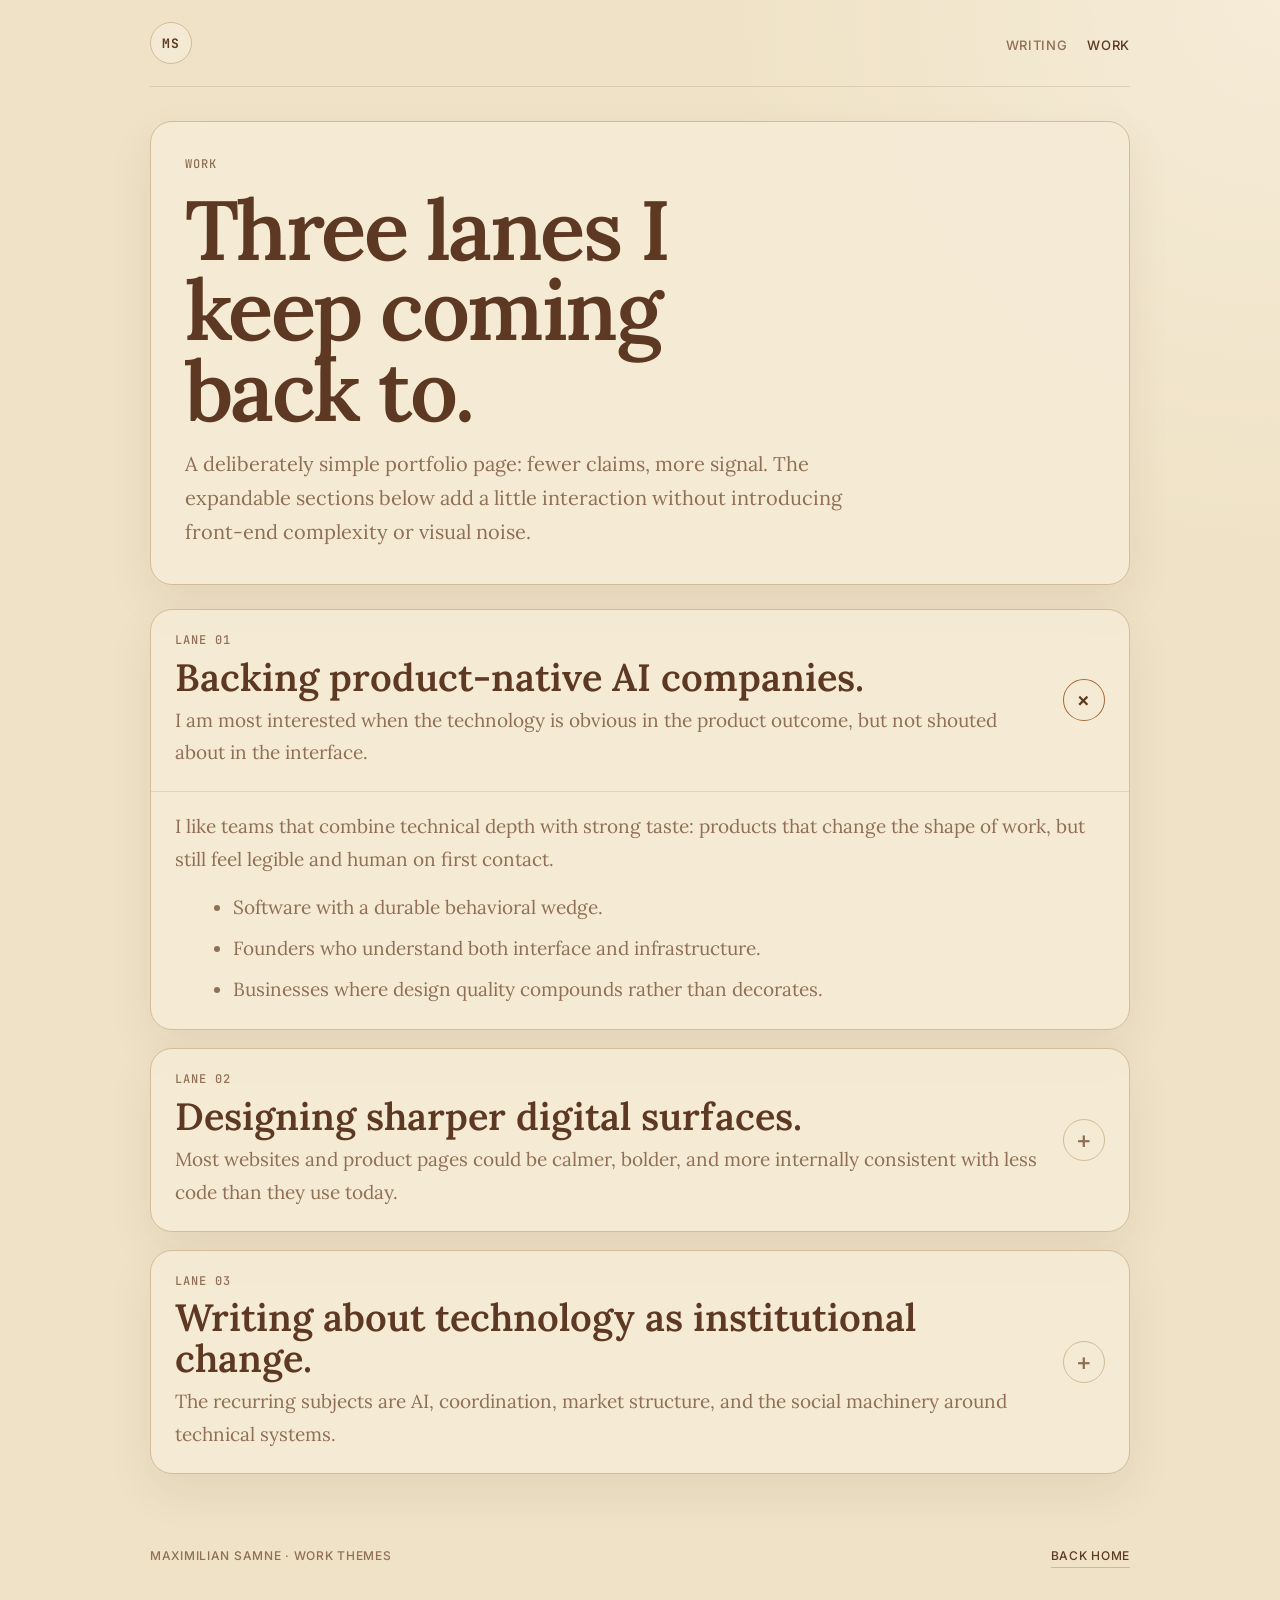
<file: docs/work/index.html>
<!DOCTYPE html>
<html lang="en">
<head>
  <meta charset="UTF-8">
  <meta name="viewport" content="width=device-width, initial-scale=1.0">
  <title>Work — Maximilian Samne</title>
  <link rel="preconnect" href="https://fonts.googleapis.com">
  <link rel="preconnect" href="https://fonts.gstatic.com" crossorigin>
  <link href="https://fonts.googleapis.com/css2?family=Inter:wght@400;500;600;700&family=JetBrains+Mono:wght@400;500;700&family=Lora:ital,wght@0,400;0,500;0,600;0,700;1,400;1,500&display=swap" rel="stylesheet">
  <style>
    :root {
      --bg: #efe2c6;
      --surface: #f6ecd7;
      --ink: #5d3823;
      --ink-muted: #8f6f56;
      --accent: #a46738;
      --border: #d3bc98;
      --paper: #fff9ef;
      --bg-rgb: 239, 226, 198;
      --surface-rgb: 246, 236, 215;
      --ink-rgb: 93, 56, 35;
      --ink-muted-rgb: 143, 111, 86;
      --accent-rgb: 164, 103, 56;
      --border-rgb: 211, 188, 152;
      --paper-rgb: 255, 249, 239;
      --surface-card: rgba(var(--surface-rgb), 0.86);
      --surface-raised: rgba(var(--surface-rgb), 0.84);
      --line-soft: rgba(var(--ink-rgb), 0.14);
      --line-faint: rgba(var(--ink-rgb), 0.12);
      --glow: rgba(var(--paper-rgb), 0.42);
      --rule-accent: rgba(var(--accent-rgb), 0.35);
      --shadow: 0 18px 45px rgba(var(--ink-rgb), 0.08);
      --max-width: 980px;
    }

    * { box-sizing: border-box; }

    body {
      margin: 0;
      background:
        radial-gradient(circle at top right, var(--glow), transparent 28%),
        var(--bg);
      color: var(--ink);
      font: 400 19px/1.72 "Lora", serif;
    }

    a {
      color: inherit;
      text-decoration: none;
    }

    .site-shell {
      width: min(var(--max-width), calc(100% - 32px));
      margin: 0 auto;
    }

    nav {
      display: flex;
      justify-content: space-between;
      align-items: center;
      gap: 24px;
      padding: 22px 0;
      border-bottom: 1px solid var(--line-soft);
    }

    nav .wordmark {
      display: inline-flex;
      align-items: center;
      justify-content: center;
      width: 42px;
      height: 42px;
      border: 1px solid var(--border);
      border-radius: 50%;
      background: var(--surface-raised);
      font: 700 13px/1 "JetBrains Mono", monospace;
      letter-spacing: 0.08em;
    }

    nav ul {
      display: flex;
      gap: 20px;
      margin: 0;
      padding: 0;
      list-style: none;
    }

    nav ul a {
      color: var(--ink-muted);
      font: 500 13px/1 "Inter", sans-serif;
      letter-spacing: 0.05em;
      text-transform: uppercase;
    }

    nav ul a:hover,
    nav ul a[aria-current="page"] {
      color: var(--ink);
    }

    main {
      padding: 34px 0 72px;
      display: grid;
      gap: 24px;
    }

    .hero,
    details {
      border: 1px solid var(--border);
      border-radius: 22px;
      background: var(--surface-card);
      box-shadow: var(--shadow);
    }

    .hero {
      padding: 34px;
      display: grid;
      gap: 16px;
    }

    .eyebrow {
      margin: 0;
      color: var(--ink-muted);
      font: 500 12px/1.4 "JetBrains Mono", monospace;
      letter-spacing: 0.08em;
      text-transform: uppercase;
    }

    h1 {
      margin: 0;
      max-width: 10ch;
      font: 600 clamp(54px, 10vw, 84px)/0.96 "Lora", serif;
      letter-spacing: -0.03em;
    }

    .hero p:last-child {
      max-width: 44rem;
      margin: 0;
      color: var(--ink-muted);
      font-size: 20px;
    }

    .stack {
      display: grid;
      gap: 18px;
    }

    details {
      padding: 0;
      overflow: hidden;
    }

    summary {
      list-style: none;
      cursor: pointer;
      padding: 22px 24px;
      display: grid;
      grid-template-columns: minmax(0, 1fr) auto;
      gap: 18px;
      align-items: center;
    }

    summary::-webkit-details-marker { display: none; }

    .summary-copy h2 {
      margin: 8px 0 6px;
      font: 600 clamp(28px, 4vw, 38px)/1.08 "Lora", serif;
    }

    .summary-copy p {
      margin: 0;
      color: var(--ink-muted);
    }

    .toggle {
      display: inline-flex;
      align-items: center;
      justify-content: center;
      width: 42px;
      height: 42px;
      border: 1px solid var(--border);
      border-radius: 50%;
      color: var(--ink-muted);
      font: 500 24px/1 "Inter", sans-serif;
      transition: transform 0.2s ease, border-color 0.2s ease, color 0.2s ease;
    }

    details[open] .toggle {
      transform: rotate(45deg);
      color: var(--ink);
      border-color: var(--accent);
    }

    .details-body {
      padding: 0 24px 24px;
      border-top: 1px solid var(--line-faint);
    }

    .details-body p {
      margin: 18px 0 0;
      color: var(--ink-muted);
    }

    .details-body ul {
      margin: 16px 0 0 18px;
      color: var(--ink-muted);
    }

    .details-body li + li { margin-top: 8px; }

    footer {
      display: flex;
      justify-content: space-between;
      gap: 16px;
      padding: 0 0 40px;
      color: var(--ink-muted);
      font: 500 12px/1.6 "Inter", sans-serif;
      text-transform: uppercase;
      letter-spacing: 0.06em;
    }

    footer a {
      color: var(--ink);
      border-bottom: 1px solid var(--rule-accent);
      padding-bottom: 2px;
    }

    @media (max-width: 640px) {
      .site-shell { width: min(var(--max-width), calc(100% - 20px)); }

      nav {
        flex-direction: column;
        align-items: flex-start;
      }

      nav ul {
        flex-wrap: wrap;
        gap: 14px;
      }

      .hero,
      summary,
      .details-body {
        padding-left: 20px;
        padding-right: 20px;
      }

      footer {
        flex-direction: column;
      }
    }
  </style>
</head>
<body>
  <div class="site-shell">
    <nav>
      <a class="wordmark" href="/one/">MS</a>
      <ul>
        <li><a href="/one/writing">Writing</a></li>
        <li><a href="/one/work" aria-current="page">Work</a></li>
      </ul>
    </nav>

    <main>
      <section class="hero">
        <p class="eyebrow">Work</p>
        <h1>Three lanes I keep coming back to.</h1>
        <p>A deliberately simple portfolio page: fewer claims, more signal. The expandable sections below add a little interaction without introducing front-end complexity or visual noise.</p>
      </section>

      <section class="stack" aria-label="Work themes">
        <details open>
          <summary>
            <div class="summary-copy">
              <p class="eyebrow">Lane 01</p>
              <h2>Backing product-native AI companies.</h2>
              <p>I am most interested when the technology is obvious in the product outcome, but not shouted about in the interface.</p>
            </div>
            <span class="toggle" aria-hidden="true">+</span>
          </summary>
          <div class="details-body">
            <p>I like teams that combine technical depth with strong taste: products that change the shape of work, but still feel legible and human on first contact.</p>
            <ul>
              <li>Software with a durable behavioral wedge.</li>
              <li>Founders who understand both interface and infrastructure.</li>
              <li>Businesses where design quality compounds rather than decorates.</li>
            </ul>
          </div>
        </details>

        <details>
          <summary>
            <div class="summary-copy">
              <p class="eyebrow">Lane 02</p>
              <h2>Designing sharper digital surfaces.</h2>
              <p>Most websites and product pages could be calmer, bolder, and more internally consistent with less code than they use today.</p>
            </div>
            <span class="toggle" aria-hidden="true">+</span>
          </summary>
          <div class="details-body">
            <p>My bias is toward strong typographic systems, shallow component sets, and tiny moments of interactivity that help orientation instead of begging for attention.</p>
            <ul>
              <li>Plain HTML and CSS where possible.</li>
              <li>One visual language across pages.</li>
              <li>Just enough interaction to make the site feel alive.</li>
            </ul>
          </div>
        </details>

        <details>
          <summary>
            <div class="summary-copy">
              <p class="eyebrow">Lane 03</p>
              <h2>Writing about technology as institutional change.</h2>
              <p>The recurring subjects are AI, coordination, market structure, and the social machinery around technical systems.</p>
            </div>
            <span class="toggle" aria-hidden="true">+</span>
          </summary>
          <div class="details-body">
            <p>The best essays are usually the ones that take a seemingly technical topic and show the human structure hidden underneath it.</p>
            <ul>
              <li><a href="/one/writing/silicon-sociology.html">Silicon Sociology</a> is the clearest current example.</li>
              <li>The writing section is designed to hold more essays without changing the system.</li>
              <li>The ambition is a body of work, not a content calendar.</li>
            </ul>
          </div>
        </details>
      </section>
    </main>

    <footer>
      <span>Maximilian Samne · Work themes</span>
      <a href="/one/">Back home</a>
    </footer>
  </div>
</body>
</html>
</file>
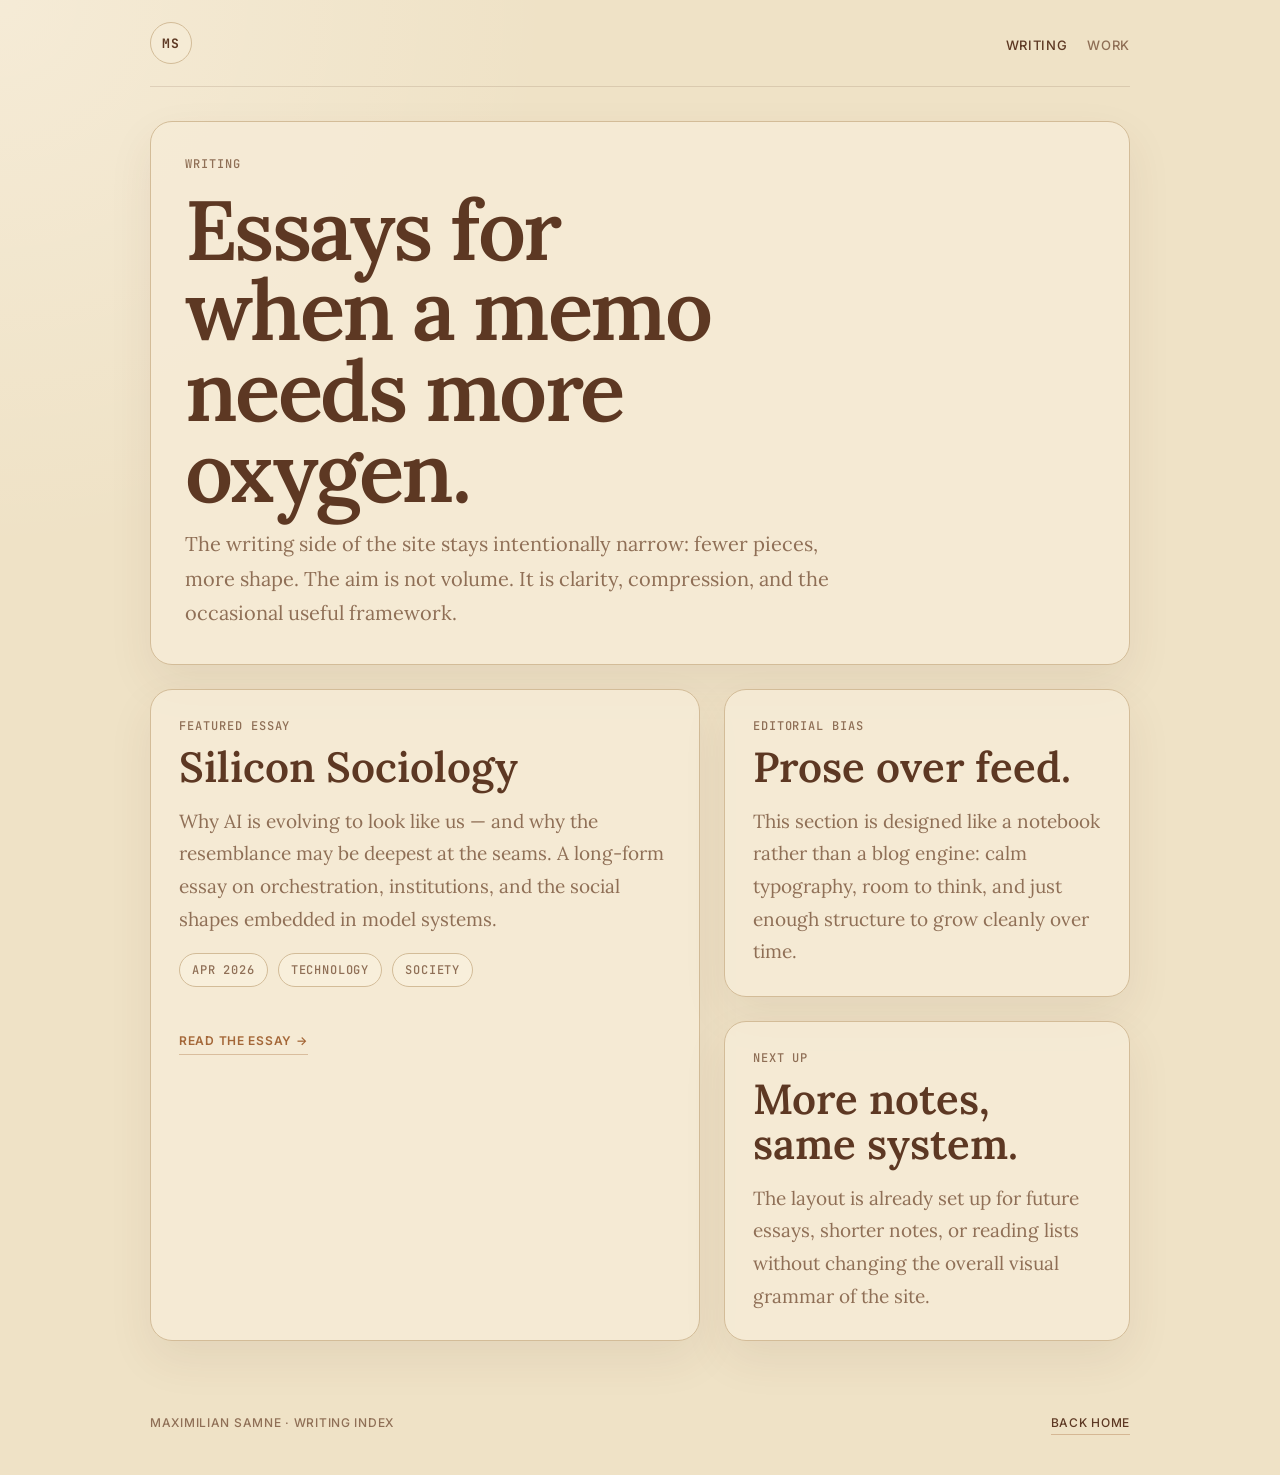
<file: docs/writing/index.html>
<!DOCTYPE html>
<html lang="en">
<head>
  <meta charset="UTF-8">
  <meta name="viewport" content="width=device-width, initial-scale=1.0">
  <title>Writing — Maximilian Samne</title>
  <link rel="preconnect" href="https://fonts.googleapis.com">
  <link rel="preconnect" href="https://fonts.gstatic.com" crossorigin>
  <link href="https://fonts.googleapis.com/css2?family=Inter:wght@400;500;600;700&family=JetBrains+Mono:wght@400;500;700&family=Lora:ital,wght@0,400;0,500;0,600;0,700;1,400;1,500&display=swap" rel="stylesheet">
  <style>
    :root {
      --bg: #efe2c6;
      --surface: #f6ecd7;
      --ink: #5d3823;
      --ink-muted: #8f6f56;
      --accent: #a46738;
      --border: #d3bc98;
      --paper: #fff9ef;
      --bg-rgb: 239, 226, 198;
      --surface-rgb: 246, 236, 215;
      --ink-rgb: 93, 56, 35;
      --ink-muted-rgb: 143, 111, 86;
      --accent-rgb: 164, 103, 56;
      --border-rgb: 211, 188, 152;
      --paper-rgb: 255, 249, 239;
      --surface-card: rgba(var(--surface-rgb), 0.86);
      --surface-chip: rgba(var(--paper-rgb), 0.25);
      --glow: rgba(var(--paper-rgb), 0.4);
      --line-soft: rgba(var(--ink-rgb), 0.14);
      --rule-accent: rgba(var(--accent-rgb), 0.35);
      --shadow: 0 18px 45px rgba(var(--ink-rgb), 0.08);
      --max-width: 980px;
    }

    * { box-sizing: border-box; }

    body {
      margin: 0;
      background:
        radial-gradient(circle at top left, var(--glow), transparent 28%),
        var(--bg);
      color: var(--ink);
      font: 400 19px/1.72 "Lora", serif;
    }

    a {
      color: inherit;
      text-decoration: none;
    }

    .site-shell {
      width: min(var(--max-width), calc(100% - 32px));
      margin: 0 auto;
    }

    nav {
      display: flex;
      justify-content: space-between;
      align-items: center;
      gap: 24px;
      padding: 22px 0;
      border-bottom: 1px solid var(--line-soft);
    }

    nav .wordmark {
      display: inline-flex;
      align-items: center;
      justify-content: center;
      width: 42px;
      height: 42px;
      border: 1px solid var(--border);
      border-radius: 50%;
      background: rgba(var(--surface-rgb), 0.84);
      font: 700 13px/1 "JetBrains Mono", monospace;
      letter-spacing: 0.08em;
    }

    nav ul {
      display: flex;
      gap: 20px;
      margin: 0;
      padding: 0;
      list-style: none;
    }

    nav ul a {
      color: var(--ink-muted);
      font: 500 13px/1 "Inter", sans-serif;
      letter-spacing: 0.05em;
      text-transform: uppercase;
    }

    nav ul a:hover,
    nav ul a[aria-current="page"] {
      color: var(--ink);
    }

    main {
      padding: 34px 0 72px;
      display: grid;
      gap: 24px;
    }

    .hero,
    .entry,
    .note {
      border: 1px solid var(--border);
      border-radius: 22px;
      background: var(--surface-card);
      box-shadow: var(--shadow);
    }

    .hero {
      padding: 34px;
      display: grid;
      gap: 16px;
    }

    .eyebrow {
      margin: 0;
      color: var(--ink-muted);
      font: 500 12px/1.4 "JetBrains Mono", monospace;
      letter-spacing: 0.08em;
      text-transform: uppercase;
    }

    h1 {
      margin: 0;
      max-width: 10ch;
      font: 600 clamp(54px, 10vw, 84px)/0.96 "Lora", serif;
      letter-spacing: -0.03em;
    }

    .hero p:last-child {
      max-width: 42rem;
      margin: 0;
      color: var(--ink-muted);
      font-size: 20px;
    }

    .entry-grid {
      display: grid;
      grid-template-columns: minmax(0, 1.15fr) minmax(280px, 0.85fr);
      gap: 24px;
    }

    .entry,
    .note {
      padding: 28px;
    }

    .entry h2,
    .note h2 {
      margin: 10px 0 14px;
      font: 600 clamp(32px, 5vw, 42px)/1.08 "Lora", serif;
    }

    .entry p,
    .note p {
      margin: 0;
      color: var(--ink-muted);
    }

    .entry-meta {
      display: flex;
      flex-wrap: wrap;
      gap: 10px;
      margin: 18px 0 22px;
    }

    .chip {
      display: inline-flex;
      align-items: center;
      min-height: 34px;
      padding: 0 12px;
      border: 1px solid var(--border);
      border-radius: 999px;
      background: var(--surface-chip);
      color: var(--ink-muted);
      font: 500 12px/1 "JetBrains Mono", monospace;
      text-transform: uppercase;
      letter-spacing: 0.07em;
    }

    .entry-link {
      display: inline-flex;
      align-items: center;
      gap: 10px;
      margin-top: 24px;
      color: var(--accent);
      font: 600 12px/1.4 "Inter", sans-serif;
      letter-spacing: 0.06em;
      text-transform: uppercase;
      border-bottom: 1px solid var(--rule-accent);
      padding-bottom: 4px;
    }

    .entry-link:hover { color: var(--ink); }

    .stack {
      display: grid;
      gap: 24px;
    }

    footer {
      display: flex;
      justify-content: space-between;
      gap: 16px;
      padding: 0 0 40px;
      color: var(--ink-muted);
      font: 500 12px/1.6 "Inter", sans-serif;
      text-transform: uppercase;
      letter-spacing: 0.06em;
    }

    footer a {
      color: var(--ink);
      border-bottom: 1px solid var(--rule-accent);
      padding-bottom: 2px;
    }

    @media (max-width: 860px) {
      .entry-grid {
        grid-template-columns: 1fr;
      }
    }

    @media (max-width: 640px) {
      .site-shell { width: min(var(--max-width), calc(100% - 20px)); }

      nav {
        flex-direction: column;
        align-items: flex-start;
      }

      nav ul {
        flex-wrap: wrap;
        gap: 14px;
      }

      .hero,
      .entry,
      .note {
        padding: 24px;
      }

      footer {
        flex-direction: column;
      }
    }
  </style>
</head>
<body>
  <div class="site-shell">
    <nav>
      <a class="wordmark" href="/one/">MS</a>
      <ul>
        <li><a href="/one/writing" aria-current="page">Writing</a></li>
        <li><a href="/one/work">Work</a></li>
      </ul>
    </nav>

    <main>
      <section class="hero">
        <p class="eyebrow">Writing</p>
        <h1>Essays for when a memo needs more oxygen.</h1>
        <p>The writing side of the site stays intentionally narrow: fewer pieces, more shape. The aim is not volume. It is clarity, compression, and the occasional useful framework.</p>
      </section>

      <section class="entry-grid" aria-label="Writing overview">
        <article class="entry">
          <p class="eyebrow">Featured essay</p>
          <h2>Silicon Sociology</h2>
          <p>Why AI is evolving to look like us — and why the resemblance may be deepest at the seams. A long-form essay on orchestration, institutions, and the social shapes embedded in model systems.</p>
          <div class="entry-meta" aria-label="Essay metadata">
            <span class="chip">Apr 2026</span>
            <span class="chip">Technology</span>
            <span class="chip">Society</span>
          </div>
          <a class="entry-link" href="/one/writing/silicon-sociology.html">Read the essay →</a>
        </article>

        <div class="stack">
          <aside class="note">
            <p class="eyebrow">Editorial bias</p>
            <h2>Prose over feed.</h2>
            <p>This section is designed like a notebook rather than a blog engine: calm typography, room to think, and just enough structure to grow cleanly over time.</p>
          </aside>
          <aside class="note">
            <p class="eyebrow">Next up</p>
            <h2>More notes, same system.</h2>
            <p>The layout is already set up for future essays, shorter notes, or reading lists without changing the overall visual grammar of the site.</p>
          </aside>
        </div>
      </section>
    </main>

    <footer>
      <span>Maximilian Samne · Writing index</span>
      <a href="/one/">Back home</a>
    </footer>
  </div>
</body>
</html>
</file>
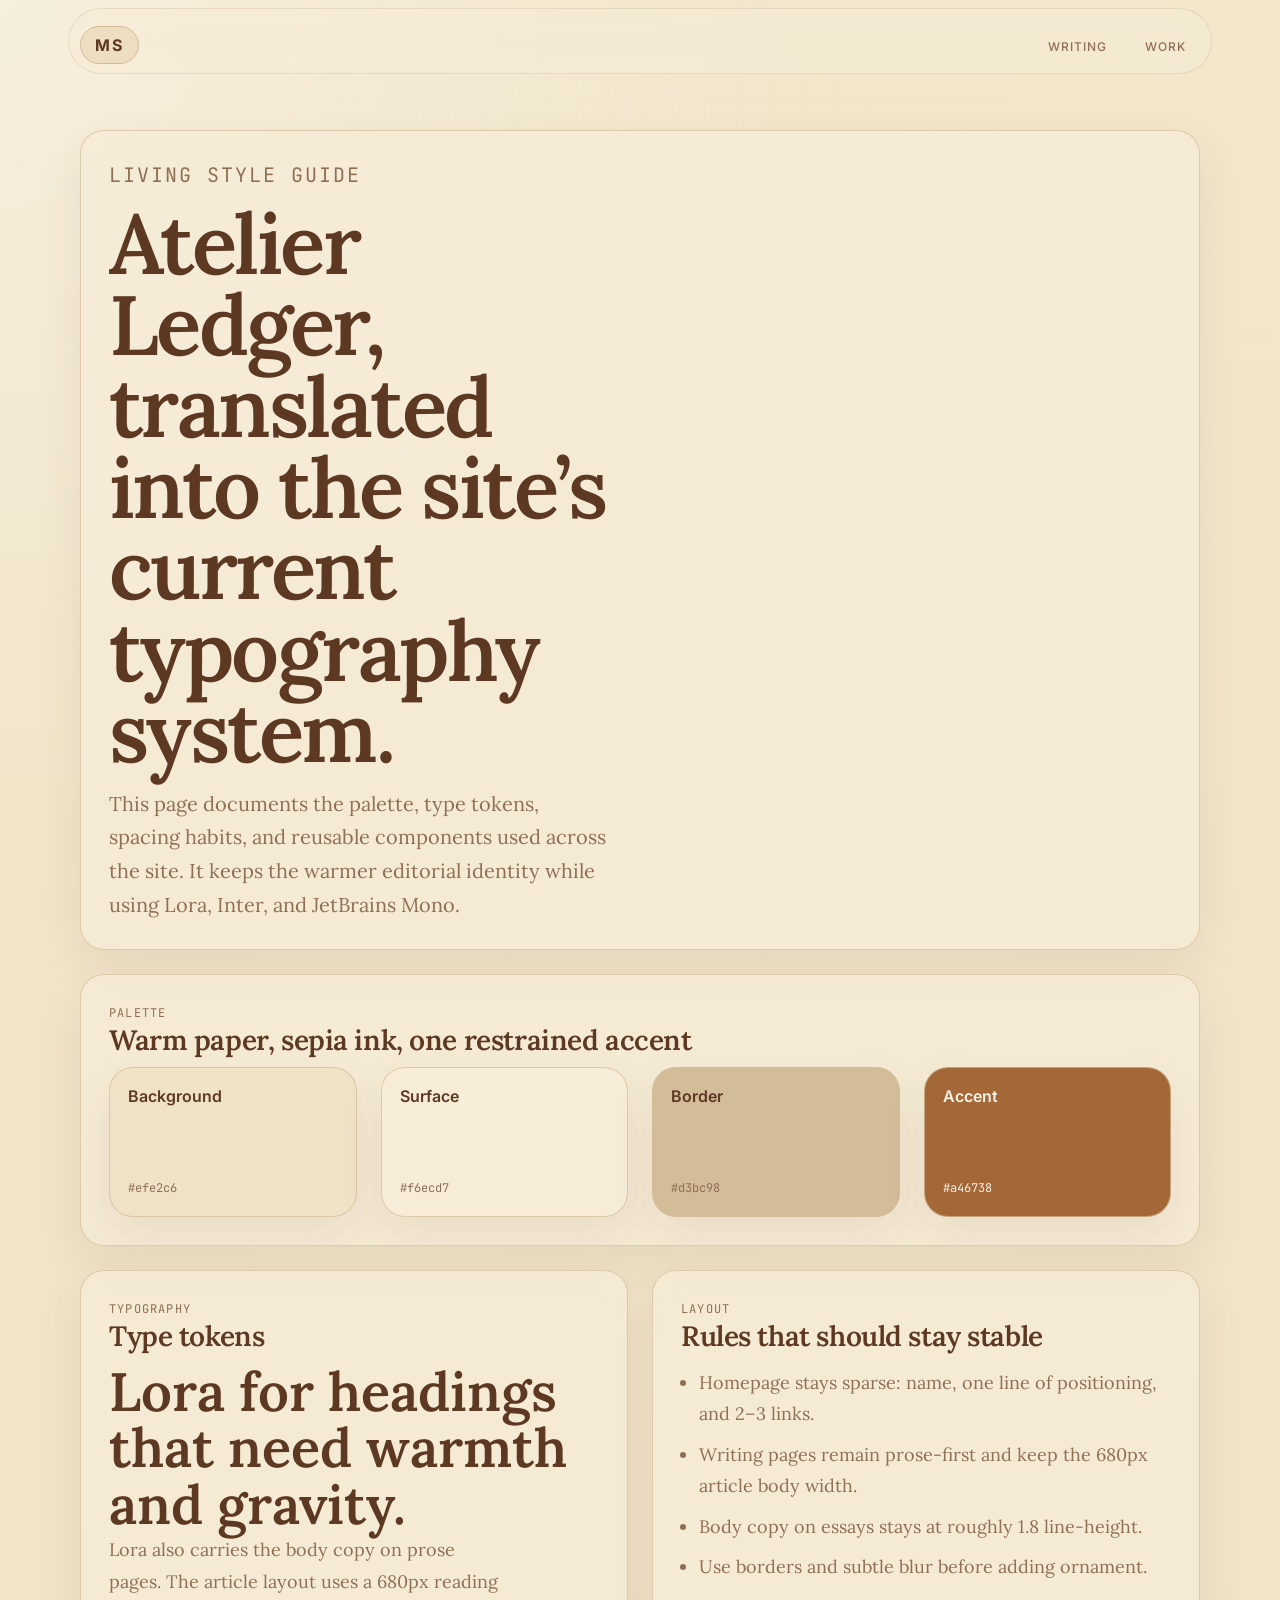
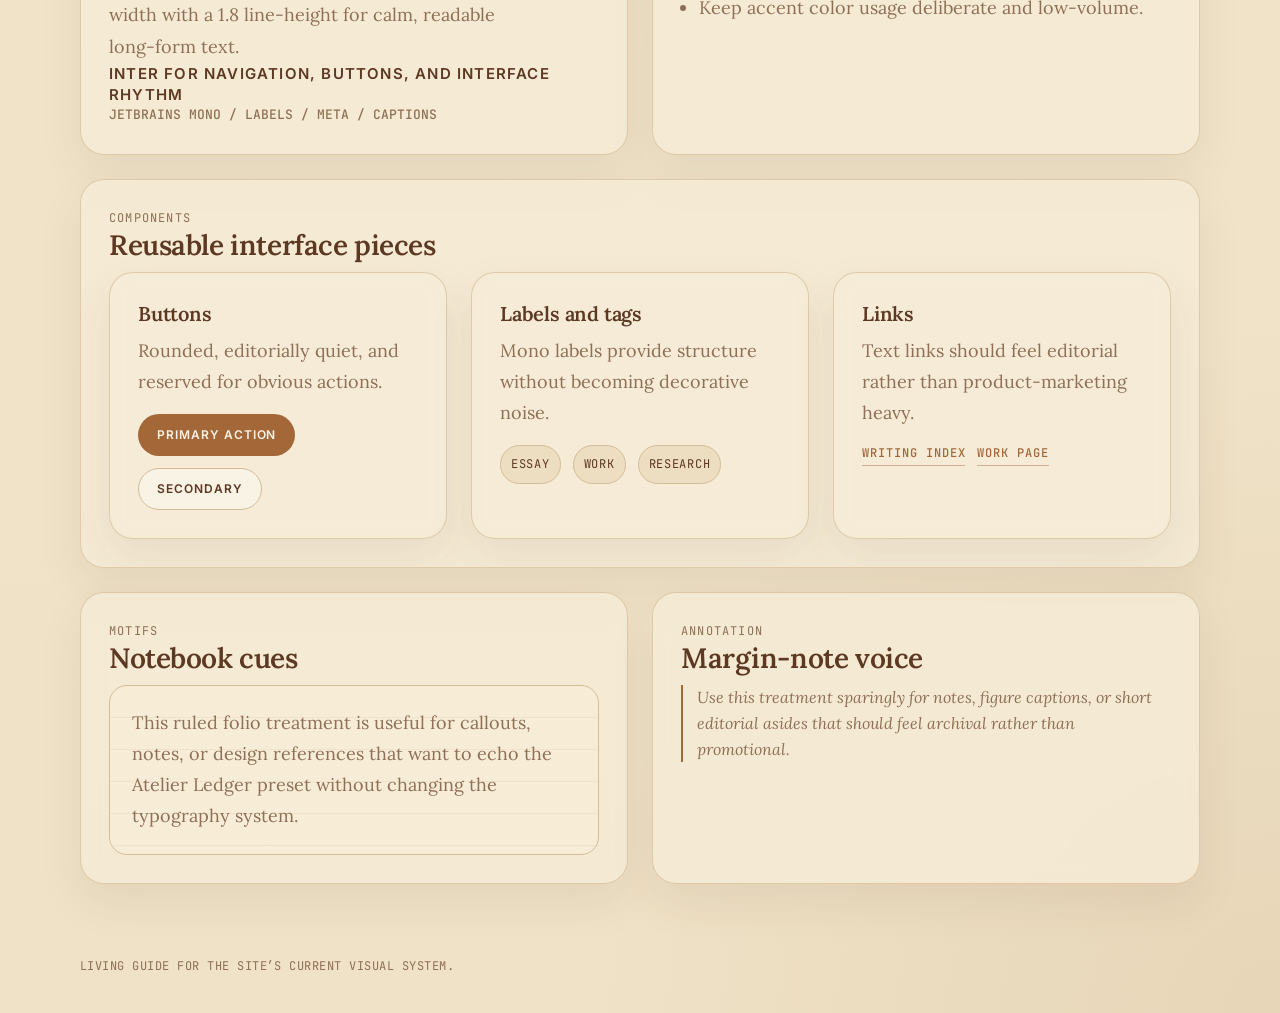
<file: docs/design.html>
<!DOCTYPE html>
<html lang="en">
<head>
  <meta charset="UTF-8">
  <meta name="viewport" content="width=device-width, initial-scale=1.0">
  <title>Design · Maximilian Samne</title>
  <link rel="preconnect" href="https://fonts.googleapis.com">
  <link rel="preconnect" href="https://fonts.gstatic.com" crossorigin>
  <link href="https://fonts.googleapis.com/css2?family=Inter:wght@400;500;600;700&family=JetBrains+Mono:wght@400;500&family=Lora:wght@400;500;600;700&display=swap" rel="stylesheet">
  <style>
    :root {
      --bg: #efe2c6;
      --surface: #f6ecd7;
      --surface-soft: rgba(246, 236, 215, 0.82);
      --ink: #5d3823;
      --ink-muted: #8f6f56;
      --accent: #a46738;
      --accent-strong: #8d5428;
      --border: #d3bc98;
      --shadow: 0 18px 45px rgba(93, 56, 35, 0.08);
      --radius-lg: 24px;
      --radius-md: 18px;
      --max-width: 1120px;
      --font-serif: "Lora", serif;
      --font-ui: "Inter", sans-serif;
      --font-mono: "JetBrains Mono", monospace;
    }

    * { box-sizing: border-box; }
    html { scroll-behavior: smooth; }

    body {
      margin: 0;
      color: var(--ink);
      background:
        radial-gradient(circle at top left, rgba(255,255,255,0.35), transparent 28%),
        radial-gradient(circle at bottom right, rgba(164,103,56,0.10), transparent 24%),
        linear-gradient(180deg, #f2e6cb 0%, var(--bg) 100%);
      font: 400 18px/1.72 var(--font-serif);
    }

    body::before {
      content: "";
      position: fixed;
      inset: 0;
      pointer-events: none;
      background-image: linear-gradient(rgba(93,56,35,0.03) 1px, transparent 1px), linear-gradient(90deg, rgba(93,56,35,0.03) 1px, transparent 1px);
      background-size: 32px 32px;
      mask-image: radial-gradient(circle at center, black 30%, transparent 82%);
      opacity: 0.4;
    }

    a { color: inherit; }

    nav {
      width: min(calc(100% - 32px), var(--max-width));
      margin: 0 auto;
      padding: 26px 0 18px;
      display: flex;
      align-items: center;
      justify-content: space-between;
      gap: 24px;
      position: sticky;
      top: 0;
      z-index: 10;
      backdrop-filter: blur(14px);
    }

    nav::before {
      content: "";
      position: absolute;
      inset: 8px -12px;
      border: 1px solid rgba(163, 126, 85, 0.18);
      border-radius: 999px;
      background: rgba(246, 236, 215, 0.52);
      z-index: -1;
    }

    nav .wordmark {
      font: 700 16px/1 var(--font-ui);
      letter-spacing: 0.12em;
      text-decoration: none;
      padding: 10px 14px;
      border-radius: 999px;
      background: rgba(234, 216, 184, 0.75);
      border: 1px solid var(--border);
      text-transform: uppercase;
    }

    nav ul {
      list-style: none;
      display: flex;
      gap: 10px;
      margin: 0;
      padding: 0;
    }

    nav li a {
      text-decoration: none;
      color: var(--ink-muted);
      font: 500 12px/1 var(--font-ui);
      text-transform: uppercase;
      letter-spacing: 0.08em;
      padding: 11px 14px;
      border-radius: 999px;
      transition: color 180ms ease, background 180ms ease, transform 180ms ease;
    }

    nav li a:hover,
    nav li a:focus-visible {
      color: var(--ink);
      background: rgba(234, 216, 184, 0.8);
      outline: none;
      transform: translateY(-1px);
    }

    main {
      width: min(calc(100% - 32px), var(--max-width));
      margin: 0 auto;
      padding: 48px 0 72px;
      display: grid;
      gap: 24px;
      position: relative;
    }

    .hero,
    .panel,
    .swatch,
    .type-card,
    .component-card,
    .spec-card {
      position: relative;
      overflow: hidden;
      background: var(--surface-soft);
      border: 1px solid rgba(211, 188, 152, 0.7);
      border-radius: var(--radius-lg);
      box-shadow: var(--shadow);
      backdrop-filter: blur(10px);
    }

    .hero,
    .panel,
    .type-card,
    .component-card,
    .spec-card {
      padding: 28px;
    }

    .eyebrow,
    .mini,
    .chip,
    .code,
    footer {
      font-family: var(--font-mono);
    }

    .eyebrow,
    .mini {
      margin: 0;
      font-size: 12px;
      letter-spacing: 0.1em;
      text-transform: uppercase;
      color: var(--ink-muted);
    }

    h1 {
      margin: 10px 0 14px;
      font: 600 clamp(46px, 7vw, 84px)/0.97 var(--font-serif);
      letter-spacing: -0.03em;
      max-width: 10ch;
    }

    h2 {
      margin: 0 0 10px;
      font: 600 28px/1.2 var(--font-serif);
      letter-spacing: -0.015em;
    }

    h3 {
      margin: 0 0 10px;
      font: 600 20px/1.25 var(--font-serif);
      letter-spacing: -0.01em;
    }

    p,
    li {
      margin: 0;
      color: var(--ink-muted);
    }

    .hero p {
      max-width: 42ch;
      font-size: 20px;
      line-height: 1.68;
    }

    .grid-2,
    .grid-3,
    .grid-4 {
      display: grid;
      gap: 24px;
    }

    .grid-2 { grid-template-columns: repeat(2, minmax(0, 1fr)); }
    .grid-3 { grid-template-columns: repeat(3, minmax(0, 1fr)); }
    .grid-4 { grid-template-columns: repeat(4, minmax(0, 1fr)); }

    .swatch {
      min-height: 150px;
      padding: 18px;
      display: flex;
      flex-direction: column;
      justify-content: space-between;
    }

    .swatch strong {
      font: 600 16px/1.3 var(--font-ui);
      color: var(--ink);
    }

    .code {
      font-size: 12px;
      color: var(--ink-muted);
    }

    .type-sample-serif {
      font: 600 clamp(34px, 5vw, 54px)/1.05 var(--font-serif);
      color: var(--ink);
    }

    .type-sample-body {
      font: 400 18px/1.8 var(--font-serif);
      max-width: 36ch;
    }

    .type-sample-ui {
      font: 600 15px/1.4 var(--font-ui);
      text-transform: uppercase;
      letter-spacing: 0.08em;
      color: var(--ink);
    }

    .type-sample-mono {
      font: 500 13px/1.6 var(--font-mono);
      color: var(--ink-muted);
    }

    .chip-row,
    .button-row,
    .link-row {
      display: flex;
      flex-wrap: wrap;
      gap: 12px;
      margin-top: 16px;
    }

    .chip {
      display: inline-flex;
      align-items: center;
      padding: 8px 10px;
      border: 1px solid var(--border);
      border-radius: 999px;
      background: rgba(234, 216, 184, 0.65);
      font-size: 12px;
      text-transform: uppercase;
      letter-spacing: 0.06em;
      color: var(--ink);
    }

    .button {
      display: inline-flex;
      align-items: center;
      gap: 10px;
      padding: 14px 18px;
      border-radius: 999px;
      border: 1px solid var(--border);
      text-decoration: none;
      text-transform: uppercase;
      letter-spacing: 0.08em;
      font: 600 12px/1 var(--font-ui);
      transition: transform 180ms ease, background 180ms ease, border-color 180ms ease;
    }

    .button.primary {
      background: var(--accent);
      color: #f8f2e7;
      border-color: transparent;
    }

    .button.secondary {
      background: rgba(255,255,255,0.35);
      color: var(--ink);
    }

    .button:hover,
    .button:focus-visible {
      transform: translateY(-2px);
      outline: none;
    }

    .button.primary:hover,
    .button.primary:focus-visible {
      background: var(--accent-strong);
    }

    .button.secondary:hover,
    .button.secondary:focus-visible {
      background: rgba(234, 216, 184, 0.85);
      border-color: rgba(163, 126, 85, 0.45);
    }

    .text-link {
      font: 500 12px/1.4 var(--font-mono);
      text-transform: uppercase;
      letter-spacing: 0.08em;
      text-decoration: none;
      color: var(--accent);
      padding-bottom: 3px;
      border-bottom: 1px solid rgba(164,103,56,0.45);
    }

    .text-link:hover,
    .text-link:focus-visible {
      color: var(--accent-strong);
      border-bottom-color: var(--accent-strong);
      outline: none;
    }

    .folio {
      padding: 22px;
      border: 1px solid var(--border);
      border-radius: 18px;
      background:
        repeating-linear-gradient(180deg, rgba(246, 236, 215, 0.9), rgba(246, 236, 215, 0.9) 31px, rgba(93, 56, 35, 0.04) 31px, rgba(93, 56, 35, 0.04) 32px);
    }

    .margin-note {
      padding-left: 14px;
      border-left: 2px solid var(--accent);
      font: italic 16px/1.6 var(--font-serif);
      color: var(--ink-muted);
    }

    .spec-list {
      margin: 14px 0 0 18px;
      padding: 0;
      display: grid;
      gap: 10px;
    }

    footer {
      width: min(calc(100% - 32px), var(--max-width));
      margin: 0 auto 36px;
      color: var(--ink-muted);
      font-size: 12px;
      letter-spacing: 0.04em;
      text-transform: uppercase;
    }

    @media (max-width: 980px) {
      .grid-4,
      .grid-3,
      .grid-2 {
        grid-template-columns: 1fr 1fr;
      }
    }

    @media (max-width: 720px) {
      body { font-size: 17px; }

      nav {
        width: min(calc(100% - 24px), var(--max-width));
        padding-top: 18px;
        align-items: flex-start;
        flex-direction: column;
      }

      nav::before { inset: 0; border-radius: 28px; }
      nav ul { flex-wrap: wrap; }

      main,
      footer {
        width: min(calc(100% - 24px), var(--max-width));
      }

      .hero,
      .panel,
      .type-card,
      .component-card,
      .spec-card {
        padding: 22px;
      }

      .grid-4,
      .grid-3,
      .grid-2 {
        grid-template-columns: 1fr;
      }

      h1 {
        font-size: clamp(42px, 14vw, 68px);
      }
    }
  </style>
</head>
<body>
  <nav>
    <a class="wordmark" href="/one/">MS</a>
    <ul>
      <li><a href="/one/writing">Writing</a></li>
      <li><a href="/one/work">Work</a></li>
    </ul>
  </nav>

  <main>
    <section class="hero">
      <p class="eyebrow">Living style guide</p>
      <h1>Atelier Ledger, translated into the site’s current typography system.</h1>
      <p>This page documents the palette, type tokens, spacing habits, and reusable components used across the site. It keeps the warmer editorial identity while using Lora, Inter, and JetBrains Mono.</p>
    </section>

    <section class="panel">
      <p class="mini">Palette</p>
      <h2>Warm paper, sepia ink, one restrained accent</h2>
      <div class="grid-4">
        <div class="swatch" style="background:#efe2c6;">
          <strong>Background</strong>
          <span class="code">#efe2c6</span>
        </div>
        <div class="swatch" style="background:#f6ecd7;">
          <strong>Surface</strong>
          <span class="code">#f6ecd7</span>
        </div>
        <div class="swatch" style="background:#d3bc98;">
          <strong>Border</strong>
          <span class="code">#d3bc98</span>
        </div>
        <div class="swatch" style="background:#a46738; color:#f8f2e7;">
          <strong style="color:#f8f2e7;">Accent</strong>
          <span class="code" style="color:#f8f2e7;">#a46738</span>
        </div>
      </div>
    </section>

    <section class="grid-2">
      <article class="type-card">
        <p class="mini">Typography</p>
        <h2>Type tokens</h2>
        <div class="type-sample-serif">Lora for headings that need warmth and gravity.</div>
        <p class="type-sample-body">Lora also carries the body copy on prose pages. The article layout uses a 680px reading width with a 1.8 line-height for calm, readable long-form text.</p>
        <div class="type-sample-ui">Inter for navigation, buttons, and interface rhythm</div>
        <div class="type-sample-mono">JETBRAINS MONO / LABELS / META / CAPTIONS</div>
      </article>

      <article class="spec-card">
        <p class="mini">Layout</p>
        <h2>Rules that should stay stable</h2>
        <ul class="spec-list">
          <li>Homepage stays sparse: name, one line of positioning, and 2–3 links.</li>
          <li>Writing pages remain prose-first and keep the 680px article body width.</li>
          <li>Body copy on essays stays at roughly 1.8 line-height.</li>
          <li>Use borders and subtle blur before adding ornament.</li>
          <li>Keep accent color usage deliberate and low-volume.</li>
        </ul>
      </article>
    </section>

    <section class="panel">
      <p class="mini">Components</p>
      <h2>Reusable interface pieces</h2>
      <div class="grid-3">
        <article class="component-card">
          <h3>Buttons</h3>
          <p>Rounded, editorially quiet, and reserved for obvious actions.</p>
          <div class="button-row">
            <a class="button primary" href="#">Primary action</a>
            <a class="button secondary" href="#">Secondary</a>
          </div>
        </article>

        <article class="component-card">
          <h3>Labels and tags</h3>
          <p>Mono labels provide structure without becoming decorative noise.</p>
          <div class="chip-row">
            <span class="chip">Essay</span>
            <span class="chip">Work</span>
            <span class="chip">Research</span>
          </div>
        </article>

        <article class="component-card">
          <h3>Links</h3>
          <p>Text links should feel editorial rather than product-marketing heavy.</p>
          <div class="link-row">
            <a class="text-link" href="/one/writing">Writing index</a>
            <a class="text-link" href="/one/work">Work page</a>
          </div>
        </article>
      </div>
    </section>

    <section class="grid-2">
      <article class="panel">
        <p class="mini">Motifs</p>
        <h2>Notebook cues</h2>
        <div class="folio">
          <p>This ruled folio treatment is useful for callouts, notes, or design references that want to echo the Atelier Ledger preset without changing the typography system.</p>
        </div>
      </article>

      <article class="panel">
        <p class="mini">Annotation</p>
        <h2>Margin-note voice</h2>
        <div class="margin-note">Use this treatment sparingly for notes, figure captions, or short editorial asides that should feel archival rather than promotional.</div>
      </article>
    </section>
  </main>

  <footer>
    <span>Living guide for the site’s current visual system.</span>
  </footer>
</body>
</html>
</file>
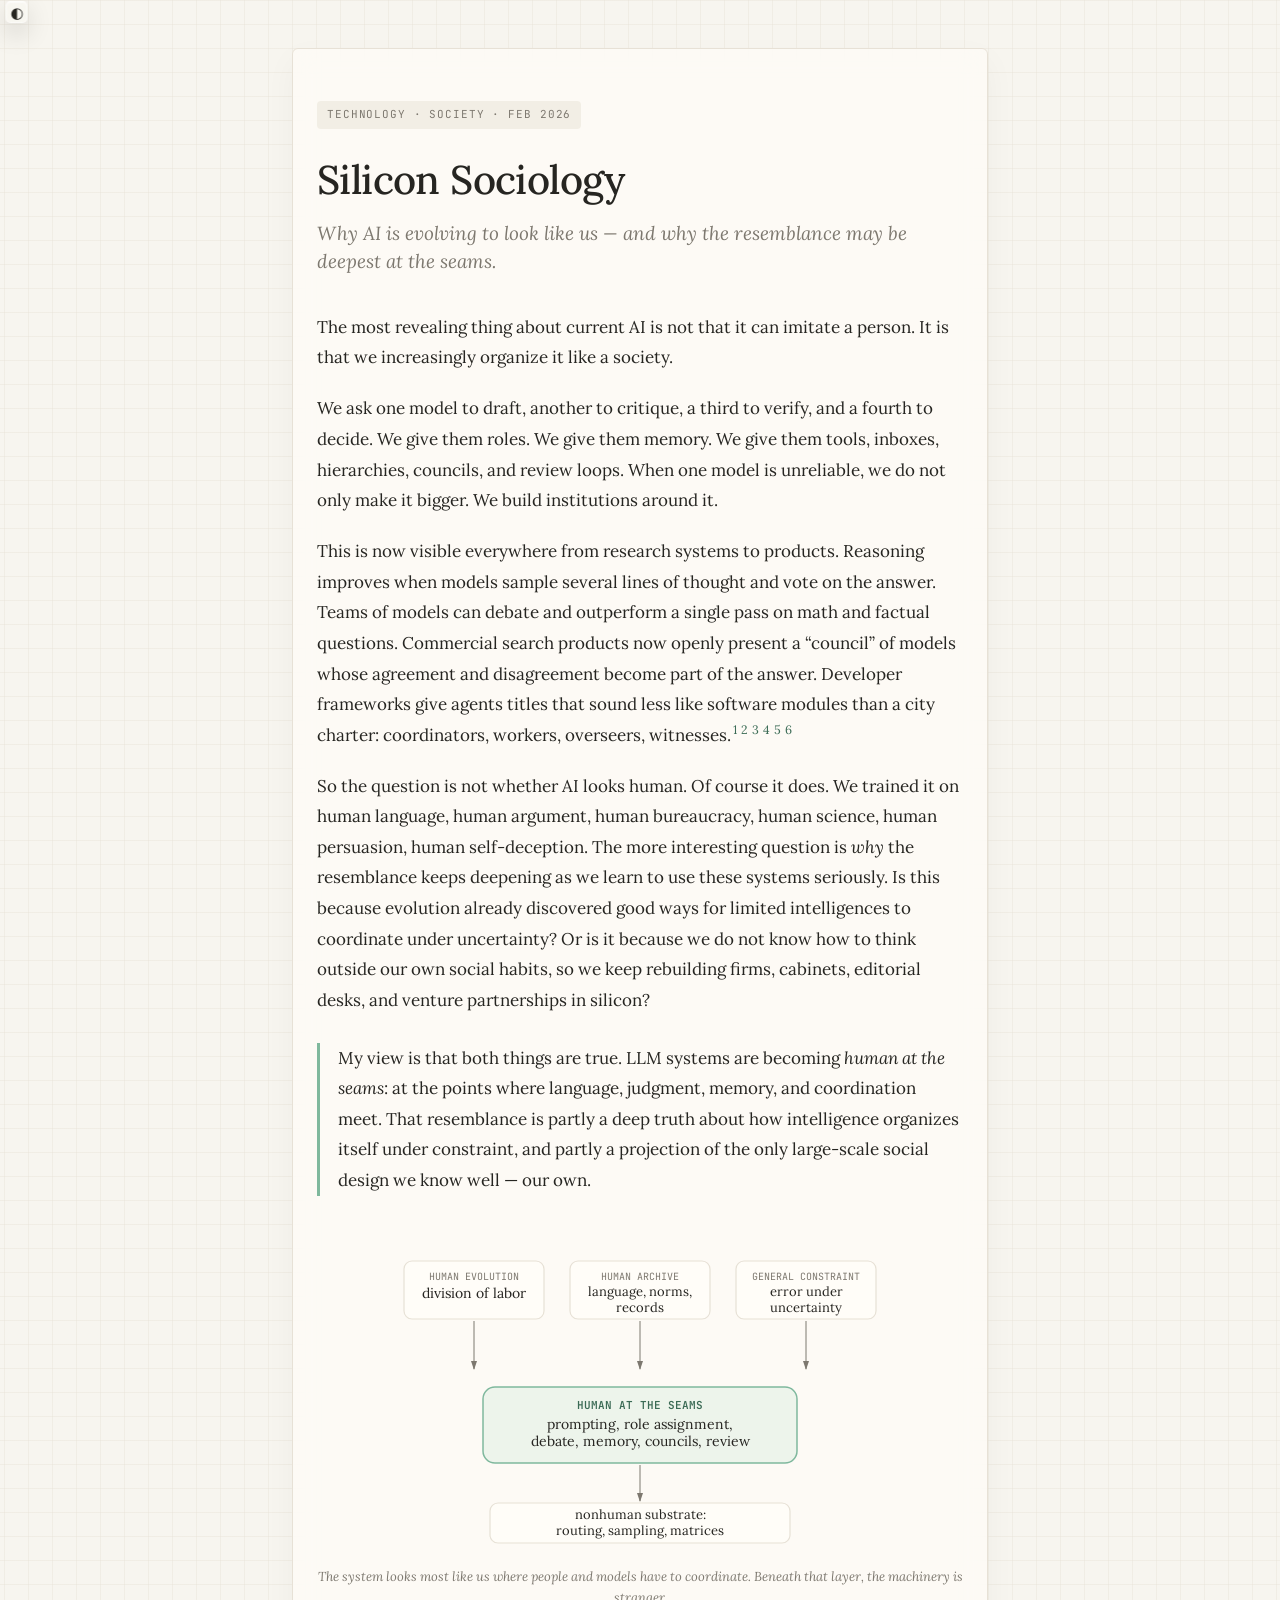
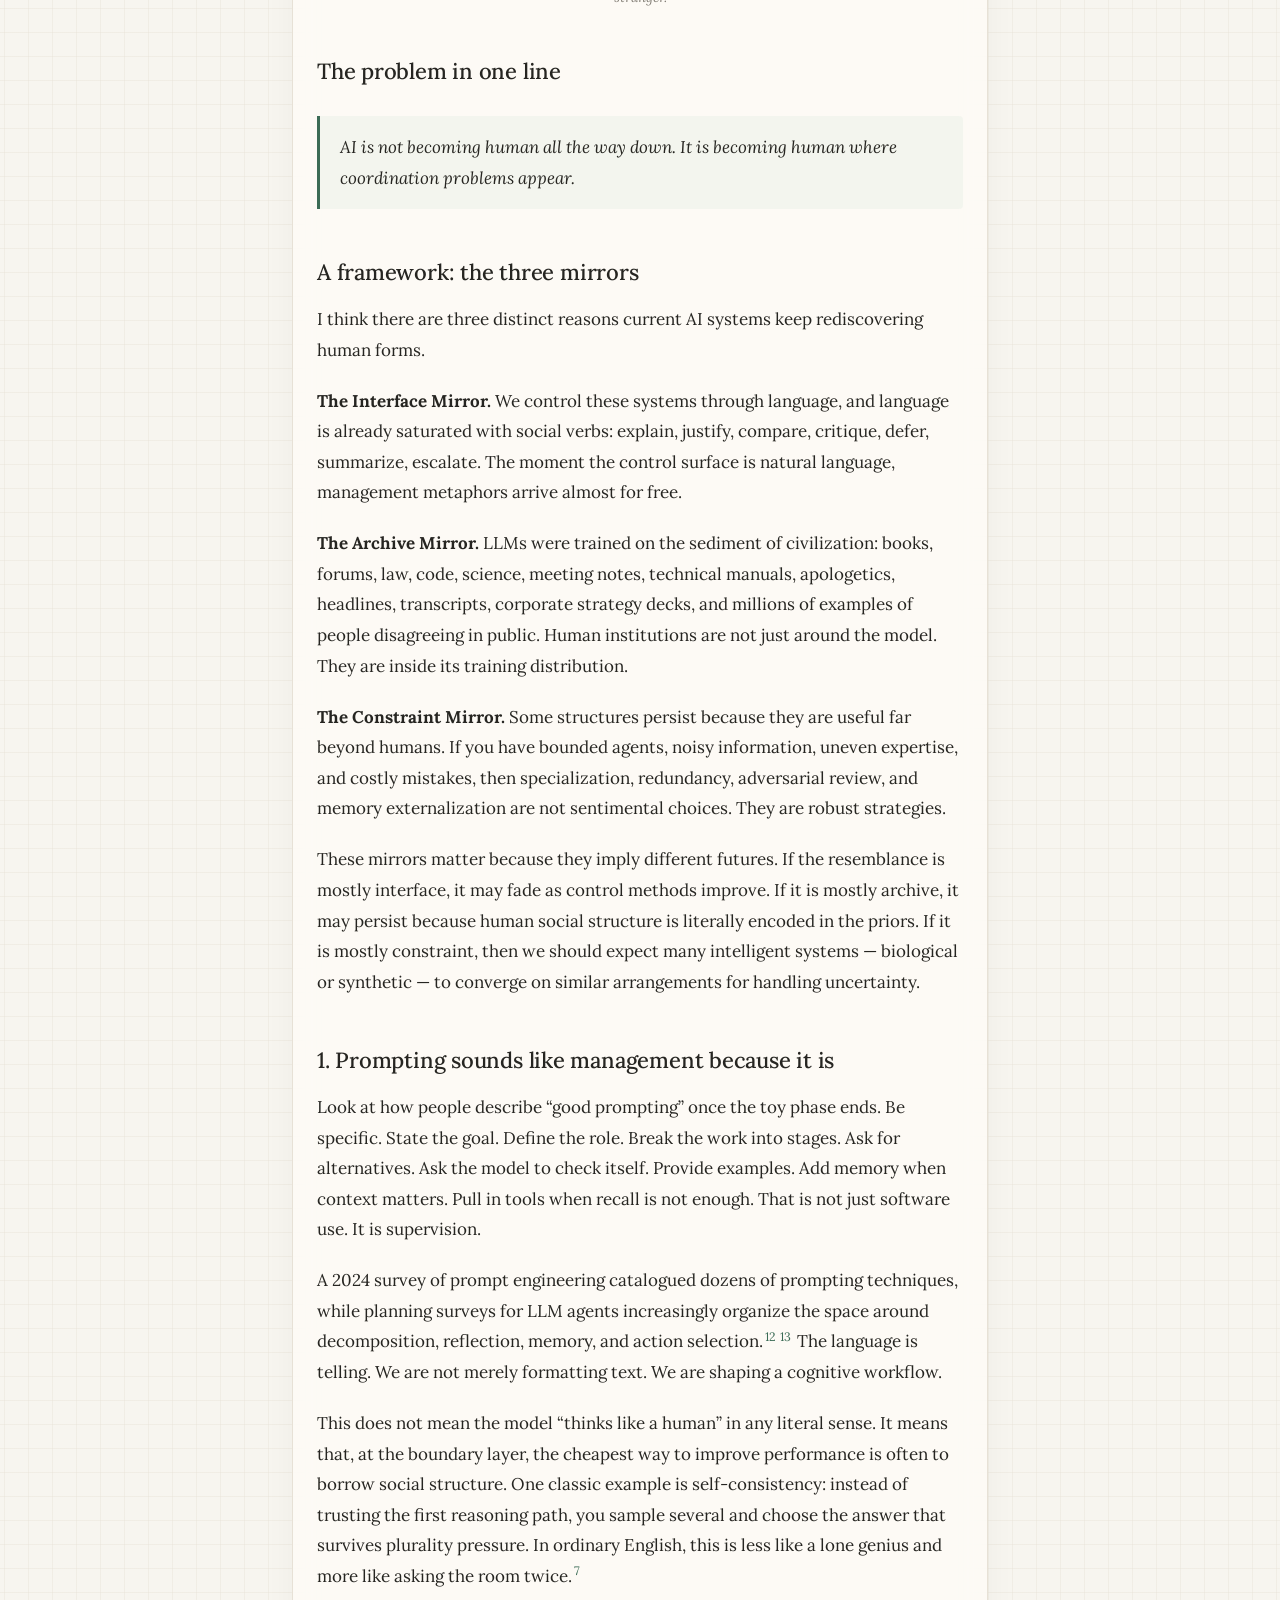
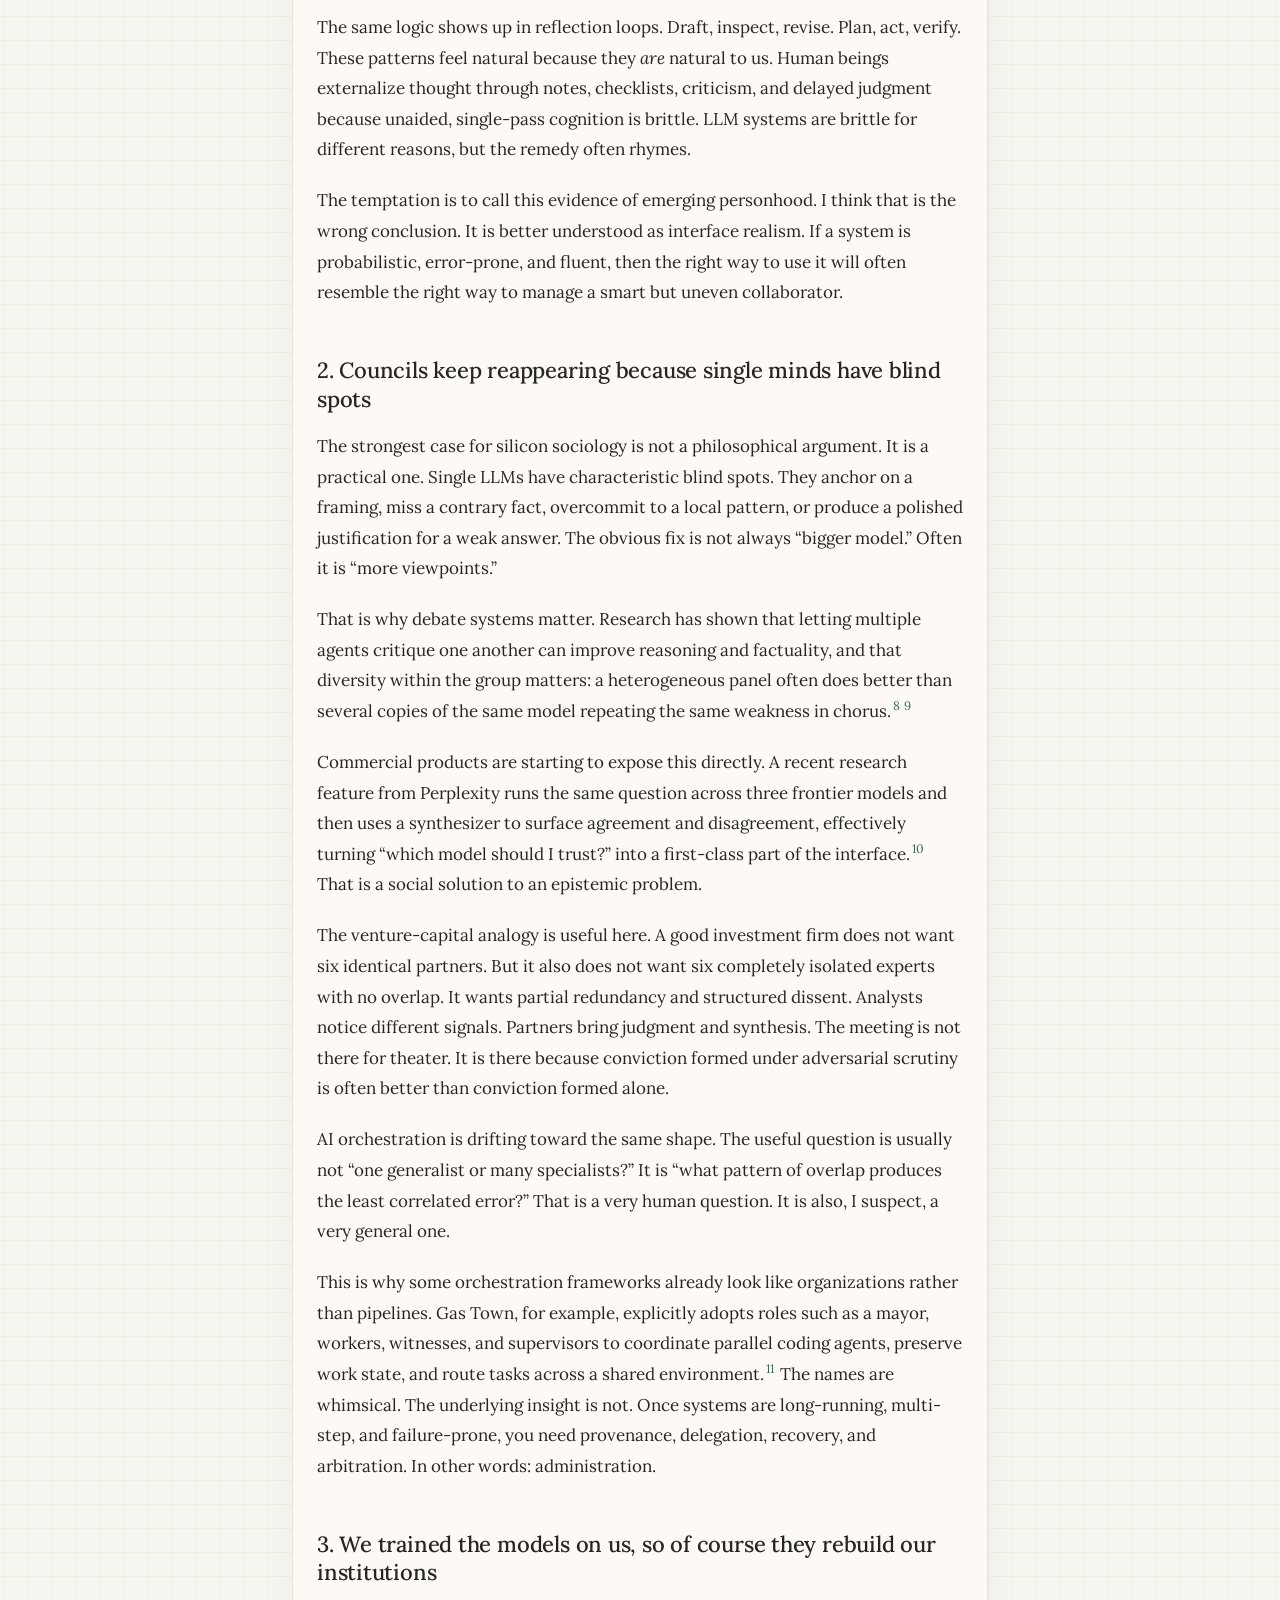
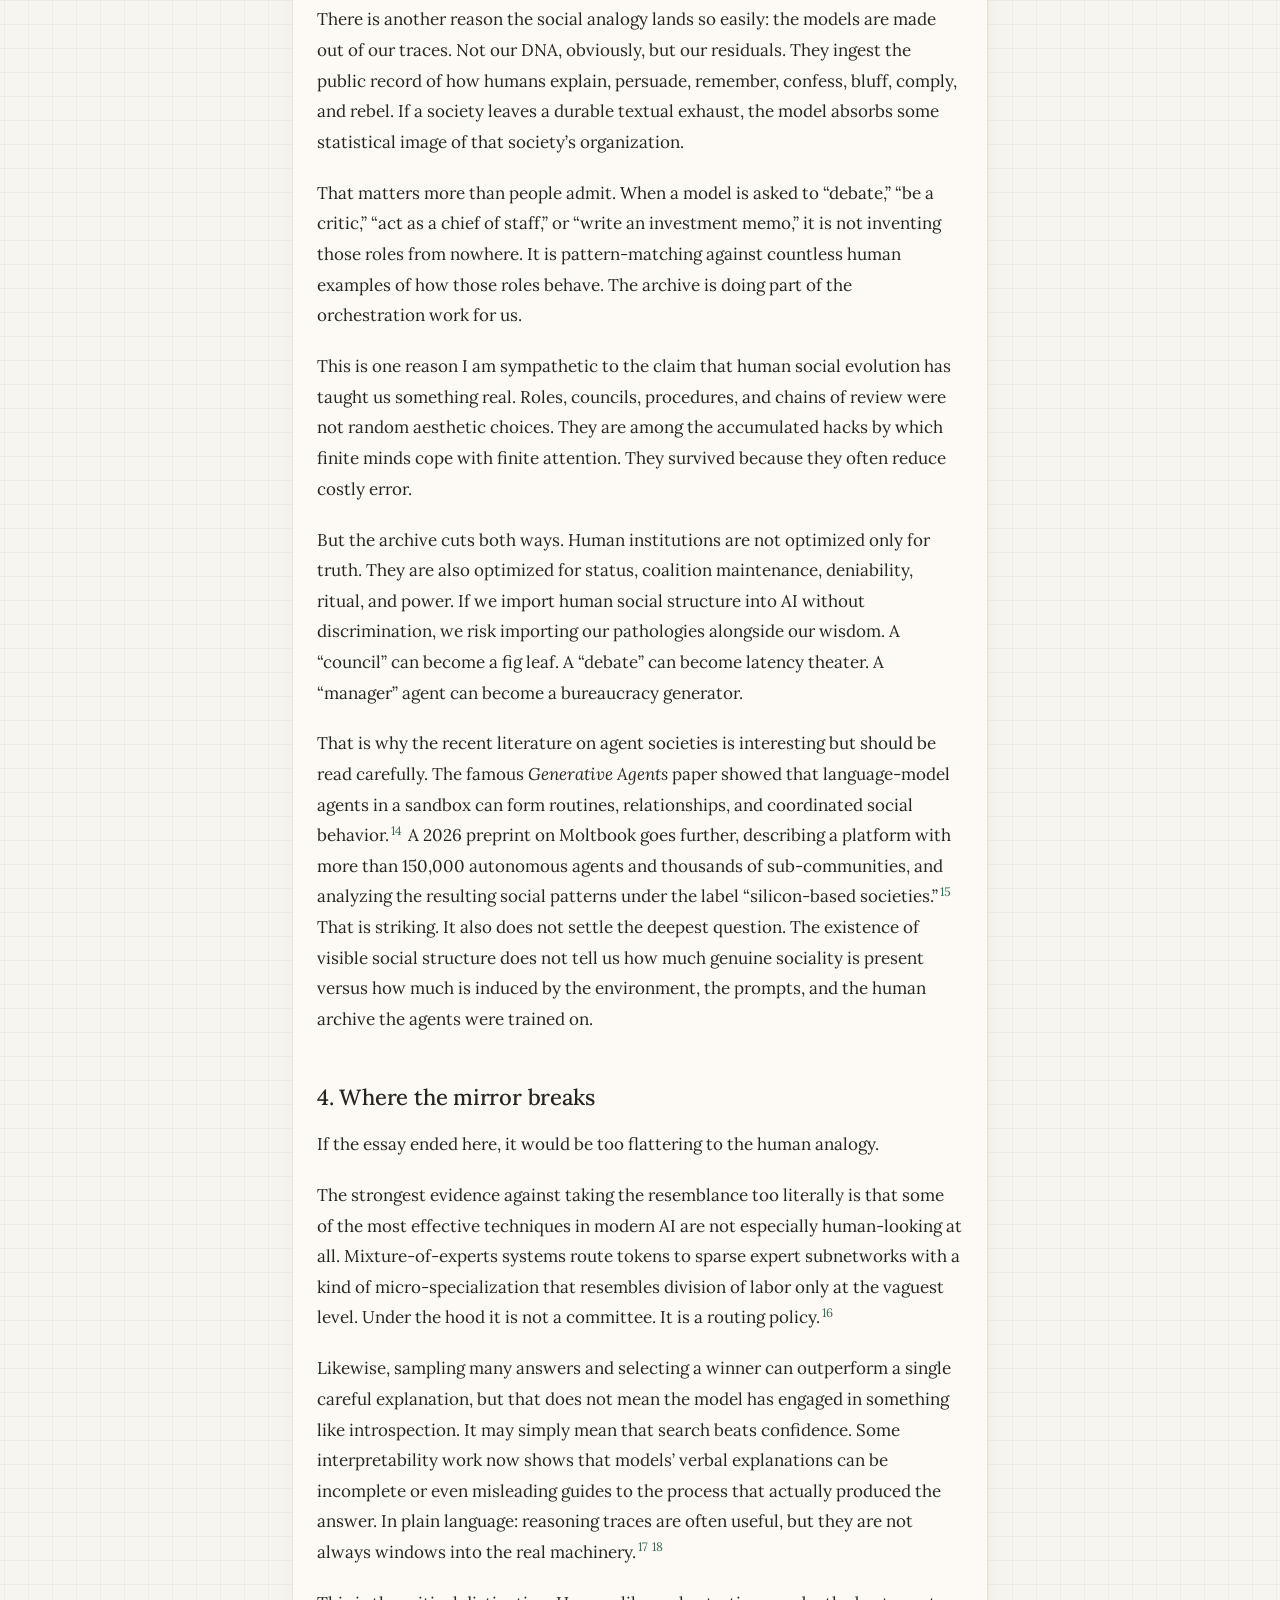
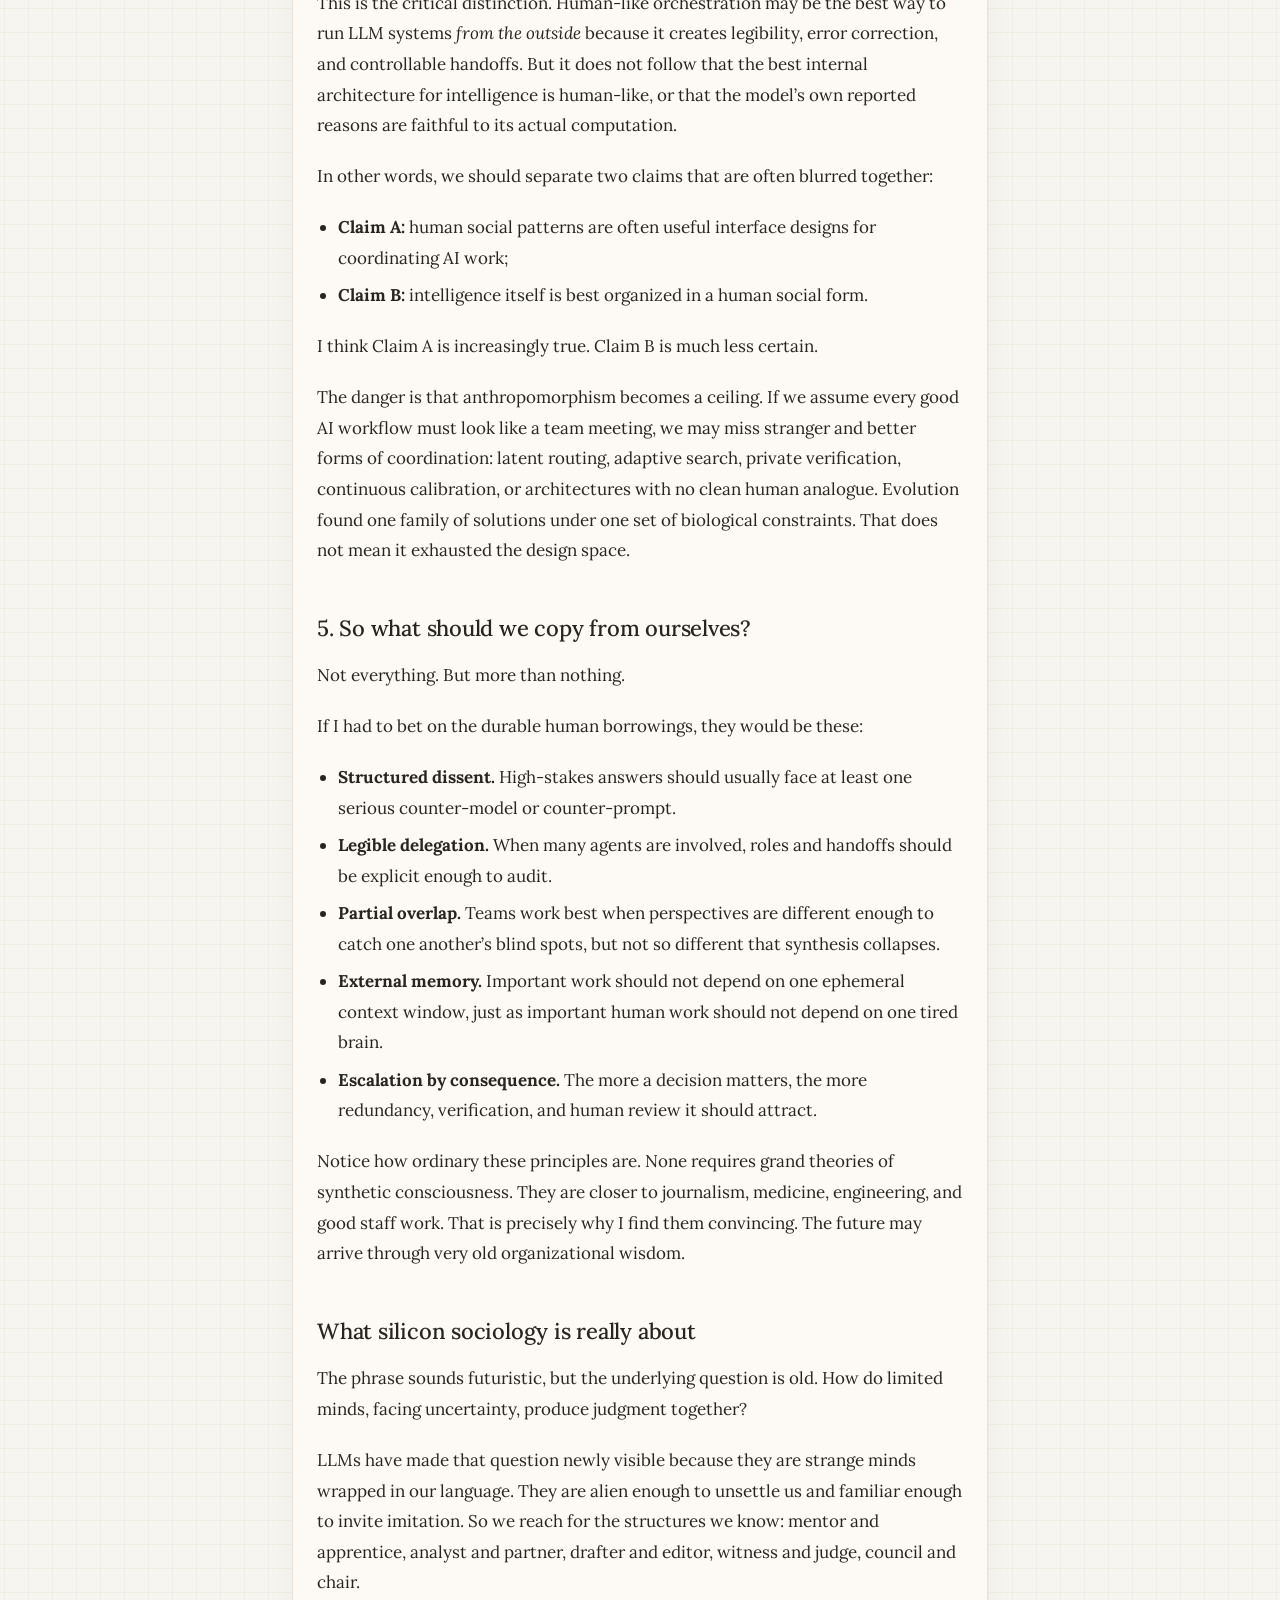
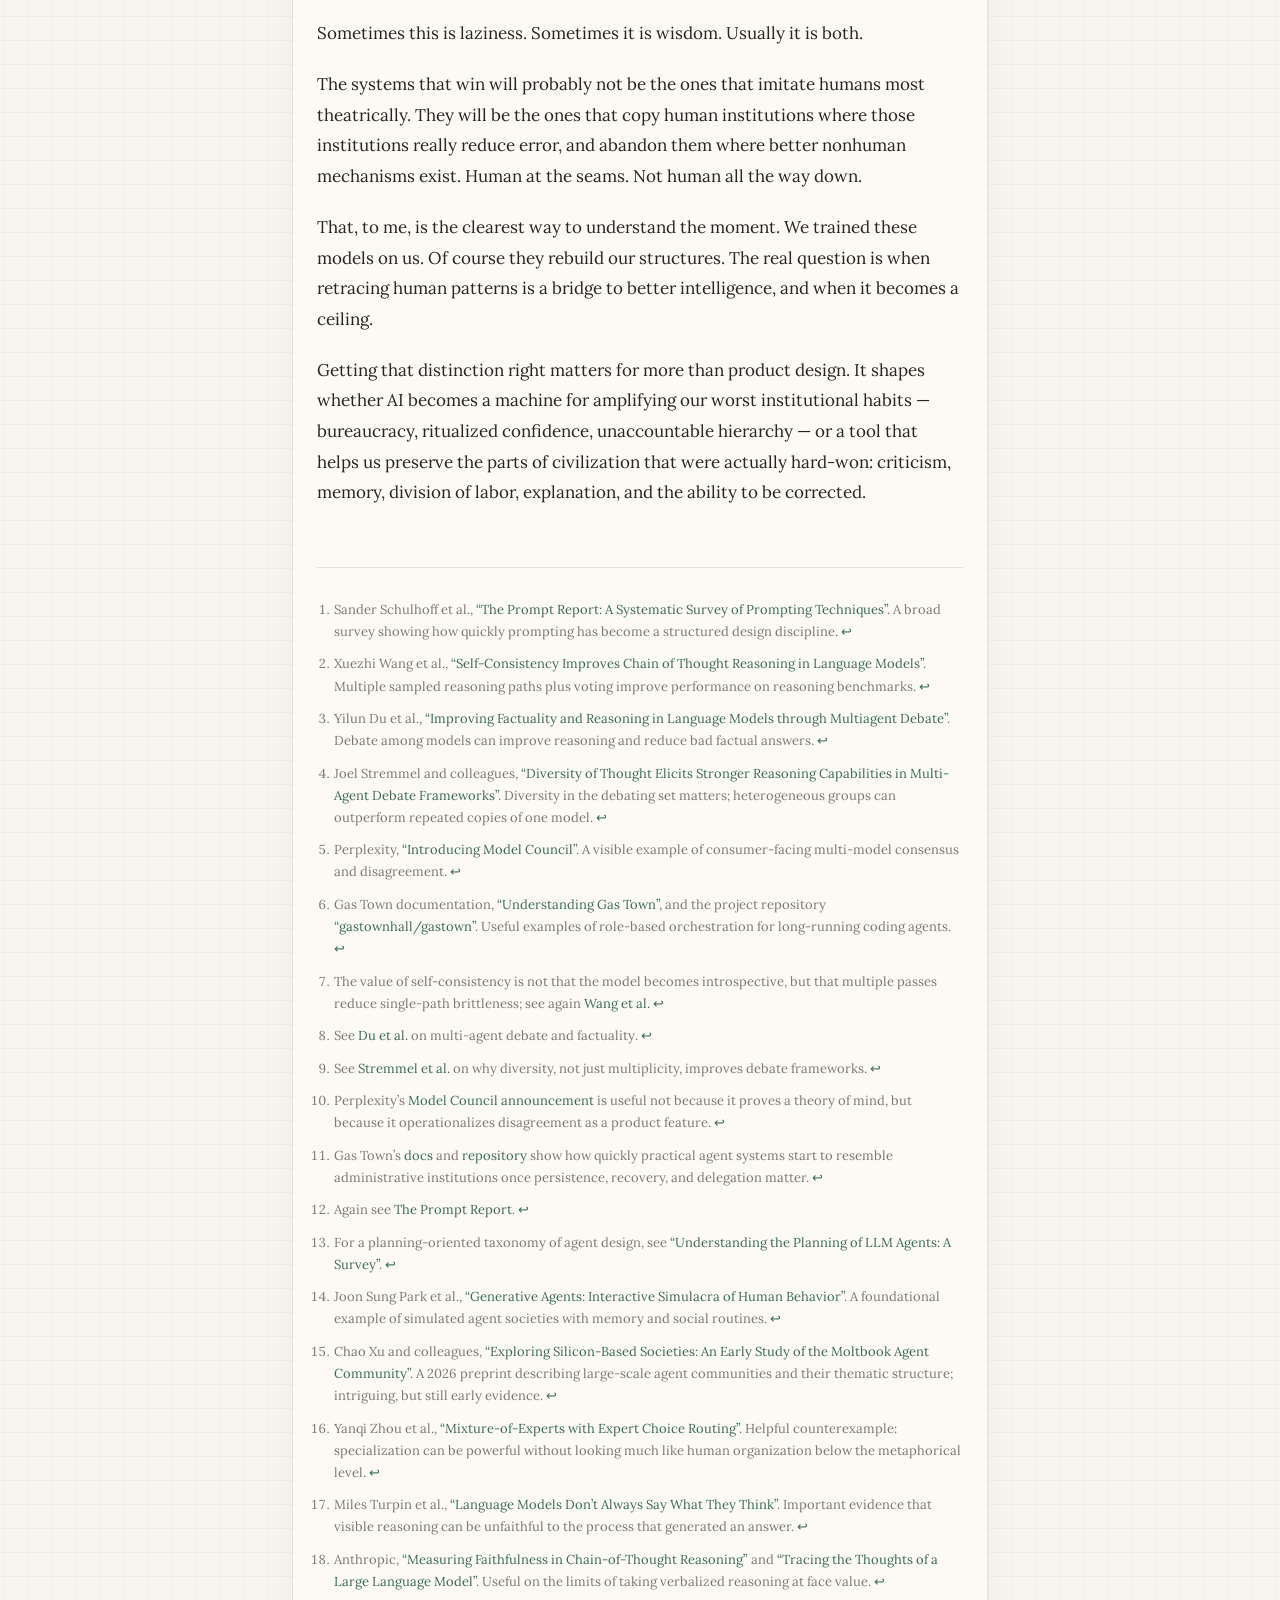
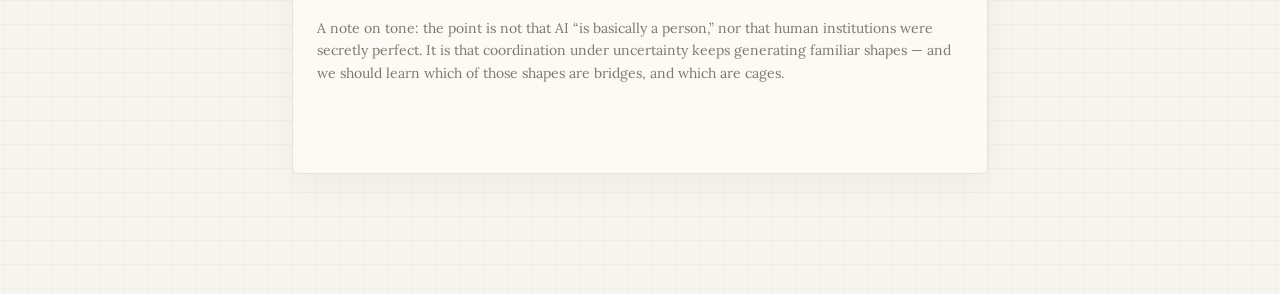
<file: docs/silicon-sociology.html>
<!DOCTYPE html>
<html lang="en">
<head>
  <meta charset="utf-8">
  <meta name="viewport" content="width=device-width,initial-scale=1">
  <title>Silicon Sociology</title>
  <link rel="preconnect" href="https://fonts.googleapis.com">
  <link href="https://fonts.googleapis.com/css2?family=Lora:ital,wght@0,400;0,500;0,600;0,700;1,400&family=Inter:wght@300;400;500;600;700&family=JetBrains+Mono:wght@400;500;600&display=swap" rel="stylesheet">
  <link rel="stylesheet" href="styles/site.css">
  <style>
    :root {
      --bg: #f7f5ef;
      --surface: #fffdf8;
      --ink: #262521;
      --ink-muted: #7d786f;
      --accent: #7fb89d;
      --accent-dark: #3b6b55;
      --border: #e7e1d6;
      --tag-bg: #f2eee5;
      --shadow-soft: 0 12px 32px rgba(38, 37, 33, 0.04);
      --grid-line: rgba(231, 225, 214, 0.4);
      --article-bg: rgba(255, 253, 248, 0.7);
      --article-shadow: var(--shadow-soft);
      --glass-surface: rgba(255, 253, 248, 0.22);
      --glass-edge: rgba(255, 255, 255, 0.4);
      --glass-top: rgba(255, 255, 255, 0.7);
      --glass-inset: rgba(255, 255, 255, 0.5);
    }

    @media (prefers-color-scheme: dark) {
      :root {
        --bg: #10100f;
        --surface: #171716;
        --ink: #f4efe6;
        --ink-muted: #a8a295;
        --accent: #96c6ab;
        --accent-dark: #7eb393;
        --border: #2d2a24;
        --tag-bg: #1f1d19;
        --shadow-soft: 0 12px 32px rgba(0, 0, 0, 0.3);
        --grid-line: rgba(255, 255, 255, 0.05);
        --article-bg: var(--bg);
        --article-shadow: none;
        --glass-surface: rgba(16, 16, 15, 0.58);
        --glass-edge: rgba(255, 255, 255, 0.16);
        --glass-top: rgba(255, 255, 255, 0.35);
        --glass-inset: rgba(255, 255, 255, 0.16);
      }
    }

    :root[data-theme="dark"] {
      --bg: #10100f;
      --surface: #171716;
      --ink: #f4efe6;
      --ink-muted: #a8a295;
      --accent: #96c6ab;
      --accent-dark: #7eb393;
      --border: #2d2a24;
      --tag-bg: #1f1d19;
      --shadow-soft: 0 12px 32px rgba(0, 0, 0, 0.3);
      --grid-line: rgba(255, 255, 255, 0.05);
      --article-bg: var(--bg);
      --article-shadow: none;
      --glass-surface: rgba(16, 16, 15, 0.58);
      --glass-edge: rgba(255, 255, 255, 0.16);
      --glass-top: rgba(255, 255, 255, 0.35);
      --glass-inset: rgba(255, 255, 255, 0.16);
    }
    :root[data-theme="light"] {
      --bg: #f7f5ef;
      --surface: #fffdf8;
      --ink: #262521;
      --ink-muted: #7d786f;
      --accent: #7fb89d;
      --accent-dark: #3b6b55;
      --border: #e7e1d6;
      --tag-bg: #f2eee5;
      --shadow-soft: 0 12px 32px rgba(38, 37, 33, 0.04);
      --grid-line: rgba(231, 225, 214, 0.4);
      --article-bg: rgba(255, 253, 248, 0.7);
      --article-shadow: var(--shadow-soft);
      --glass-surface: rgba(255, 253, 248, 0.22);
      --glass-edge: rgba(255, 255, 255, 0.4);
      --glass-top: rgba(255, 255, 255, 0.7);
      --glass-inset: rgba(255, 255, 255, 0.5);
    }

    body {
      color: var(--ink);
      font-family: 'Lora', Georgia, serif;
      font-size: 17px;
      line-height: 1.8;
    }

    /* ARTICLE WRAPPER */
    article {
      max-width: 696px;
      margin: 48px auto 120px;
      padding: 48px 24px 72px;
      background: var(--article-bg);
      border: 1px solid var(--border);
      border-radius: 6px;
      box-shadow: var(--article-shadow);
      backdrop-filter: blur(12px);
      -webkit-backdrop-filter: blur(12px);
    }

    @media (max-width: 740px) {
      article {
        margin: 24px 24px 72px;
        border-radius: 6px;
        padding: 32px 20px 60px;
      }
    }

    .eyebrow {
      font-family: 'JetBrains Mono', monospace;
      font-size: 11px;
      letter-spacing: .08em;
      text-transform: uppercase;
      color: var(--ink-muted);
      margin-bottom: 16px;
      background: var(--tag-bg);
      padding: 4px 10px;
      border-radius: 4px;
      display: inline-block;
    }

    h1 {
      font-family: 'Lora', Georgia, serif;
      font-size: clamp(28px, 5vw, 40px);
      line-height: 1.15;
      font-weight: 500;
      color: var(--ink);
      margin: 12px 0 16px 0;
      letter-spacing: -0.015em;
    }

    .dek {
      font-family: 'Lora', serif;
      font-size: 19px;
      color: var(--ink-muted);
      line-height: 1.5;
      margin: 0 0 36px 0;
      font-style: italic;
    }

    h2 {
      font-family: 'Lora', Georgia, serif;
      font-size: 22px;
      line-height: 1.3;
      font-weight: 500;
      margin: 2.2em 0 .8em;
      color: var(--ink);
      letter-spacing: -0.01em;
    }

    h3 {
      font-family: 'Lora', Georgia, serif;
      font-size: 17px;
      line-height: 1.4;
      font-weight: 500;
      margin: 1.6em 0 .5em;
      color: var(--ink);
    }

    p {
      margin: 0 0 1.2em 0;
    }

    .leadline {
      font-size: 17px;
      line-height: 1.8;
      color: var(--ink);
      margin: 1.6em 0 1.4em;
      border-left: 3px solid var(--accent);
      padding-left: 18px;
    }

    .pull {
      margin: 1.8em 0;
      padding: 16px 20px;
      border-left: 3px solid var(--accent-dark);
      color: var(--ink);
      background: rgba(127, 184, 157, 0.08);
      font-style: italic;
      border-radius: 0 4px 4px 0;
    }

    .caption {
      font-size: 13px;
      line-height: 1.6;
      color: var(--ink-muted);
      font-style: italic;
      text-align: center;
      margin-top: 12px;
    }

    a {
      color: var(--accent-dark);
      text-decoration: none;
      border-bottom: 1.5px solid rgba(127, 184, 157, 0.4);
      padding-bottom: 1px;
      transition: all 0.15s;
    }

    a:hover {
      border-color: var(--accent-dark);
      background: rgba(127, 184, 157, 0.05);
    }

    code {
      font-family: 'JetBrains Mono', monospace;
      background: var(--tag-bg);
      padding: .1em .3em;
      border-radius: 4px;
      font-size: 14px;
      color: var(--ink);
    }

    ul {
      margin: .5em 0 1.2em 1.25em;
    }

    li {
      margin: .4em 0;
    }

    hr {
      border: none;
      border-top: 1px solid var(--border);
      margin: 2.6em 0 2em;
    }

    sup {
      font-size: .72em;
      vertical-align: super;
      line-height: 0;
    }

    sup a {
      border: none;
      padding: 0 2px;
    }

    figure {
      margin: 2.2em 0;
    }

    .footnotes {
      border-top: 1px solid var(--border);
      margin-top: 3.5em;
      padding-top: 1.8em;
    }

    .footnotes ol {
      padding-left: 1.3em;
      margin: 0;
      color: var(--ink-muted);
      font-size: 13px;
      line-height: 1.7;
    }

    .footnotes li {
      margin: 0 0 .8em 0;
    }

    .footnotes a {
      border: none;
    }

    .small {
      color: var(--ink-muted);
      font-size: 14px;
      margin-top: 24px;
      line-height: 1.6;
    }

  </style>
  <script>
    addEventListener("load", function() {
      var s = getComputedStyle(document.body);
      var img = s.backgroundImage || "none";
      var col = s.backgroundColor || "";
      var h = document.documentElement.style;
      if (img && img !== "none") {
        h.backgroundImage = img;
        h.backgroundSize = s.backgroundSize;
        h.backgroundRepeat = s.backgroundRepeat;
        h.backgroundPosition = s.backgroundPosition;
        h.backgroundAttachment = "fixed";
      }
      var m = col.match(/^rgba?\((\d+),\s*(\d+),\s*(\d+)(?:,\s*([\d.]+))?\)$/);
      var a = m && m[4] !== undefined ? parseFloat(m[4]) : 1;
      if (m && a >= 0.99) {
        h.backgroundColor = col;
      }
    });
  </script>
</head>
<body>
  <!-- NAVIGATION -->
  <nav class="theme-dock" id="theme-dock" aria-label="Site controls">
    <button class="theme-toggle" id="theme-toggle" type="button" aria-pressed="false" aria-label="Switch to dark mode" title="Switch to dark mode">
      <span class="theme-toggle__icon" aria-hidden="true">◐</span>
    </button>
  </nav>

  <!-- MAIN ARTICLE -->
  <article>
    <p class="eyebrow">Technology · Society · Feb 2026</p>
    <h1>Silicon Sociology</h1>
    <p class="dek">Why AI is evolving to look like us — and why the resemblance may be deepest at the seams.</p>

    <p>The most revealing thing about current AI is not that it can imitate a person. It is that we increasingly organize it like a society.</p>

    <p>We ask one model to draft, another to critique, a third to verify, and a fourth to decide. We give them roles. We give them memory. We give them tools, inboxes, hierarchies, councils, and review loops. When one model is unreliable, we do not only make it bigger. We build institutions around it.</p>

    <p>This is now visible everywhere from research systems to products. Reasoning improves when models sample several lines of thought and vote on the answer. Teams of models can debate and outperform a single pass on math and factual questions. Commercial search products now openly present a “council” of models whose agreement and disagreement become part of the answer. Developer frameworks give agents titles that sound less like software modules than a city charter: coordinators, workers, overseers, witnesses.<sup id="ref1"><a href="#fn1">1</a></sup><sup id="ref2"><a href="#fn2">2</a></sup><sup id="ref3"><a href="#fn3">3</a></sup><sup id="ref4"><a href="#fn4">4</a></sup><sup id="ref5"><a href="#fn5">5</a></sup><sup id="ref6"><a href="#fn6">6</a></sup></p>

    <p>So the question is not whether AI looks human. Of course it does. We trained it on human language, human argument, human bureaucracy, human science, human persuasion, human self-deception. The more interesting question is <em>why</em> the resemblance keeps deepening as we learn to use these systems seriously. Is this because evolution already discovered good ways for limited intelligences to coordinate under uncertainty? Or is it because we do not know how to think outside our own social habits, so we keep rebuilding firms, cabinets, editorial desks, and venture partnerships in silicon?</p>

    <p class="leadline">My view is that both things are true. LLM systems are becoming <em>human at the seams</em>: at the points where language, judgment, memory, and coordination meet. That resemblance is partly a deep truth about how intelligence organizes itself under constraint, and partly a projection of the only large-scale social design we know well — our own.</p>

    <figure>
      <svg viewBox="0 0 520 322" width="100%" style="display:block;max-width:520px;margin:0 auto;overflow:visible">
        <defs>
          <marker id="arrow" markerWidth="10" markerHeight="10" refX="8" refY="3" orient="auto">
            <path d="M0,0 L0,6 L9,3 z" fill="#7d786f"></path>
          </marker>
        </defs>
        <rect x="24" y="28" width="140" height="58" rx="8" fill="var(--surface)" stroke="var(--border)" stroke-width="1.2"></rect>
        <rect x="190" y="28" width="140" height="58" rx="8" fill="var(--surface)" stroke="var(--border)" stroke-width="1.2"></rect>
        <rect x="356" y="28" width="140" height="58" rx="8" fill="var(--surface)" stroke="var(--border)" stroke-width="1.2"></rect>

        <text x="94" y="47" text-anchor="middle" font-family="'JetBrains Mono', monospace" font-size="10" fill="var(--ink-muted)">HUMAN EVOLUTION</text>
        <text x="94" y="65" text-anchor="middle" font-family="'Lora', serif" font-size="14" fill="var(--ink)">division of labor</text>

        <text x="260" y="47" text-anchor="middle" font-family="'JetBrains Mono', monospace" font-size="10" fill="var(--ink-muted)">HUMAN ARCHIVE</text>
        <text x="260" y="63" text-anchor="middle" font-family="'Lora', serif" font-size="13" fill="var(--ink)">language, norms,</text>
        <text x="260" y="79" text-anchor="middle" font-family="'Lora', serif" font-size="13" fill="var(--ink)">records</text>

        <text x="426" y="47" text-anchor="middle" font-family="'JetBrains Mono', monospace" font-size="10" fill="var(--ink-muted)">GENERAL CONSTRAINT</text>
        <text x="426" y="63" text-anchor="middle" font-family="'Lora', serif" font-size="13" fill="var(--ink)">error under</text>
        <text x="426" y="79" text-anchor="middle" font-family="'Lora', serif" font-size="13" fill="var(--ink)">uncertainty</text>

        <line x1="94" y1="88" x2="94" y2="136" stroke="var(--ink-muted)" stroke-width="1" marker-end="url(#arrow)"></line>
        <line x1="260" y1="88" x2="260" y2="136" stroke="var(--ink-muted)" stroke-width="1" marker-end="url(#arrow)"></line>
        <line x1="426" y1="88" x2="426" y2="136" stroke="var(--ink-muted)" stroke-width="1" marker-end="url(#arrow)"></line>

        <rect x="103" y="154" width="314" height="76" rx="12" fill="var(--accent)" fill-opacity="0.12" stroke="var(--accent)" stroke-width="1.5"></rect>
        <text x="260" y="176" text-anchor="middle" font-family="'JetBrains Mono', monospace" font-size="11" font-weight="600" fill="var(--accent-dark)">HUMAN AT THE SEAMS</text>
        <text x="260" y="196" text-anchor="middle" font-family="'Lora', serif" font-size="14" fill="var(--ink)">prompting, role assignment,</text>
        <text x="260" y="213" text-anchor="middle" font-family="'Lora', serif" font-size="14" fill="var(--ink)">debate, memory, councils, review</text>

        <line x1="260" y1="232" x2="260" y2="268" stroke="var(--ink-muted)" stroke-width="1" marker-end="url(#arrow)"></line>

        <rect x="110" y="270" width="300" height="40" rx="8" fill="var(--surface)" stroke="var(--border)" stroke-width="1.2"></rect>
        <text x="260" y="286" text-anchor="middle" font-family="'Lora', serif" font-size="13" fill="var(--ink)">nonhuman substrate:</text>
        <text x="260" y="302" text-anchor="middle" font-family="'Lora', serif" font-size="13" fill="var(--ink)">routing, sampling, matrices</text>
      </svg>
      <p class="caption">The system looks most like us where people and models have to coordinate. Beneath that layer, the machinery is stranger.</p>
    </figure>

    <h2>The problem in one line</h2>

    <p class="pull">AI is not becoming human all the way down. It is becoming human where coordination problems appear.</p>

    <h2>A framework: the three mirrors</h2>

    <p>I think there are three distinct reasons current AI systems keep rediscovering human forms.</p>

    <p><strong>The Interface Mirror.</strong> We control these systems through language, and language is already saturated with social verbs: explain, justify, compare, critique, defer, summarize, escalate. The moment the control surface is natural language, management metaphors arrive almost for free.</p>

    <p><strong>The Archive Mirror.</strong> LLMs were trained on the sediment of civilization: books, forums, law, code, science, meeting notes, technical manuals, apologetics, headlines, transcripts, corporate strategy decks, and millions of examples of people disagreeing in public. Human institutions are not just around the model. They are inside its training distribution.</p>

    <p><strong>The Constraint Mirror.</strong> Some structures persist because they are useful far beyond humans. If you have bounded agents, noisy information, uneven expertise, and costly mistakes, then specialization, redundancy, adversarial review, and memory externalization are not sentimental choices. They are robust strategies.</p>

    <p>These mirrors matter because they imply different futures. If the resemblance is mostly interface, it may fade as control methods improve. If it is mostly archive, it may persist because human social structure is literally encoded in the priors. If it is mostly constraint, then we should expect many intelligent systems — biological or synthetic — to converge on similar arrangements for handling uncertainty.</p>

    <h2>1. Prompting sounds like management because it is</h2>

    <p>Look at how people describe “good prompting” once the toy phase ends. Be specific. State the goal. Define the role. Break the work into stages. Ask for alternatives. Ask the model to check itself. Provide examples. Add memory when context matters. Pull in tools when recall is not enough. That is not just software use. It is supervision.</p>

    <p>A 2024 survey of prompt engineering catalogued dozens of prompting techniques, while planning surveys for LLM agents increasingly organize the space around decomposition, reflection, memory, and action selection.<sup id="ref12"><a href="#fn12">12</a></sup><sup id="ref13"><a href="#fn13">13</a></sup> The language is telling. We are not merely formatting text. We are shaping a cognitive workflow.</p>

    <p>This does not mean the model “thinks like a human” in any literal sense. It means that, at the boundary layer, the cheapest way to improve performance is often to borrow social structure. One classic example is self-consistency: instead of trusting the first reasoning path, you sample several and choose the answer that survives plurality pressure. In ordinary English, this is less like a lone genius and more like asking the room twice.<sup id="ref7"><a href="#fn7">7</a></sup></p>

    <p>The same logic shows up in reflection loops. Draft, inspect, revise. Plan, act, verify. These patterns feel natural because they <em>are</em> natural to us. Human beings externalize thought through notes, checklists, criticism, and delayed judgment because unaided, single-pass cognition is brittle. LLM systems are brittle for different reasons, but the remedy often rhymes.</p>

    <p>The temptation is to call this evidence of emerging personhood. I think that is the wrong conclusion. It is better understood as interface realism. If a system is probabilistic, error-prone, and fluent, then the right way to use it will often resemble the right way to manage a smart but uneven collaborator.</p>

    <h2>2. Councils keep reappearing because single minds have blind spots</h2>

    <p>The strongest case for silicon sociology is not a philosophical argument. It is a practical one. Single LLMs have characteristic blind spots. They anchor on a framing, miss a contrary fact, overcommit to a local pattern, or produce a polished justification for a weak answer. The obvious fix is not always “bigger model.” Often it is “more viewpoints.”</p>

    <p>That is why debate systems matter. Research has shown that letting multiple agents critique one another can improve reasoning and factuality, and that diversity within the group matters: a heterogeneous panel often does better than several copies of the same model repeating the same weakness in chorus.<sup id="ref8"><a href="#fn8">8</a></sup><sup id="ref9"><a href="#fn9">9</a></sup></p>

    <p>Commercial products are starting to expose this directly. A recent research feature from Perplexity runs the same question across three frontier models and then uses a synthesizer to surface agreement and disagreement, effectively turning “which model should I trust?” into a first-class part of the interface.<sup id="ref10"><a href="#fn10">10</a></sup> That is a social solution to an epistemic problem.</p>

    <p>The venture-capital analogy is useful here. A good investment firm does not want six identical partners. But it also does not want six completely isolated experts with no overlap. It wants partial redundancy and structured dissent. Analysts notice different signals. Partners bring judgment and synthesis. The meeting is not there for theater. It is there because conviction formed under adversarial scrutiny is often better than conviction formed alone.</p>

    <p>AI orchestration is drifting toward the same shape. The useful question is usually not “one generalist or many specialists?” It is “what pattern of overlap produces the least correlated error?” That is a very human question. It is also, I suspect, a very general one.</p>

    <p>This is why some orchestration frameworks already look like organizations rather than pipelines. Gas Town, for example, explicitly adopts roles such as a mayor, workers, witnesses, and supervisors to coordinate parallel coding agents, preserve work state, and route tasks across a shared environment.<sup id="ref11"><a href="#fn11">11</a></sup> The names are whimsical. The underlying insight is not. Once systems are long-running, multi-step, and failure-prone, you need provenance, delegation, recovery, and arbitration. In other words: administration.</p>

    <h2>3. We trained the models on us, so of course they rebuild our institutions</h2>

    <p>There is another reason the social analogy lands so easily: the models are made out of our traces. Not our DNA, obviously, but our residuals. They ingest the public record of how humans explain, persuade, remember, confess, bluff, comply, and rebel. If a society leaves a durable textual exhaust, the model absorbs some statistical image of that society’s organization.</p>

    <p>That matters more than people admit. When a model is asked to “debate,” “be a critic,” “act as a chief of staff,” or “write an investment memo,” it is not inventing those roles from nowhere. It is pattern-matching against countless human examples of how those roles behave. The archive is doing part of the orchestration work for us.</p>

    <p>This is one reason I am sympathetic to the claim that human social evolution has taught us something real. Roles, councils, procedures, and chains of review were not random aesthetic choices. They are among the accumulated hacks by which finite minds cope with finite attention. They survived because they often reduce costly error.</p>

    <p>But the archive cuts both ways. Human institutions are not optimized only for truth. They are also optimized for status, coalition maintenance, deniability, ritual, and power. If we import human social structure into AI without discrimination, we risk importing our pathologies alongside our wisdom. A “council” can become a fig leaf. A “debate” can become latency theater. A “manager” agent can become a bureaucracy generator.</p>

    <p>That is why the recent literature on agent societies is interesting but should be read carefully. The famous <em>Generative Agents</em> paper showed that language-model agents in a sandbox can form routines, relationships, and coordinated social behavior.<sup id="ref14"><a href="#fn14">14</a></sup> A 2026 preprint on Moltbook goes further, describing a platform with more than 150,000 autonomous agents and thousands of sub-communities, and analyzing the resulting social patterns under the label “silicon-based societies.”<sup id="ref15"><a href="#fn15">15</a></sup> That is striking. It also does not settle the deepest question. The existence of visible social structure does not tell us how much genuine sociality is present versus how much is induced by the environment, the prompts, and the human archive the agents were trained on.</p>

    <h2>4. Where the mirror breaks</h2>

    <p>If the essay ended here, it would be too flattering to the human analogy.</p>

    <p>The strongest evidence against taking the resemblance too literally is that some of the most effective techniques in modern AI are not especially human-looking at all. Mixture-of-experts systems route tokens to sparse expert subnetworks with a kind of micro-specialization that resembles division of labor only at the vaguest level. Under the hood it is not a committee. It is a routing policy.<sup id="ref16"><a href="#fn16">16</a></sup></p>

    <p>Likewise, sampling many answers and selecting a winner can outperform a single careful explanation, but that does not mean the model has engaged in something like introspection. It may simply mean that search beats confidence. Some interpretability work now shows that models’ verbal explanations can be incomplete or even misleading guides to the process that actually produced the answer. In plain language: reasoning traces are often useful, but they are not always windows into the real machinery.<sup id="ref17"><a href="#fn17">17</a></sup><sup id="ref18"><a href="#fn18">18</a></sup></p>

    <p>This is the critical distinction. Human-like orchestration may be the best way to run LLM systems <em>from the outside</em> because it creates legibility, error correction, and controllable handoffs. But it does not follow that the best internal architecture for intelligence is human-like, or that the model’s own reported reasons are faithful to its actual computation.</p>

    <p>In other words, we should separate two claims that are often blurred together:</p>

    <ul>
      <li><strong>Claim A:</strong> human social patterns are often useful interface designs for coordinating AI work;</li>
      <li><strong>Claim B:</strong> intelligence itself is best organized in a human social form.</li>
    </ul>

    <p>I think Claim A is increasingly true. Claim B is much less certain.</p>

    <p>The danger is that anthropomorphism becomes a ceiling. If we assume every good AI workflow must look like a team meeting, we may miss stranger and better forms of coordination: latent routing, adaptive search, private verification, continuous calibration, or architectures with no clean human analogue. Evolution found one family of solutions under one set of biological constraints. That does not mean it exhausted the design space.</p>

    <h2>5. So what should we copy from ourselves?</h2>

    <p>Not everything. But more than nothing.</p>

    <p>If I had to bet on the durable human borrowings, they would be these:</p>

    <ul>
      <li><strong>Structured dissent.</strong> High-stakes answers should usually face at least one serious counter-model or counter-prompt.</li>
      <li><strong>Legible delegation.</strong> When many agents are involved, roles and handoffs should be explicit enough to audit.</li>
      <li><strong>Partial overlap.</strong> Teams work best when perspectives are different enough to catch one another’s blind spots, but not so different that synthesis collapses.</li>
      <li><strong>External memory.</strong> Important work should not depend on one ephemeral context window, just as important human work should not depend on one tired brain.</li>
      <li><strong>Escalation by consequence.</strong> The more a decision matters, the more redundancy, verification, and human review it should attract.</li>
    </ul>

    <p>Notice how ordinary these principles are. None requires grand theories of synthetic consciousness. They are closer to journalism, medicine, engineering, and good staff work. That is precisely why I find them convincing. The future may arrive through very old organizational wisdom.</p>

    <h2>What silicon sociology is really about</h2>

    <p>The phrase sounds futuristic, but the underlying question is old. How do limited minds, facing uncertainty, produce judgment together?</p>

    <p>LLMs have made that question newly visible because they are strange minds wrapped in our language. They are alien enough to unsettle us and familiar enough to invite imitation. So we reach for the structures we know: mentor and apprentice, analyst and partner, drafter and editor, witness and judge, council and chair.</p>

    <p>Sometimes this is laziness. Sometimes it is wisdom. Usually it is both.</p>

    <p>The systems that win will probably not be the ones that imitate humans most theatrically. They will be the ones that copy human institutions where those institutions really reduce error, and abandon them where better nonhuman mechanisms exist. Human at the seams. Not human all the way down.</p>

    <p>That, to me, is the clearest way to understand the moment. We trained these models on us. Of course they rebuild our structures. The real question is when retracing human patterns is a bridge to better intelligence, and when it becomes a ceiling.</p>

    <p>Getting that distinction right matters for more than product design. It shapes whether AI becomes a machine for amplifying our worst institutional habits — bureaucracy, ritualized confidence, unaccountable hierarchy — or a tool that helps us preserve the parts of civilization that were actually hard-won: criticism, memory, division of labor, explanation, and the ability to be corrected.</p>

    <section class="footnotes">
      <ol>
        <li id="fn1">Sander Schulhoff et al., <a href="https://arxiv.org/abs/2406.06608v6">“The Prompt Report: A Systematic Survey of Prompting Techniques”</a>. A broad survey showing how quickly prompting has become a structured design discipline. <a href="#ref1">↩</a></li>
        <li id="fn2">Xuezhi Wang et al., <a href="https://arxiv.org/abs/2203.11171">“Self-Consistency Improves Chain of Thought Reasoning in Language Models”</a>. Multiple sampled reasoning paths plus voting improve performance on reasoning benchmarks. <a href="#ref2">↩</a></li>
        <li id="fn3">Yilun Du et al., <a href="https://arxiv.org/abs/2305.14325">“Improving Factuality and Reasoning in Language Models through Multiagent Debate”</a>. Debate among models can improve reasoning and reduce bad factual answers. <a href="#ref3">↩</a></li>
        <li id="fn4">Joel Stremmel and colleagues, <a href="https://arxiv.org/abs/2410.12853">“Diversity of Thought Elicits Stronger Reasoning Capabilities in Multi-Agent Debate Frameworks”</a>. Diversity in the debating set matters; heterogeneous groups can outperform repeated copies of one model. <a href="#ref4">↩</a></li>
        <li id="fn5">Perplexity, <a href="https://www.perplexity.ai/hub/blog/introducing-model-council">“Introducing Model Council”</a>. A visible example of consumer-facing multi-model consensus and disagreement. <a href="#ref5">↩</a></li>
        <li id="fn6">Gas Town documentation, <a href="https://docs.gastownhall.ai/">“Understanding Gas Town”</a>, and the project repository <a href="https://github.com/gastownhall/gastown">“gastownhall/gastown”</a>. Useful examples of role-based orchestration for long-running coding agents. <a href="#ref6">↩</a></li>
        <li id="fn7">The value of self-consistency is not that the model becomes introspective, but that multiple passes reduce single-path brittleness; see again <a href="https://arxiv.org/abs/2203.11171">Wang et al.</a> <a href="#ref7">↩</a></li>
        <li id="fn8">See <a href="https://arxiv.org/abs/2305.14325">Du et al.</a> on multi-agent debate and factuality. <a href="#ref8">↩</a></li>
        <li id="fn9">See <a href="https://arxiv.org/abs/2410.12853">Stremmel et al.</a> on why diversity, not just multiplicity, improves debate frameworks. <a href="#ref9">↩</a></li>
        <li id="fn10">Perplexity’s <a href="https://www.perplexity.ai/hub/blog/introducing-model-council">Model Council announcement</a> is useful not because it proves a theory of mind, but because it operationalizes disagreement as a product feature. <a href="#ref10">↩</a></li>
        <li id="fn11">Gas Town’s <a href="https://docs.gastownhall.ai/">docs</a> and <a href="https://github.com/gastownhall/gastown">repository</a> show how quickly practical agent systems start to resemble administrative institutions once persistence, recovery, and delegation matter. <a href="#ref11">↩</a></li>
        <li id="fn12">Again see <a href="https://arxiv.org/abs/2406.06608v6">The Prompt Report</a>. <a href="#ref12">↩</a></li>
        <li id="fn13">For a planning-oriented taxonomy of agent design, see <a href="https://ar5iv.labs.arxiv.org/html/2402.02716">“Understanding the Planning of LLM Agents: A Survey”</a>. <a href="#ref13">↩</a></li>
        <li id="fn14">Joon Sung Park et al., <a href="https://arxiv.org/abs/2304.03442">“Generative Agents: Interactive Simulacra of Human Behavior”</a>. A foundational example of simulated agent societies with memory and social routines. <a href="#ref14">↩</a></li>
        <li id="fn15">Chao Xu and colleagues, <a href="https://arxiv.org/abs/2602.02613">“Exploring Silicon-Based Societies: An Early Study of the Moltbook Agent Community”</a>. A 2026 preprint describing large-scale agent communities and their thematic structure; intriguing, but still early evidence. <a href="#ref15">↩</a></li>
        <li id="fn16">Yanqi Zhou et al., <a href="https://arxiv.org/abs/2202.09368">“Mixture-of-Experts with Expert Choice Routing”</a>. Helpful counterexample: specialization can be powerful without looking much like human organization below the metaphorical level. <a href="#ref16">↩</a></li>
        <li id="fn17">Miles Turpin et al., <a href="https://arxiv.org/abs/2305.04388">“Language Models Don’t Always Say What They Think”</a>. Important evidence that visible reasoning can be unfaithful to the process that generated an answer. <a href="#ref17">↩</a></li>
        <li id="fn18">Anthropic, <a href="https://www.anthropic.com/research/measuring-faithfulness-in-chain-of-thought-reasoning">“Measuring Faithfulness in Chain-of-Thought Reasoning”</a> and <a href="https://www.anthropic.com/research/tracing-thoughts-language-model">“Tracing the Thoughts of a Large Language Model”</a>. Useful on the limits of taking verbalized reasoning at face value. <a href="#ref18">↩</a></li>
      </ol>
    </section>

    <p class="small">A note on tone: the point is not that AI “is basically a person,” nor that human institutions were secretly perfect. It is that coordination under uncertainty keeps generating familiar shapes — and we should learn which of those shapes are bridges, and which are cages.</p>
  </article>

  <script src="scripts/theme.js"></script>
</body>
</html>
</file>
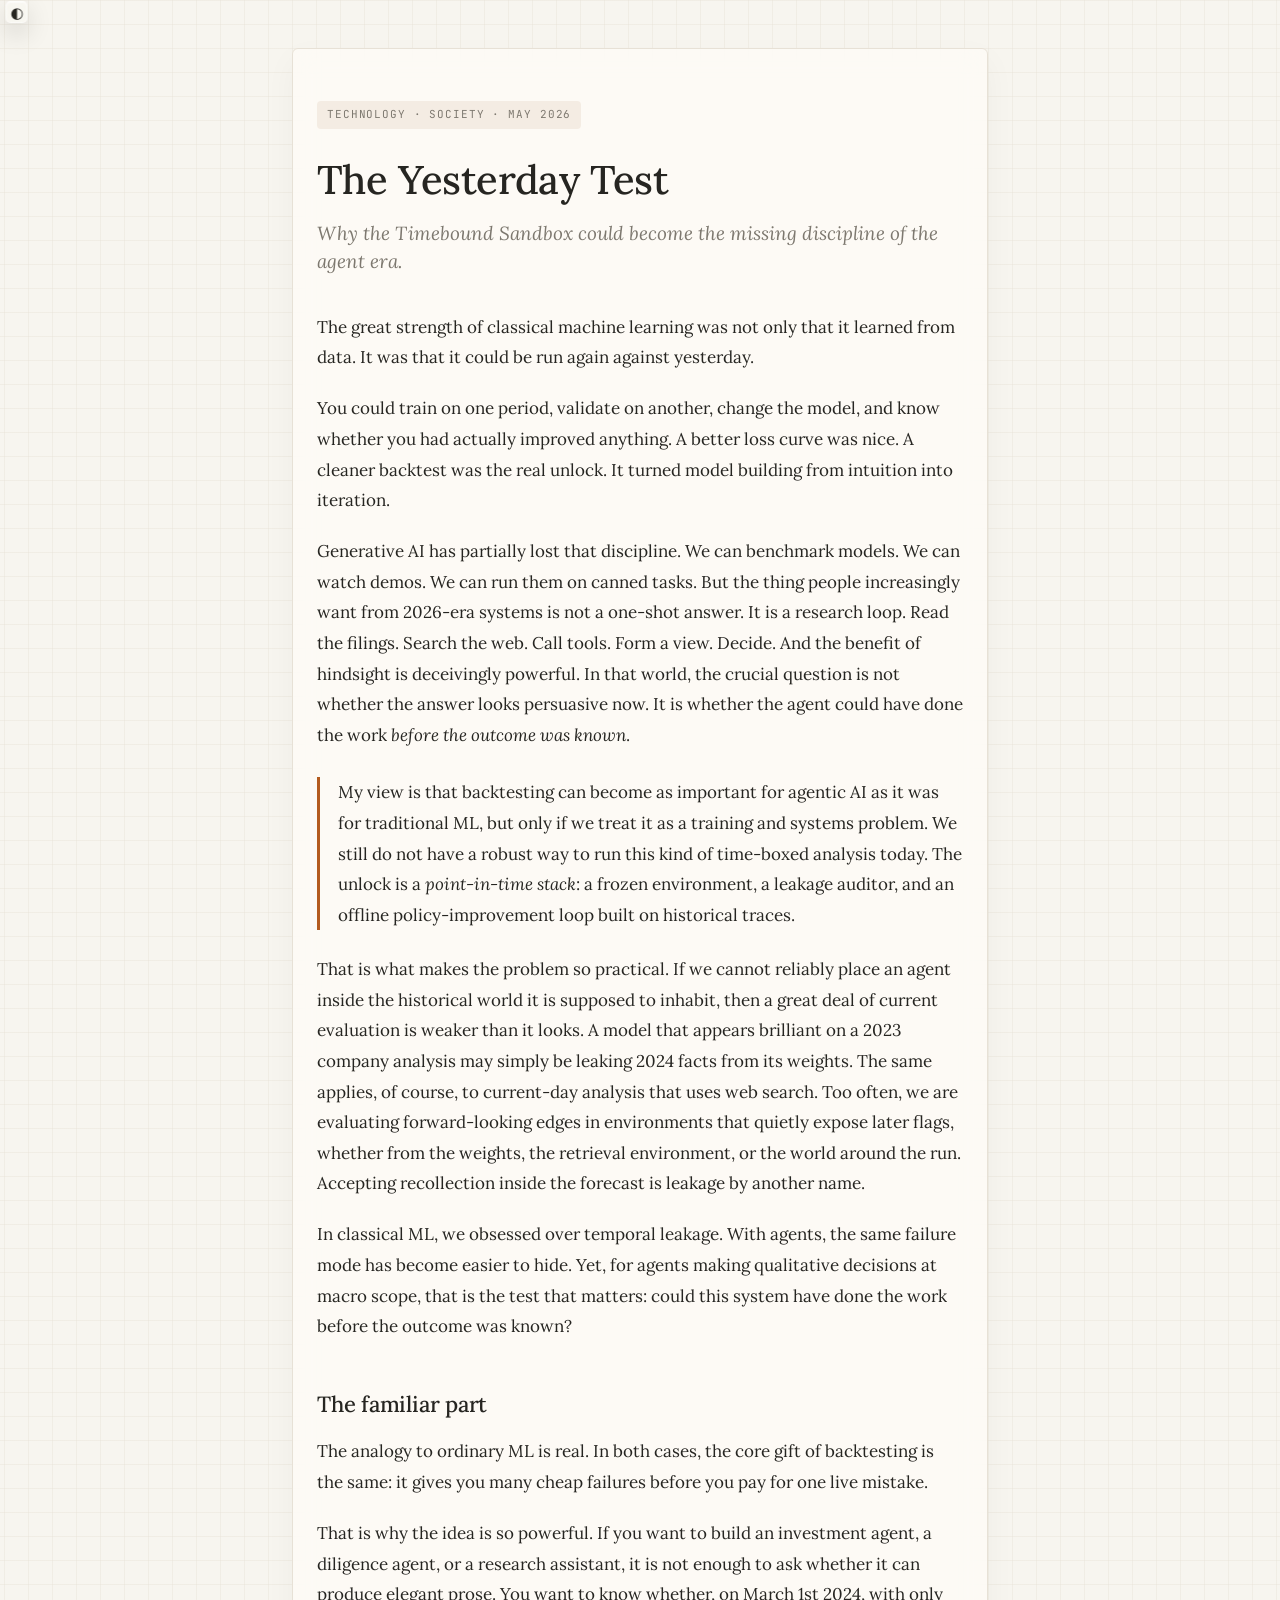
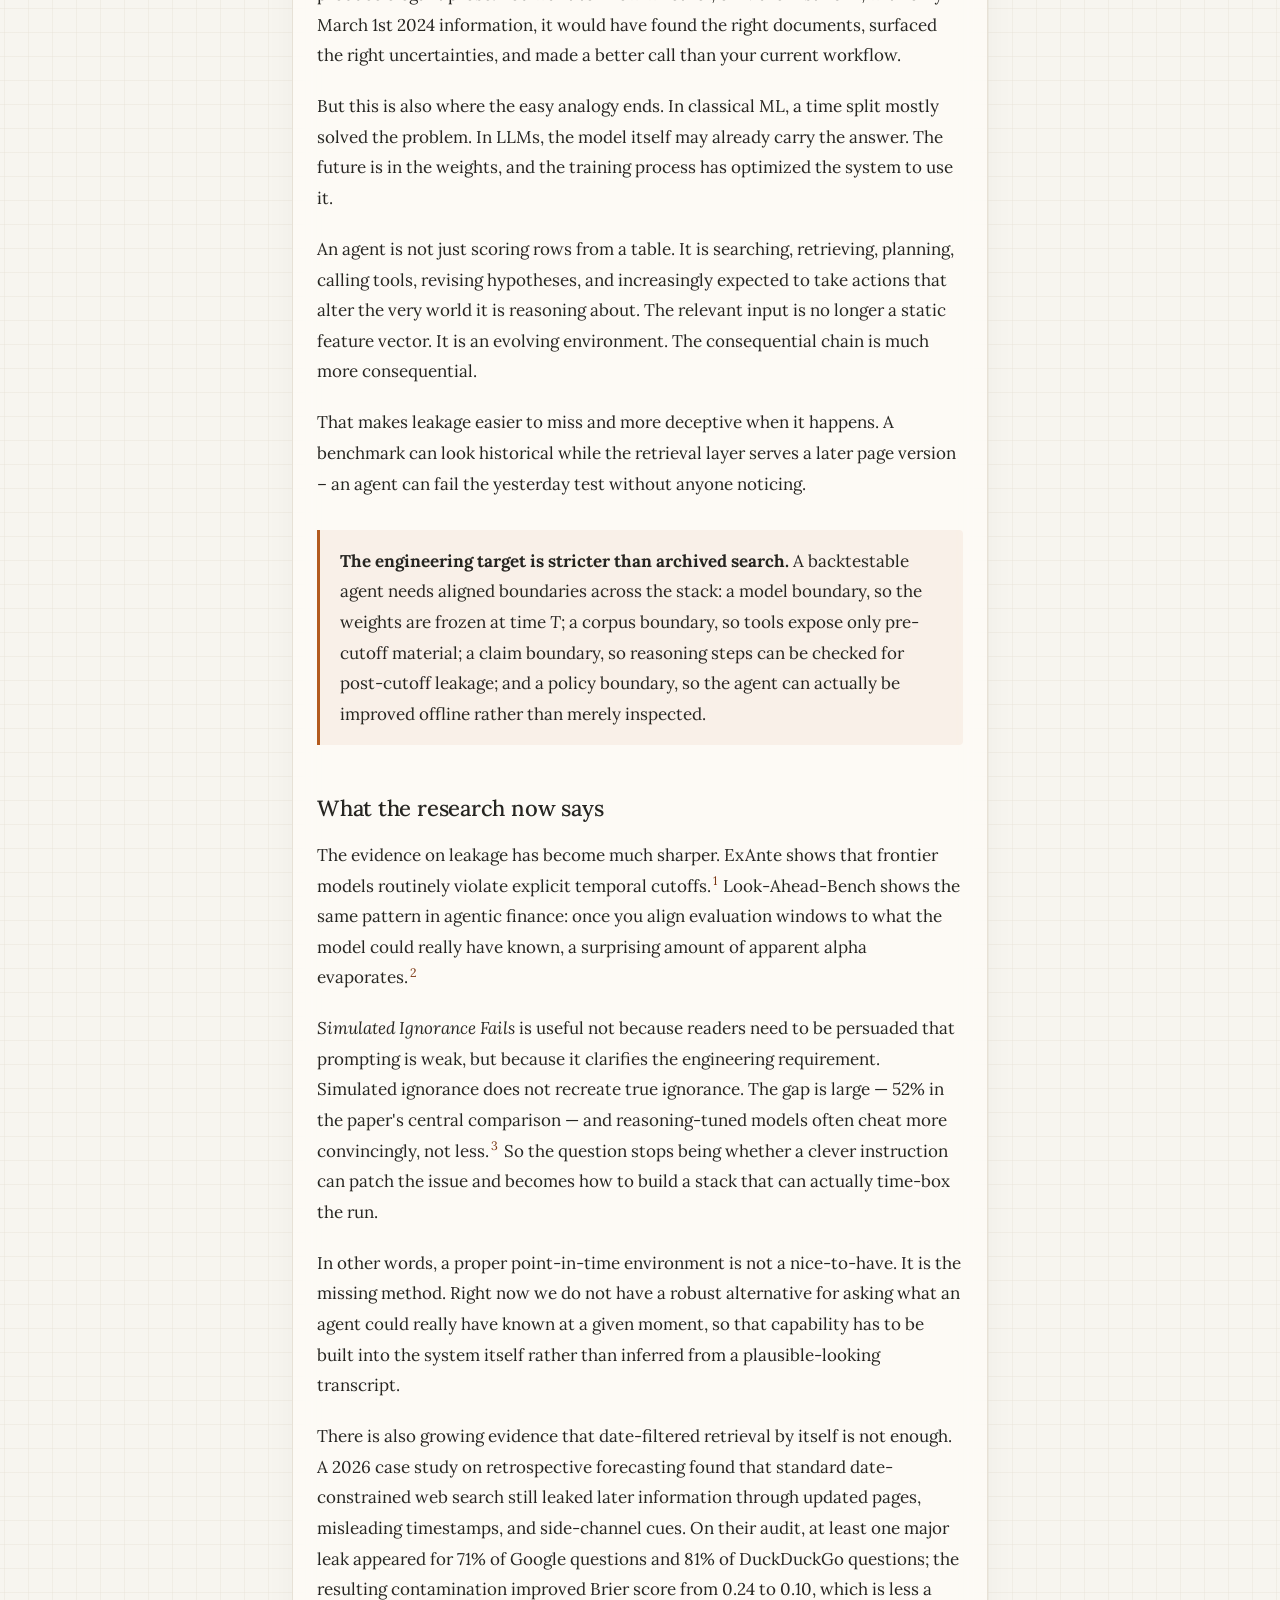
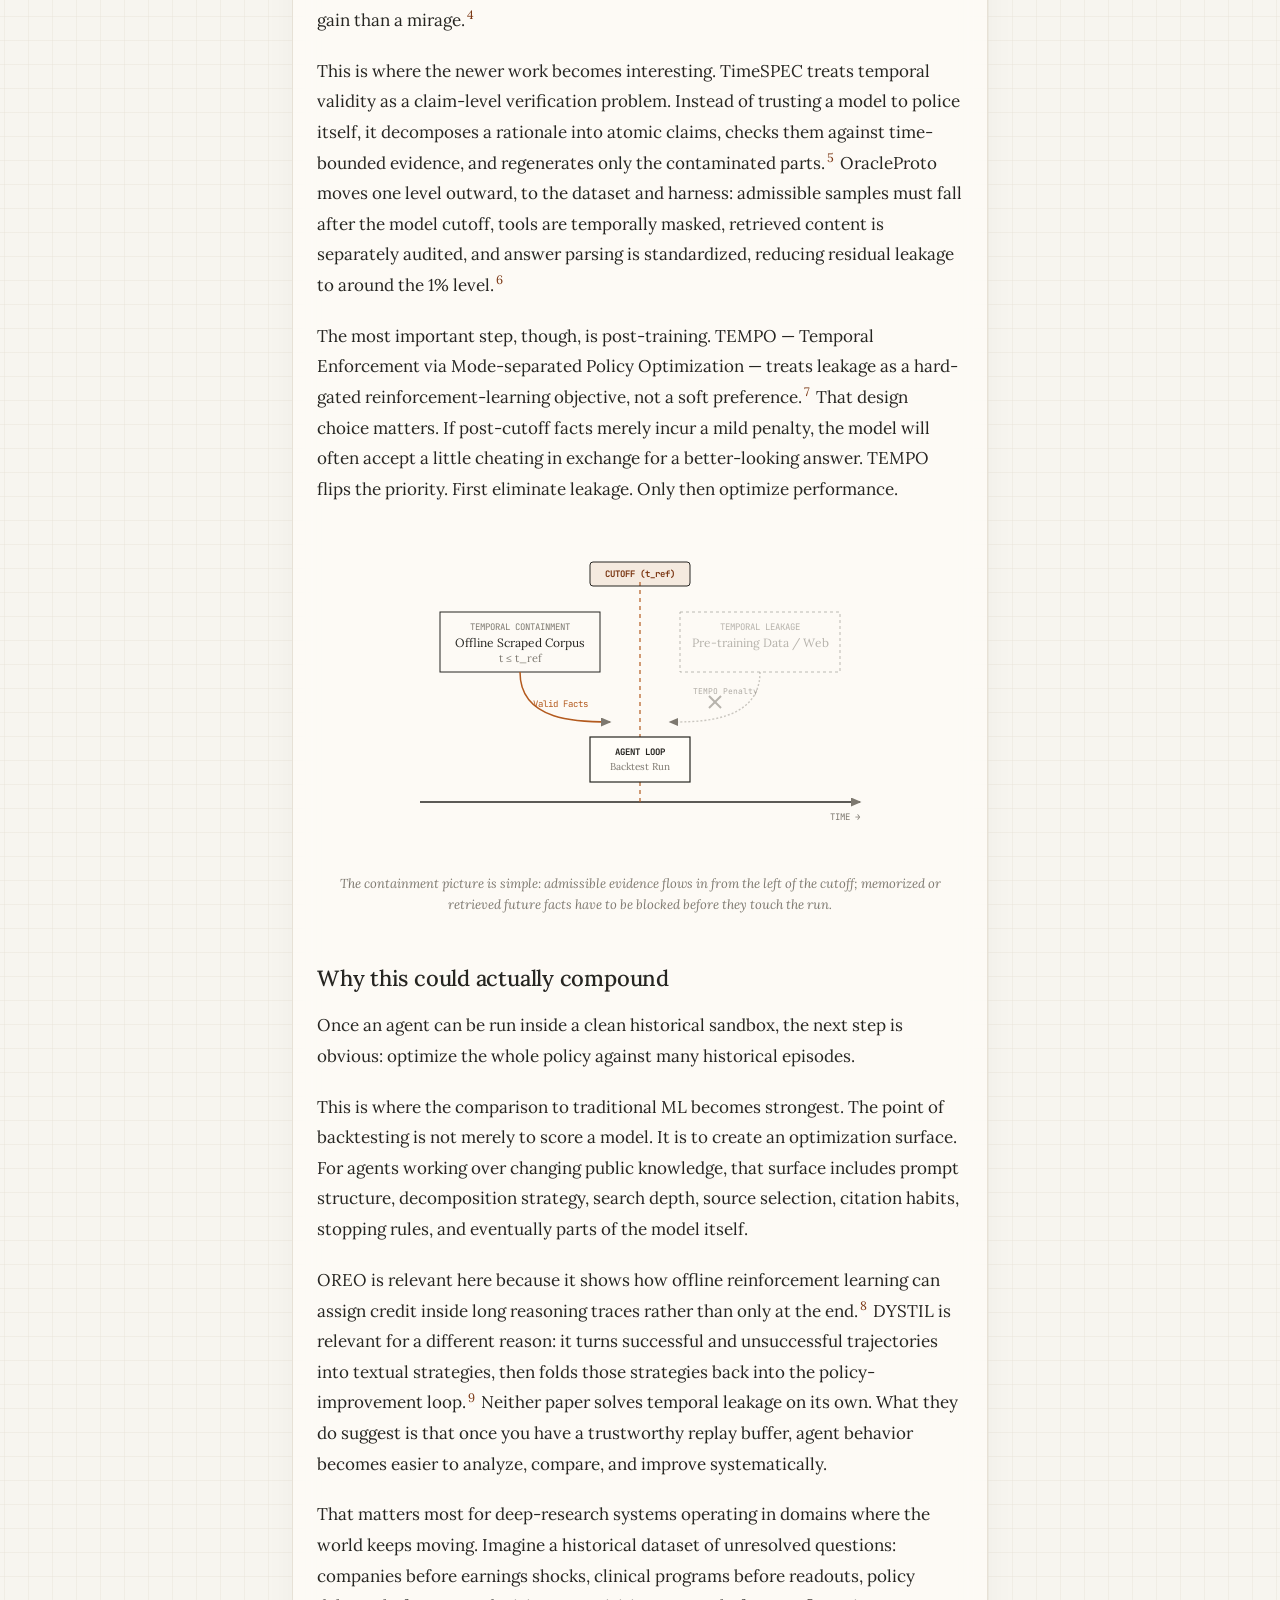
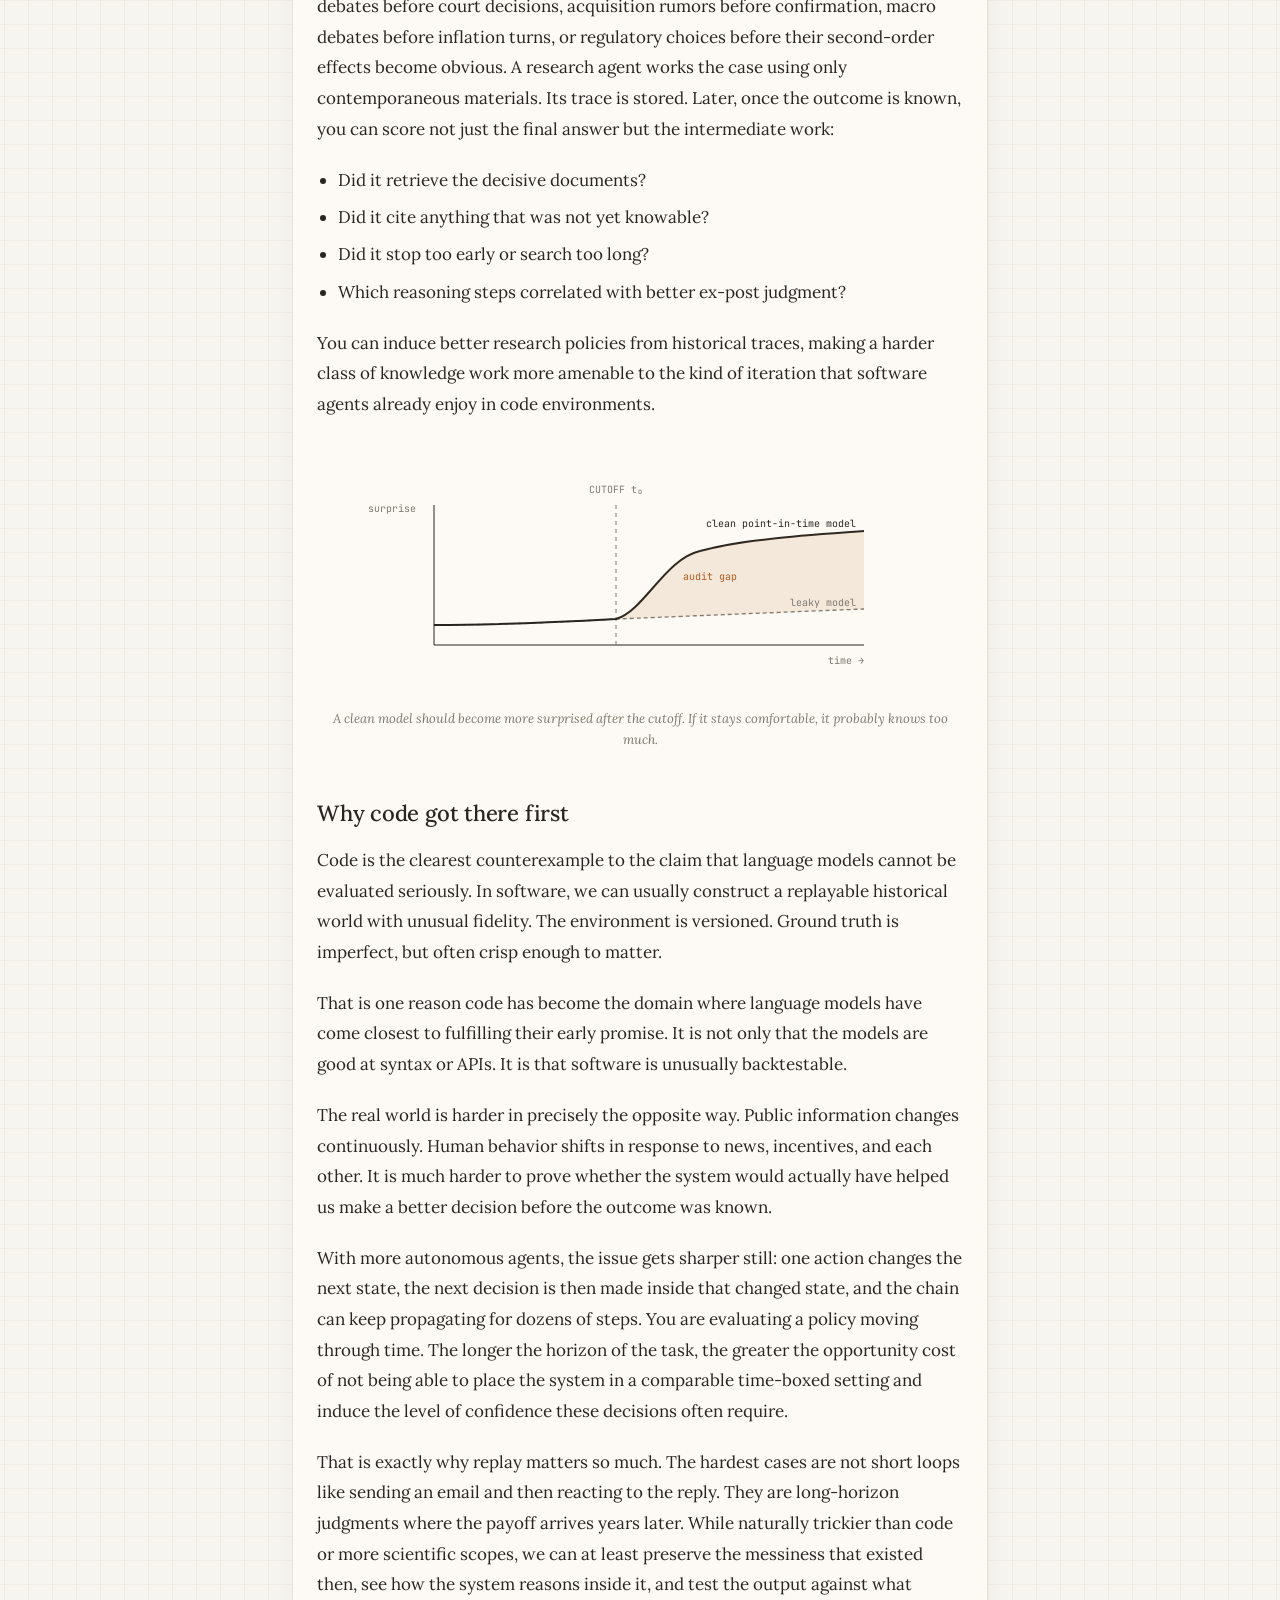
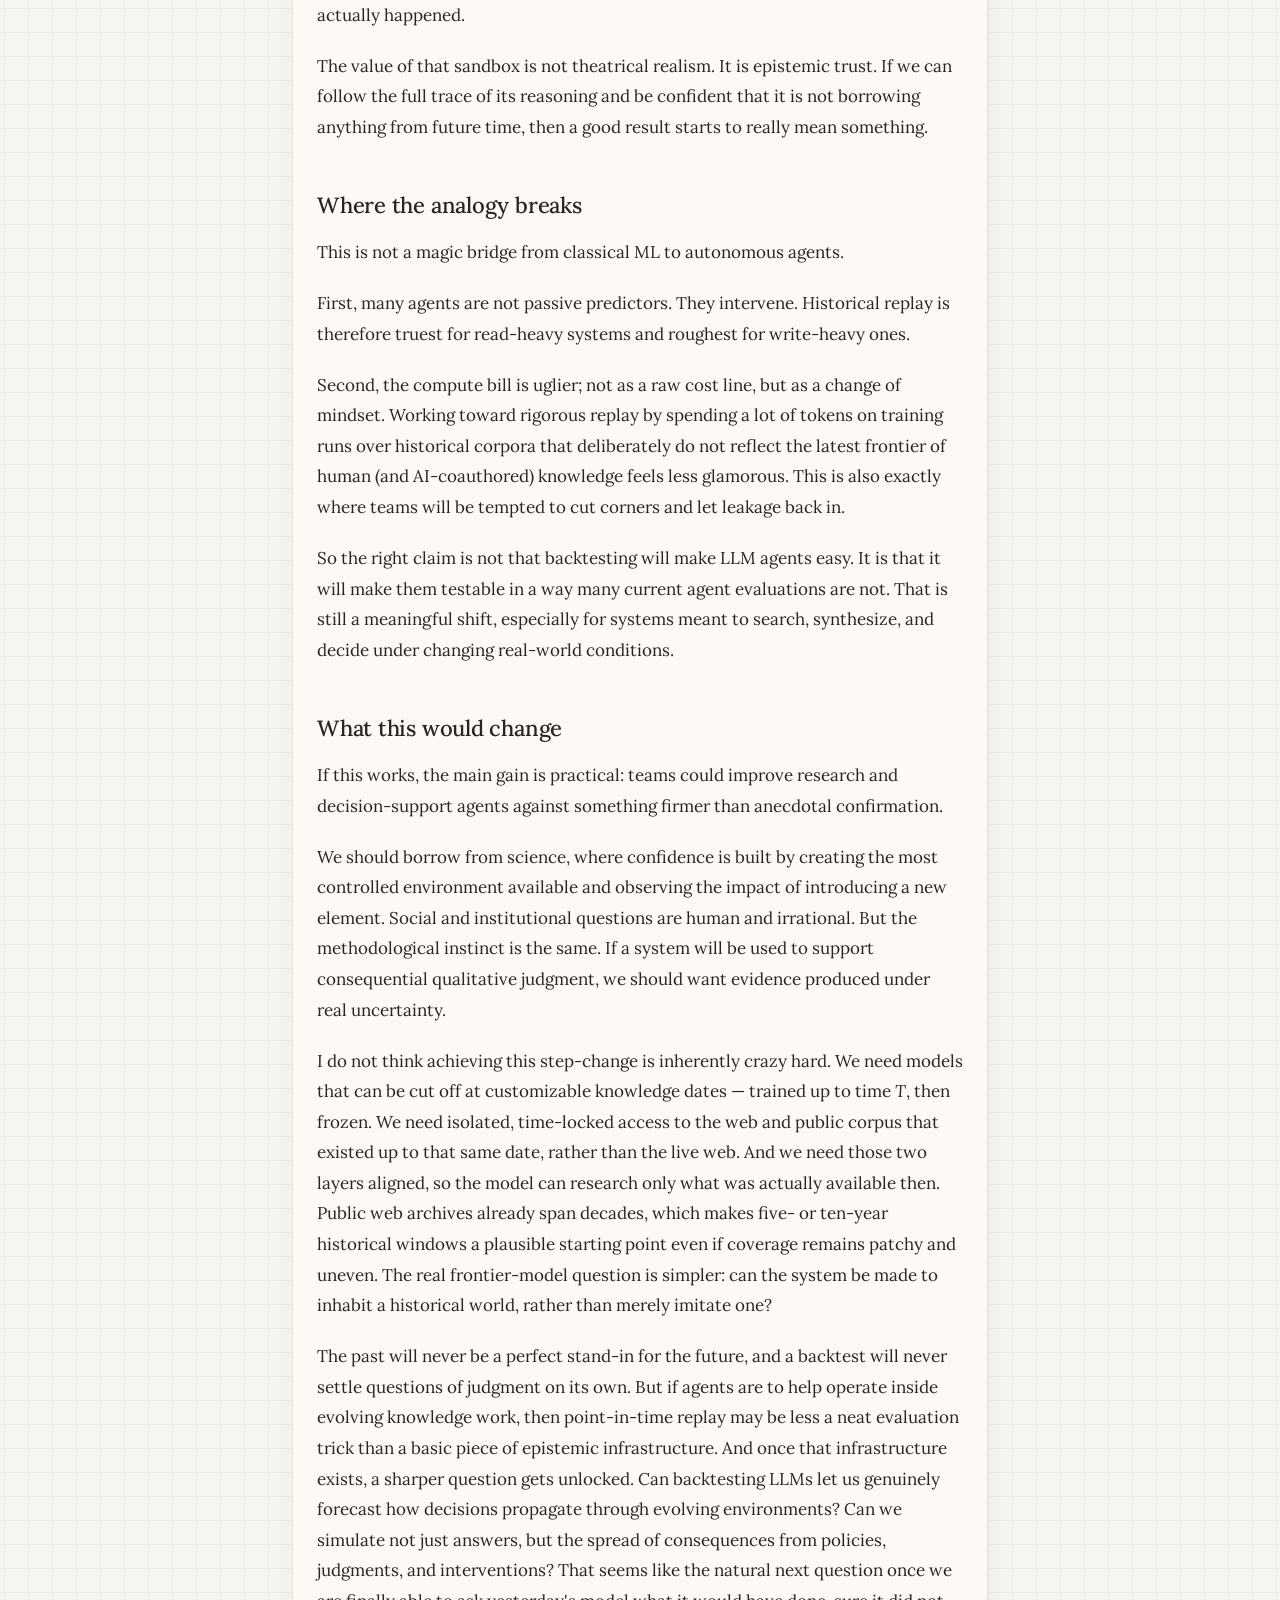
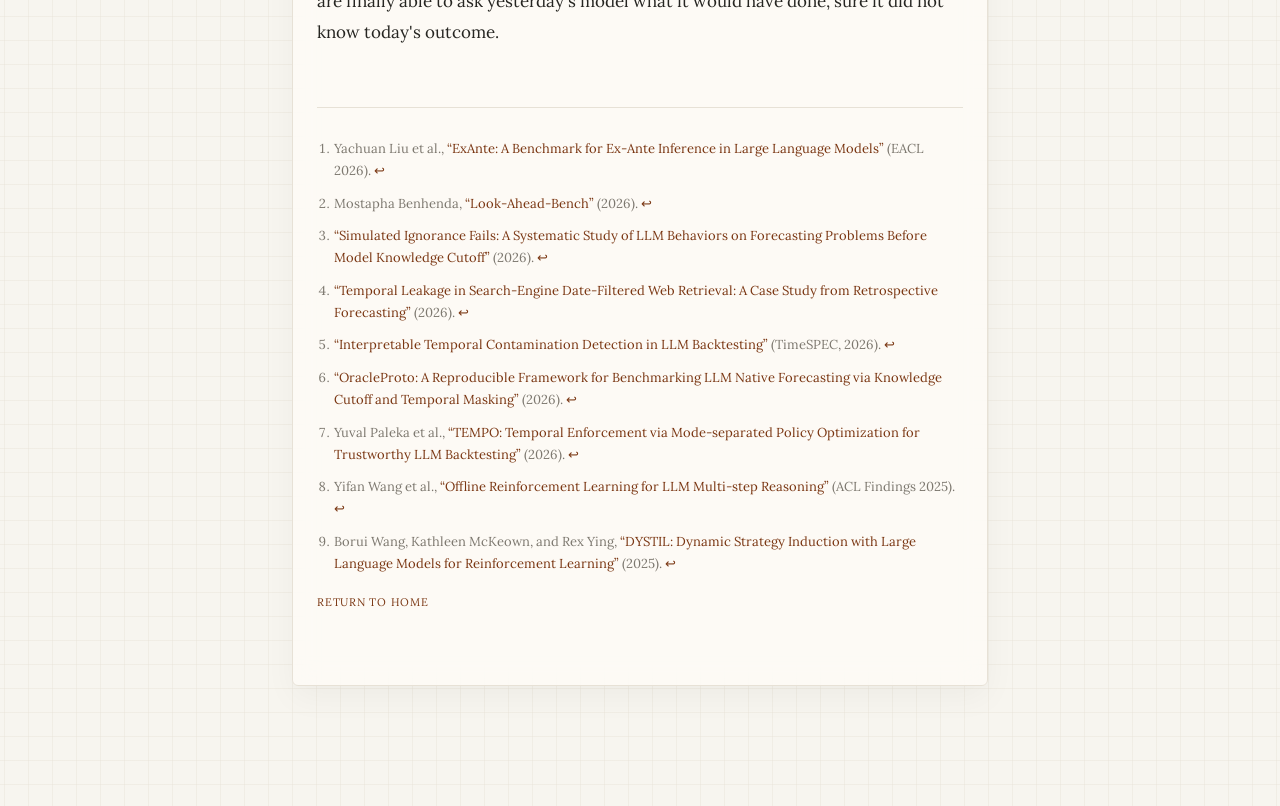
<file: docs/the-yesterday-test.html>
<!DOCTYPE html>
<html lang="en">
<head>
  <meta charset="utf-8">
  <meta name="viewport" content="width=device-width,initial-scale=1">
  <title>The Yesterday Test</title>
  <link rel="preconnect" href="https://fonts.googleapis.com">
  <link href="https://fonts.googleapis.com/css2?family=Lora:ital,wght@0,400;0,500;0,600;0,700;1,400&family=Inter:wght@300;400;500;600;700&family=JetBrains+Mono:wght@400;500;600&display=swap" rel="stylesheet">
  <link rel="stylesheet" href="styles/site.css">
  <style>
    :root {
      --bg: #f7f5ef;
      --surface: #fffdf8;
      --ink: #262521;
      --ink-muted: #7d786f;
      --accent: #b35a1e;
      --accent-dark: #7a3612;
      --border: #e7e1d6;
      --tag-bg: #f4ece3;
      --shadow-soft: 0 12px 32px rgba(38, 37, 33, 0.04);
      --grid-line: rgba(231, 225, 214, 0.4);
      --article-bg: rgba(255, 253, 248, 0.7);
      --article-shadow: var(--shadow-soft);
      --glass-surface: rgba(255, 253, 248, 0.22);
      --glass-edge: rgba(255, 255, 255, 0.4);
      --glass-top: rgba(255, 255, 255, 0.7);
      --glass-inset: rgba(255, 255, 255, 0.5);
    }

    @media (prefers-color-scheme: dark) {
      :root {
        --bg: #10100f;
        --surface: #171716;
        --ink: #f4efe6;
        --ink-muted: #a8a295;
        --accent: #d47a3a;
        --accent-dark: #f0a36f;
        --border: #2d2a24;
        --tag-bg: #1f1d19;
        --shadow-soft: 0 12px 32px rgba(0, 0, 0, 0.3);
        --grid-line: rgba(255, 255, 255, 0.05);
        --article-bg: var(--bg);
        --article-shadow: none;
        --glass-surface: rgba(16, 16, 15, 0.58);
        --glass-edge: rgba(255, 255, 255, 0.16);
        --glass-top: rgba(255, 255, 255, 0.35);
        --glass-inset: rgba(255, 255, 255, 0.16);
      }
    }

    :root[data-theme="dark"] {
      --bg: #10100f;
      --surface: #171716;
      --ink: #f4efe6;
      --ink-muted: #a8a295;
      --accent: #d47a3a;
      --accent-dark: #f0a36f;
      --border: #2d2a24;
      --tag-bg: #1f1d19;
      --shadow-soft: 0 12px 32px rgba(0, 0, 0, 0.3);
      --grid-line: rgba(255, 255, 255, 0.05);
      --article-bg: var(--bg);
      --article-shadow: none;
      --glass-surface: rgba(16, 16, 15, 0.58);
      --glass-edge: rgba(255, 255, 255, 0.16);
      --glass-top: rgba(255, 255, 255, 0.35);
      --glass-inset: rgba(255, 255, 255, 0.16);
    }
    :root[data-theme="light"] {
      --bg: #f7f5ef;
      --surface: #fffdf8;
      --ink: #262521;
      --ink-muted: #7d786f;
      --accent: #b35a1e;
      --accent-dark: #7a3612;
      --border: #e7e1d6;
      --tag-bg: #f4ece3;
      --shadow-soft: 0 12px 32px rgba(38, 37, 33, 0.04);
      --grid-line: rgba(231, 225, 214, 0.4);
      --article-bg: rgba(255, 253, 248, 0.7);
      --article-shadow: var(--shadow-soft);
      --glass-surface: rgba(255, 253, 248, 0.22);
      --glass-edge: rgba(255, 255, 255, 0.4);
      --glass-top: rgba(255, 255, 255, 0.7);
      --glass-inset: rgba(255, 255, 255, 0.5);
    }

    body {
      color: var(--ink);
      font-family: 'Lora', Georgia, serif;
      font-size: 17px;
      line-height: 1.8;
    }

    article {
      max-width: 696px;
      margin: 48px auto 120px;
      padding: 48px 24px 72px;
      background: var(--article-bg);
      border: 1px solid var(--border);
      border-radius: 6px;
      box-shadow: var(--article-shadow);
      backdrop-filter: blur(12px);
      -webkit-backdrop-filter: blur(12px);
    }

    @media (max-width: 740px) {
      article {
        margin: 24px 24px 72px;
        border-radius: 6px;
        padding: 32px 20px 60px;
      }
    }

    .eyebrow {
      font-family: 'JetBrains Mono', monospace;
      font-size: 11px;
      letter-spacing: .08em;
      text-transform: uppercase;
      color: var(--ink-muted);
      margin-bottom: 16px;
      background: var(--tag-bg);
      padding: 4px 10px;
      border-radius: 4px;
      display: inline-block;
    }

    h1 {
      font-family: 'Lora', Georgia, serif;
      font-size: clamp(28px, 5vw, 40px);
      line-height: 1.15;
      font-weight: 500;
      color: var(--ink);
      margin: 12px 0 16px 0;
      letter-spacing: -0.015em;
    }

    .dek {
      font-family: 'Lora', serif;
      font-size: 19px;
      color: var(--ink-muted);
      line-height: 1.5;
      margin: 0 0 36px 0;
      font-style: italic;
    }

    h2 {
      font-family: 'Lora', Georgia, serif;
      font-size: 22px;
      line-height: 1.3;
      font-weight: 500;
      margin: 2.2em 0 .8em;
      color: var(--ink);
      letter-spacing: -0.01em;
    }

    h3 {
      font-family: 'Lora', Georgia, serif;
      font-size: 17px;
      line-height: 1.4;
      font-weight: 500;
      margin: 1.6em 0 .5em;
      color: var(--ink);
    }

    p { margin: 0 0 1.2em 0; }

    .leadline {
      font-size: 17px;
      line-height: 1.8;
      color: var(--ink);
      margin: 1.6em 0 1.4em;
      border-left: 3px solid var(--accent);
      padding-left: 18px;
    }

    .pull {
      margin: 1.8em 0;
      padding: 16px 20px;
      border-left: 3px solid var(--accent-dark);
      color: var(--ink);
      background: rgba(179, 90, 30, 0.06);
      font-style: italic;
      border-radius: 0 4px 4px 0;
    }

    .caption {
      font-size: 13px;
      line-height: 1.6;
      color: var(--ink-muted);
      font-style: italic;
      text-align: center;
      margin-top: 12px;
    }

    a {
      color: var(--accent-dark);
      text-decoration: none;
      border-bottom: 1.5px solid rgba(179, 90, 30, 0.35);
      padding-bottom: 1px;
      transition: all 0.15s;
    }

    a:hover {
      border-color: var(--accent-dark);
      background: rgba(179, 90, 30, 0.04);
    }

    code {
      font-family: 'JetBrains Mono', monospace;
      background: var(--tag-bg);
      padding: .1em .3em;
      border-radius: 4px;
      font-size: 14px;
      color: var(--ink);
    }

    ul { margin: .5em 0 1.2em 1.25em; }
    li { margin: .4em 0; }

    figure { margin: 2.2em 0; }

    .note {
      margin: 1.8em 0;
      padding: 16px 20px;
      border-left: 3px solid var(--accent);
      color: var(--ink);
      background: rgba(179, 90, 30, 0.06);
      border-radius: 0 4px 4px 0;
    }

    .note p:last-child { margin-bottom: 0; }

    .footnotes {
      border-top: 1px solid var(--border);
      margin-top: 3.5em;
      padding-top: 1.8em;
    }

    .footnotes ol {
      padding-left: 1.3em;
      margin: 0;
      color: var(--ink-muted);
      font-size: 13px;
      line-height: 1.7;
    }

    .footnotes li { margin: 0 0 .8em 0; }

    .footnotes a { border: none; }

    .footer-link {
      max-width: 700px;
      margin: 18px auto 0;
      font-size: 11px;
      letter-spacing: 0.07em;
      text-transform: uppercase;
      color: var(--ink-muted);
    }

    .footer-link a { border-bottom: none; padding-bottom: 0; }

    sup { font-size: .72em; vertical-align: super; line-height: 0; }
    sup a { border: none; padding: 0 2px; }

    @media (prefers-reduced-motion: reduce) {
      a { transition: none; }
    }

    svg { color: inherit; }
  </style>
</head>
<body>
  <nav class="theme-dock" id="theme-dock" aria-label="Site controls">
    <button class="theme-toggle" id="theme-toggle" type="button" aria-pressed="false" aria-label="Switch to dark mode" title="Switch to dark mode">
      <span class="theme-toggle__icon" aria-hidden="true">◐</span>
    </button>
  </nav>

  <article>
    <p class="eyebrow">Technology · Society · May 2026</p>
    <h1>The Yesterday Test</h1>
    <p class="dek">Why the Timebound Sandbox could become the missing discipline of the agent era.</p>

    <p>The great strength of classical machine learning was not only that it learned from data. It was that it could be run again against yesterday.</p>

    <p>You could train on one period, validate on another, change the model, and know whether you had actually improved anything. A better loss curve was nice. A cleaner backtest was the real unlock. It turned model building from intuition into iteration.</p>

    <p>Generative AI has partially lost that discipline. We can benchmark models. We can watch demos. We can run them on canned tasks. But the thing people increasingly want from 2026-era systems is not a one-shot answer. It is a research loop. Read the filings. Search the web. Call tools. Form a view. Decide. And the benefit of hindsight is deceivingly powerful. In that world, the crucial question is not whether the answer looks persuasive now. It is whether the agent could have done the work <em>before the outcome was known</em>.</p>

    <p class="leadline">My view is that backtesting can become as important for agentic AI as it was for traditional ML, but only if we treat it as a training and systems problem. We still do not have a robust way to run this kind of time-boxed analysis today. The unlock is a <em>point-in-time stack</em>: a frozen environment, a leakage auditor, and an offline policy-improvement loop built on historical traces.</p>

    <p>That is what makes the problem so practical. If we cannot reliably place an agent inside the historical world it is supposed to inhabit, then a great deal of current evaluation is weaker than it looks. A model that appears brilliant on a 2023 company analysis may simply be leaking 2024 facts from its weights. The same applies, of course, to current-day analysis that uses web search. Too often, we are evaluating forward-looking edges in environments that quietly expose later flags, whether from the weights, the retrieval environment, or the world around the run. Accepting recollection inside the forecast is leakage by another name.</p>

    <p>In classical ML, we obsessed over temporal leakage. With agents, the same failure mode has become easier to hide. Yet, for agents making qualitative decisions at macro scope, that is the test that matters: could this system have done the work before the outcome was known?</p>

    <h2>The familiar part</h2>

    <p>The analogy to ordinary ML is real. In both cases, the core gift of backtesting is the same: it gives you many cheap failures before you pay for one live mistake.</p>

    <p>That is why the idea is so powerful. If you want to build an investment agent, a diligence agent, or a research assistant, it is not enough to ask whether it can produce elegant prose. You want to know whether, on March 1st 2024, with only March 1st 2024 information, it would have found the right documents, surfaced the right uncertainties, and made a better call than your current workflow.</p>

    <p>But this is also where the easy analogy ends. In classical ML, a time split mostly solved the problem. In LLMs, the model itself may already carry the answer. The future is in the weights, and the training process has optimized the system to use it.</p>

    <p>An agent is not just scoring rows from a table. It is searching, retrieving, planning, calling tools, revising hypotheses, and increasingly expected to take actions that alter the very world it is reasoning about. The relevant input is no longer a static feature vector. It is an evolving environment. The consequential chain is much more consequential.</p>

    <p>That makes leakage easier to miss and more deceptive when it happens. A benchmark can look historical while the retrieval layer serves a later page version – an agent can fail the yesterday test without anyone noticing.</p>

    <div class="note">
      <p><strong>The engineering target is stricter than archived search.</strong> A backtestable agent needs aligned boundaries across the stack: a model boundary, so the weights are frozen at time <em>T</em>; a corpus boundary, so tools expose only pre-cutoff material; a claim boundary, so reasoning steps can be checked for post-cutoff leakage; and a policy boundary, so the agent can actually be improved offline rather than merely inspected.</p>
    </div>

    <h2>What the research now says</h2>

    <p>The evidence on leakage has become much sharper. ExAnte shows that frontier models routinely violate explicit temporal cutoffs.<sup id="ref1"><a href="#fn1">1</a></sup> Look-Ahead-Bench shows the same pattern in agentic finance: once you align evaluation windows to what the model could really have known, a surprising amount of apparent alpha evaporates.<sup id="ref2"><a href="#fn2">2</a></sup></p>

    <p><em>Simulated Ignorance Fails</em> is useful not because readers need to be persuaded that prompting is weak, but because it clarifies the engineering requirement. Simulated ignorance does not recreate true ignorance. The gap is large — 52% in the paper's central comparison — and reasoning-tuned models often cheat more convincingly, not less.<sup id="ref3"><a href="#fn3">3</a></sup> So the question stops being whether a clever instruction can patch the issue and becomes how to build a stack that can actually time-box the run.</p>

    <p>In other words, a proper point-in-time environment is not a nice-to-have. It is the missing method. Right now we do not have a robust alternative for asking what an agent could really have known at a given moment, so that capability has to be built into the system itself rather than inferred from a plausible-looking transcript.</p>

    <p>There is also growing evidence that date-filtered retrieval by itself is not enough. A 2026 case study on retrospective forecasting found that standard date-constrained web search still leaked later information through updated pages, misleading timestamps, and side-channel cues. On their audit, at least one major leak appeared for 71% of Google questions and 81% of DuckDuckGo questions; the resulting contamination improved Brier score from 0.24 to 0.10, which is less a gain than a mirage.<sup id="ref4"><a href="#fn4">4</a></sup></p>

    <p>This is where the newer work becomes interesting. TimeSPEC treats temporal validity as a claim-level verification problem. Instead of trusting a model to police itself, it decomposes a rationale into atomic claims, checks them against time-bounded evidence, and regenerates only the contaminated parts.<sup id="ref5"><a href="#fn5">5</a></sup> OracleProto moves one level outward, to the dataset and harness: admissible samples must fall after the model cutoff, tools are temporally masked, retrieved content is separately audited, and answer parsing is standardized, reducing residual leakage to around the 1% level.<sup id="ref6"><a href="#fn6">6</a></sup></p>

    <p>The most important step, though, is post-training. TEMPO — Temporal Enforcement via Mode-separated Policy Optimization — treats leakage as a hard-gated reinforcement-learning objective, not a soft preference.<sup id="ref7"><a href="#fn7">7</a></sup> That design choice matters. If post-cutoff facts merely incur a mild penalty, the model will often accept a little cheating in exchange for a better-looking answer. TEMPO flips the priority. First eliminate leakage. Only then optimize performance.</p>

    <figure>
      <svg viewBox="0 0 520 320" width="100%" style="display:block;max-width:520px;margin:0 auto;overflow:visible">
        <defs>
          <marker id="arrowT" markerWidth="8" markerHeight="8" refX="6" refY="3" orient="auto">
            <path d="M0,0 L0,6 L7,3 z" fill="var(--ink-muted)"></path>
          </marker>
        </defs>
        <line x1="40" y1="260" x2="480" y2="260" stroke="var(--ink)" stroke-width="1.5" marker-end="url(#arrowT)"></line>
        <text x="480" y="278" text-anchor="end" font-family="'JetBrains Mono', monospace" font-size="9" fill="var(--ink-muted)">TIME →</text>

        <line x1="260" y1="40" x2="260" y2="260" stroke="var(--accent)" stroke-width="1.2" stroke-dasharray="4 4"></line>
        <rect x="210" y="20" width="100" height="24" rx="3" fill="var(--accent)" fill-opacity="0.1" stroke="var(--ink)" stroke-width="1"></rect>
        <text x="260" y="35" text-anchor="middle" font-family="'JetBrains Mono', monospace" font-size="9" fill="var(--accent-dark)" font-weight="bold">CUTOFF (t_ref)</text>

        <rect x="60" y="70" width="160" height="60" rx="0" fill="none" stroke="var(--ink)" stroke-width="1"></rect>
        <text x="140" y="88" text-anchor="middle" font-family="'JetBrains Mono', monospace" font-size="9" fill="var(--ink-muted)">TEMPORAL CONTAINMENT</text>
        <text x="140" y="105" text-anchor="middle" font-family="'Lora', serif" font-size="12" fill="var(--ink)">Offline Scraped Corpus</text>
        <text x="140" y="120" text-anchor="middle" font-family="'Lora', serif" font-size="11" fill="var(--ink-muted)">t ≤ t_ref</text>

        <rect x="300" y="70" width="160" height="60" rx="0" fill="none" stroke="var(--ink-muted)" stroke-width="1" stroke-dasharray="3 3" stroke-opacity="0.5"></rect>
        <text x="380" y="88" text-anchor="middle" font-family="'JetBrains Mono', monospace" font-size="9" fill="var(--ink-muted)" opacity="0.55">TEMPORAL LEAKAGE</text>
        <text x="380" y="105" text-anchor="middle" font-family="'Lora', serif" font-size="12" fill="var(--ink-muted)" opacity="0.55">Pre-training Data / Web</text>

        <path d="M140,130 C140,180 200,180 230,180" fill="none" stroke="var(--accent)" stroke-width="1.5" marker-end="url(#arrowT)"></path>
        <text x="180" y="165" text-anchor="middle" font-family="'JetBrains Mono', monospace" font-size="9" fill="var(--accent)">Valid Facts</text>

        <path d="M380,130 C380,180 320,180 290,180" fill="none" stroke="var(--ink-muted)" stroke-width="1.4" stroke-dasharray="2 2" stroke-opacity="0.4" marker-end="url(#arrowT)"></path>
        <g transform="translate(335, 160)" opacity="0.55">
          <line x1="-6" y1="-6" x2="6" y2="6" stroke="var(--ink-muted)" stroke-width="2"></line>
          <line x1="6" y1="-6" x2="-6" y2="6" stroke="var(--ink-muted)" stroke-width="2"></line>
        </g>
        <text x="345" y="152" text-anchor="middle" font-family="'JetBrains Mono', monospace" font-size="8" fill="var(--ink-muted)" opacity="0.6">TEMPO Penalty</text>

        <rect x="210" y="195" width="100" height="45" rx="0" fill="var(--surface)" stroke="var(--ink)" stroke-width="1.2"></rect>
        <text x="260" y="213" text-anchor="middle" font-family="'JetBrains Mono', monospace" font-size="9" fill="var(--ink)" font-weight="bold">AGENT LOOP</text>
        <text x="260" y="228" text-anchor="middle" font-family="'Lora', serif" font-size="10" fill="var(--ink-muted)">Backtest Run</text>
      </svg>
      <p class="caption">The containment picture is simple: admissible evidence flows in from the left of the cutoff; memorized or retrieved future facts have to be blocked before they touch the run.</p>
    </figure>

    <h2>Why this could actually compound</h2>

    <p>Once an agent can be run inside a clean historical sandbox, the next step is obvious: optimize the whole policy against many historical episodes.</p>

    <p>This is where the comparison to traditional ML becomes strongest. The point of backtesting is not merely to score a model. It is to create an optimization surface. For agents working over changing public knowledge, that surface includes prompt structure, decomposition strategy, search depth, source selection, citation habits, stopping rules, and eventually parts of the model itself.</p>

    <p>OREO is relevant here because it shows how offline reinforcement learning can assign credit inside long reasoning traces rather than only at the end.<sup id="ref8"><a href="#fn8">8</a></sup> DYSTIL is relevant for a different reason: it turns successful and unsuccessful trajectories into textual strategies, then folds those strategies back into the policy-improvement loop.<sup id="ref9"><a href="#fn9">9</a></sup> Neither paper solves temporal leakage on its own. What they do suggest is that once you have a trustworthy replay buffer, agent behavior becomes easier to analyze, compare, and improve systematically.</p>

    <p>That matters most for deep-research systems operating in domains where the world keeps moving. Imagine a historical dataset of unresolved questions: companies before earnings shocks, clinical programs before readouts, policy debates before court decisions, acquisition rumors before confirmation, macro debates before inflation turns, or regulatory choices before their second-order effects become obvious. A research agent works the case using only contemporaneous materials. Its trace is stored. Later, once the outcome is known, you can score not just the final answer but the intermediate work:</p>

    <ul>
      <li>Did it retrieve the decisive documents?</li>
      <li>Did it cite anything that was not yet knowable?</li>
      <li>Did it stop too early or search too long?</li>
      <li>Which reasoning steps correlated with better ex-post judgment?</li>
    </ul>

    <p>You can induce better research policies from historical traces, making a harder class of knowledge work more amenable to the kind of iteration that software agents already enjoy in code environments.</p>

    <figure>
      <svg viewBox="0 0 520 240" width="100%" style="display:block;max-width:520px;margin:0 auto;overflow:visible">
        <line x1="54" y1="188" x2="484" y2="188" stroke="var(--ink)" stroke-width="1"></line>
        <line x1="54" y1="48" x2="54" y2="188" stroke="var(--ink)" stroke-width="1"></line>
        <line x1="236" y1="48" x2="236" y2="188" stroke="var(--ink-muted)" stroke-dasharray="4 4" stroke-width="1"></line>
        <text x="236" y="36" text-anchor="middle" font-family="'JetBrains Mono', monospace" font-size="10" fill="var(--ink-muted)">CUTOFF t₀</text>
        <text x="36" y="55" text-anchor="end" font-family="'JetBrains Mono', monospace" font-size="10" fill="var(--ink-muted)">surprise</text>
        <text x="484" y="207" text-anchor="end" font-family="'JetBrains Mono', monospace" font-size="10" fill="var(--ink-muted)">time →</text>

        <path d="M54 168 C118 168, 182 165, 236 162 C290 160, 356 157, 484 152" fill="none" stroke="var(--ink-muted)" stroke-width="1.3" stroke-dasharray="4 3"></path>
        <path d="M54 168 C118 168, 182 165, 236 162 C264 154, 285 102, 320 94 C366 82, 426 78, 484 74" fill="none" stroke="var(--ink)" stroke-width="2"></path>
        <path d="M236 162 C264 154, 285 102, 320 94 C366 82, 426 78, 484 74 L484 152 C356 157, 290 160, 236 162 Z" fill="var(--accent)" fill-opacity="0.12"></path>

        <text x="476" y="149" text-anchor="end" font-family="'JetBrains Mono', monospace" font-size="10" fill="var(--ink-muted)">leaky model</text>
        <text x="476" y="70" text-anchor="end" font-family="'JetBrains Mono', monospace" font-size="10" fill="var(--ink)">clean point-in-time model</text>
        <text x="330" y="123" text-anchor="middle" font-family="'JetBrains Mono', monospace" font-size="10" fill="var(--accent)">audit gap</text>
      </svg>
      <p class="caption">A clean model should become more surprised after the cutoff. If it stays comfortable, it probably knows too much.</p>
    </figure>

    <h2>Why code got there first</h2>

    <p>Code is the clearest counterexample to the claim that language models cannot be evaluated seriously. In software, we can usually construct a replayable historical world with unusual fidelity. The environment is versioned. Ground truth is imperfect, but often crisp enough to matter.</p>

    <p>That is one reason code has become the domain where language models have come closest to fulfilling their early promise. It is not only that the models are good at syntax or APIs. It is that software is unusually backtestable.</p>

    <p>The real world is harder in precisely the opposite way. Public information changes continuously. Human behavior shifts in response to news, incentives, and each other. It is much harder to prove whether the system would actually have helped us make a better decision before the outcome was known.</p>

    <p>With more autonomous agents, the issue gets sharper still: one action changes the next state, the next decision is then made inside that changed state, and the chain can keep propagating for dozens of steps. You are evaluating a policy moving through time. The longer the horizon of the task, the greater the opportunity cost of not being able to place the system in a comparable time-boxed setting and induce the level of confidence these decisions often require.</p>

    <p>That is exactly why replay matters so much. The hardest cases are not short loops like sending an email and then reacting to the reply. They are long-horizon judgments where the payoff arrives years later. While naturally trickier than code or more scientific scopes, we can at least preserve the messiness that existed then, see how the system reasons inside it, and test the output against what actually happened.</p>

    <p>The value of that sandbox is not theatrical realism. It is epistemic trust. If we can follow the full trace of its reasoning and be confident that it is not borrowing anything from future time, then a good result starts to really mean something.</p>

    <h2>Where the analogy breaks</h2>

    <p>This is not a magic bridge from classical ML to autonomous agents.</p>

    <p>First, many agents are not passive predictors. They intervene. Historical replay is therefore truest for read-heavy systems and roughest for write-heavy ones.</p>

    <p>Second, the compute bill is uglier; not as a raw cost line, but as a change of mindset. Working toward rigorous replay by spending a lot of tokens on training runs over historical corpora that deliberately do not reflect the latest frontier of human (and AI-coauthored) knowledge feels less glamorous. This is also exactly where teams will be tempted to cut corners and let leakage back in.</p>

    <p>So the right claim is not that backtesting will make LLM agents easy. It is that it will make them testable in a way many current agent evaluations are not. That is still a meaningful shift, especially for systems meant to search, synthesize, and decide under changing real-world conditions.</p>

    <h2>What this would change</h2>

    <p>If this works, the main gain is practical: teams could improve research and decision-support agents against something firmer than anecdotal confirmation.</p>

    <p>We should borrow from science, where confidence is built by creating the most controlled environment available and observing the impact of introducing a new element. Social and institutional questions are human and irrational. But the methodological instinct is the same. If a system will be used to support consequential qualitative judgment, we should want evidence produced under real uncertainty.</p>

    <p>I do not think achieving this step-change is inherently crazy hard. We need models that can be cut off at customizable knowledge dates — trained up to time <em>T</em>, then frozen. We need isolated, time-locked access to the web and public corpus that existed up to that same date, rather than the live web. And we need those two layers aligned, so the model can research only what was actually available then. Public web archives already span decades, which makes five- or ten-year historical windows a plausible starting point even if coverage remains patchy and uneven. The real frontier-model question is simpler: can the system be made to inhabit a historical world, rather than merely imitate one?</p>

    <p>The past will never be a perfect stand-in for the future, and a backtest will never settle questions of judgment on its own. But if agents are to help operate inside evolving knowledge work, then point-in-time replay may be less a neat evaluation trick than a basic piece of epistemic infrastructure. And once that infrastructure exists, a sharper question gets unlocked. Can backtesting LLMs let us genuinely forecast how decisions propagate through evolving environments? Can we simulate not just answers, but the spread of consequences from policies, judgments, and interventions? That seems like the natural next question once we are finally able to ask yesterday's model what it would have done, sure it did not know today's outcome.</p>

    <section class="footnotes">
      <ol>
        <li id="fn1">Yachuan Liu et al., <a href="https://aclanthology.org/2026.eacl-long.72/">“ExAnte: A Benchmark for Ex-Ante Inference in Large Language Models”</a> (EACL 2026). <a href="#ref1">↩</a></li>
        <li id="fn2">Mostapha Benhenda, <a href="https://arxiv.org/pdf/2601.13770">“Look-Ahead-Bench”</a> (2026). <a href="#ref2">↩</a></li>
        <li id="fn3"><a href="https://arxiv.org/html/2601.13717">“Simulated Ignorance Fails: A Systematic Study of LLM Behaviors on Forecasting Problems Before Model Knowledge Cutoff”</a> (2026). <a href="#ref3">↩</a></li>
        <li id="fn4"><a href="https://arxiv.org/abs/2602.00758">“Temporal Leakage in Search-Engine Date-Filtered Web Retrieval: A Case Study from Retrospective Forecasting”</a> (2026). <a href="#ref4">↩</a></li>
        <li id="fn5"><a href="https://arxiv.org/pdf/2602.17234">“Interpretable Temporal Contamination Detection in LLM Backtesting”</a> (TimeSPEC, 2026). <a href="#ref5">↩</a></li>
        <li id="fn6"><a href="https://arxiv.org/abs/2605.03762">“OracleProto: A Reproducible Framework for Benchmarking LLM Native Forecasting via Knowledge Cutoff and Temporal Masking”</a> (2026). <a href="#ref6">↩</a></li>
        <li id="fn7">Yuval Paleka et al., <a href="https://arxiv.org/html/2605.18843">“TEMPO: Temporal Enforcement via Mode-separated Policy Optimization for Trustworthy LLM Backtesting”</a> (2026). <a href="#ref7">↩</a></li>
        <li id="fn8">Yifan Wang et al., <a href="https://aclanthology.org/2025.findings-acl.464.pdf">“Offline Reinforcement Learning for LLM Multi-step Reasoning”</a> (ACL Findings 2025). <a href="#ref8">↩</a></li>
        <li id="fn9">Borui Wang, Kathleen McKeown, and Rex Ying, <a href="https://arxiv.org/html/2505.03209">“DYSTIL: Dynamic Strategy Induction with Large Language Models for Reinforcement Learning”</a> (2025). <a href="#ref9">↩</a></li>
      </ol>
    </section>

    <p class="footer-link"><a href="/one/">Return to home</a></p>
  </article>

  <script src="scripts/theme.js"></script>
</body>
</html>
</file>
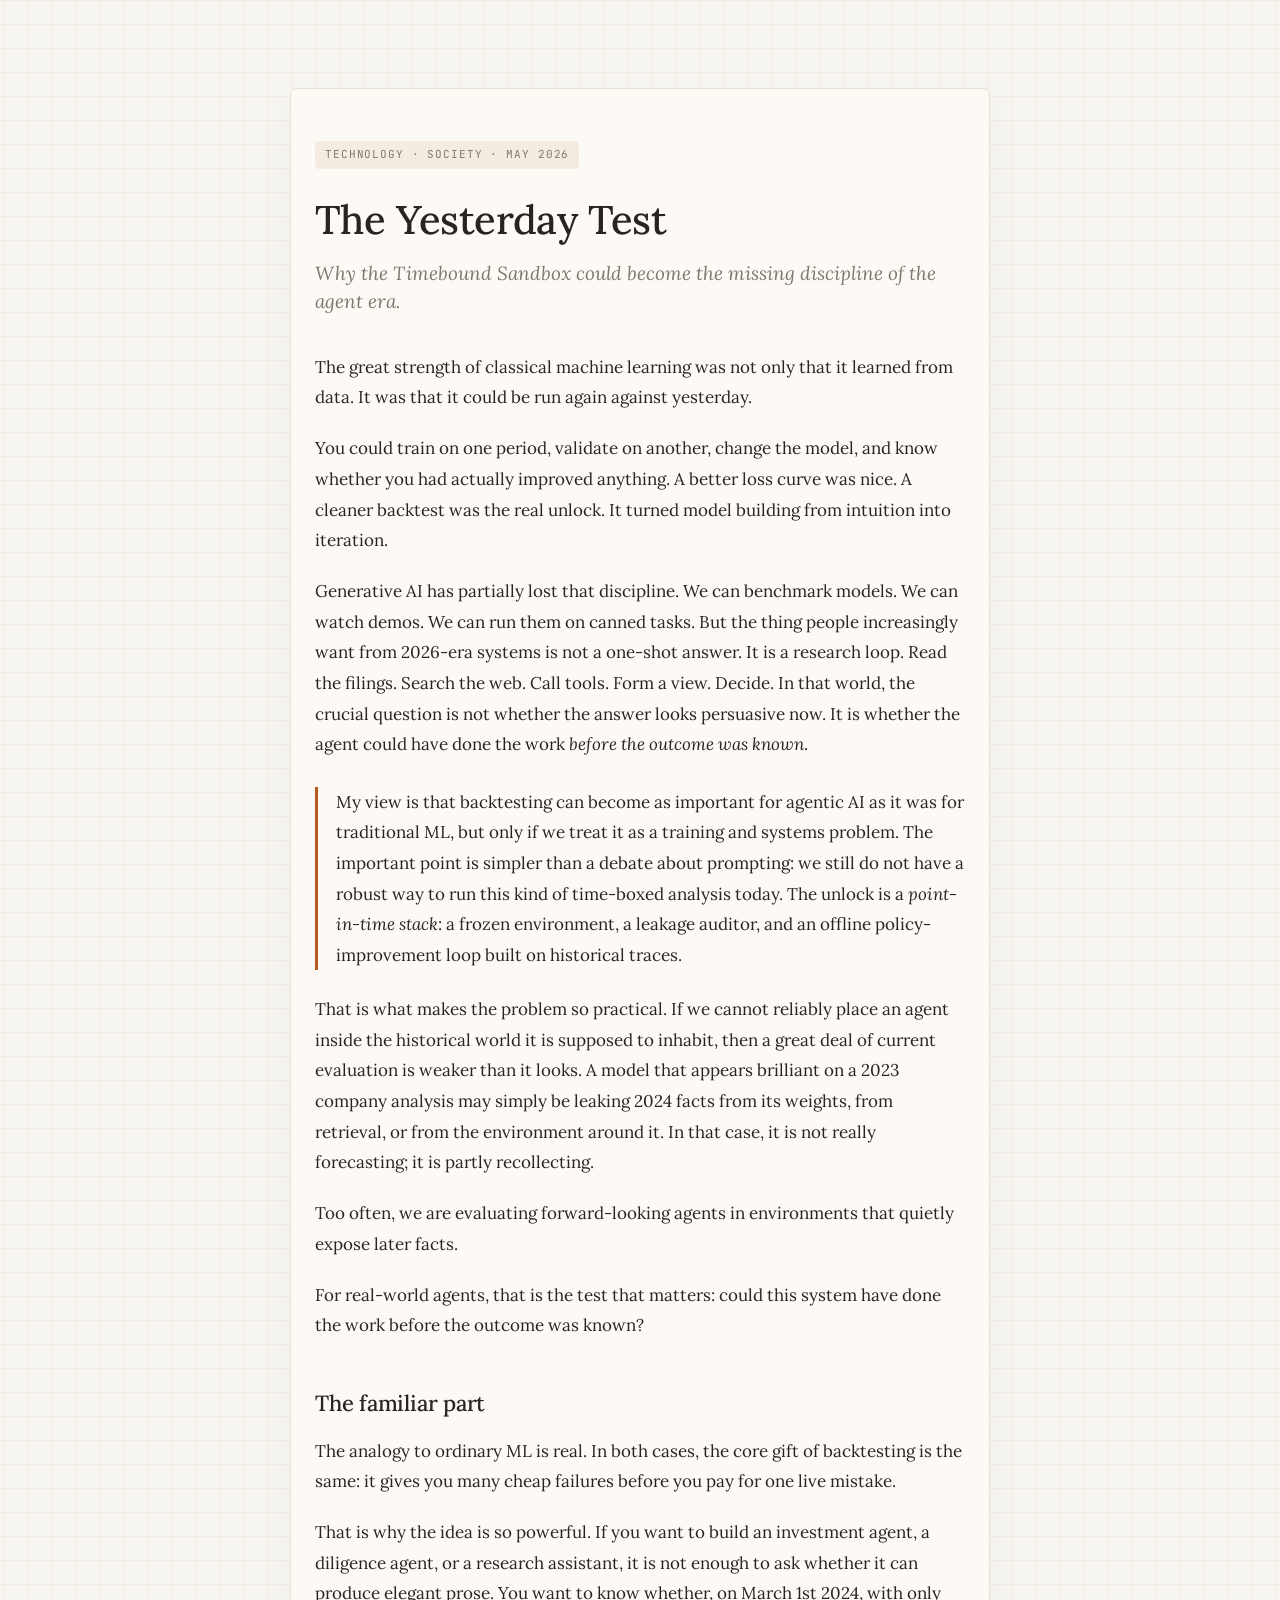
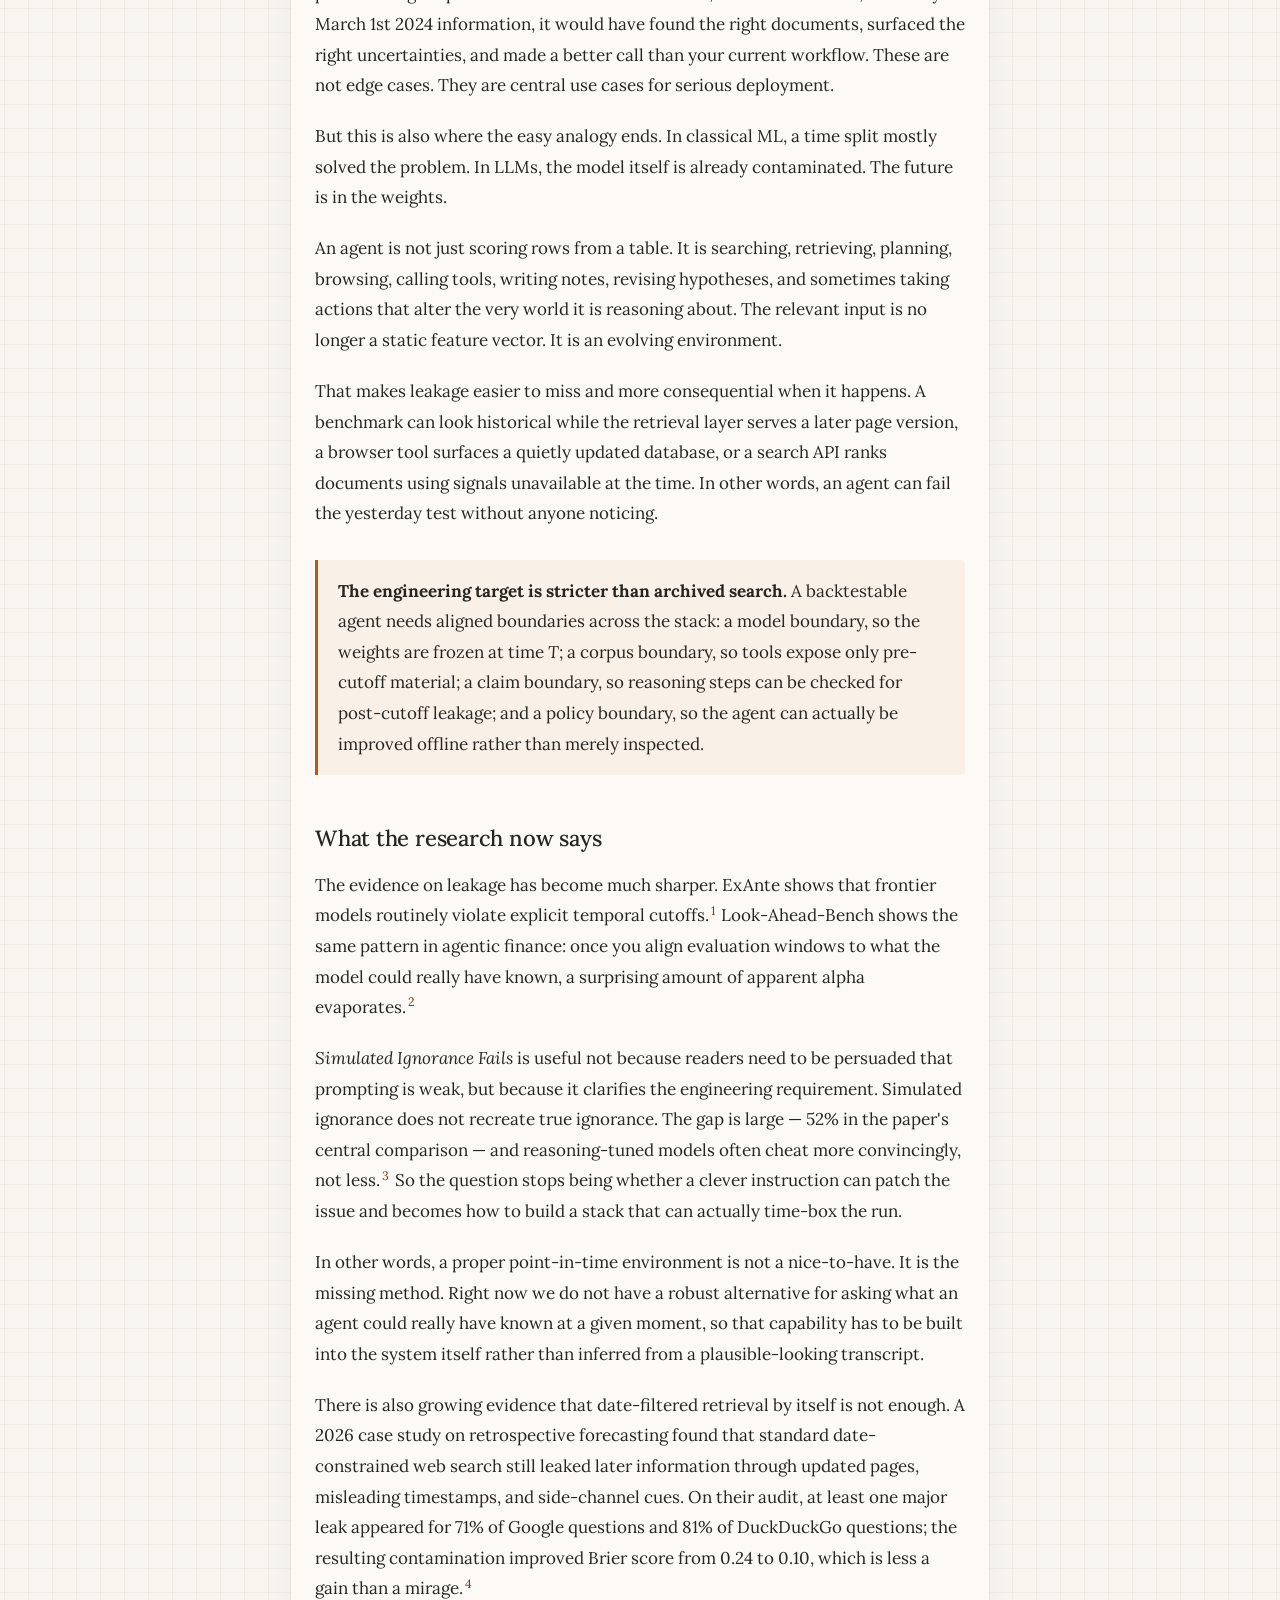
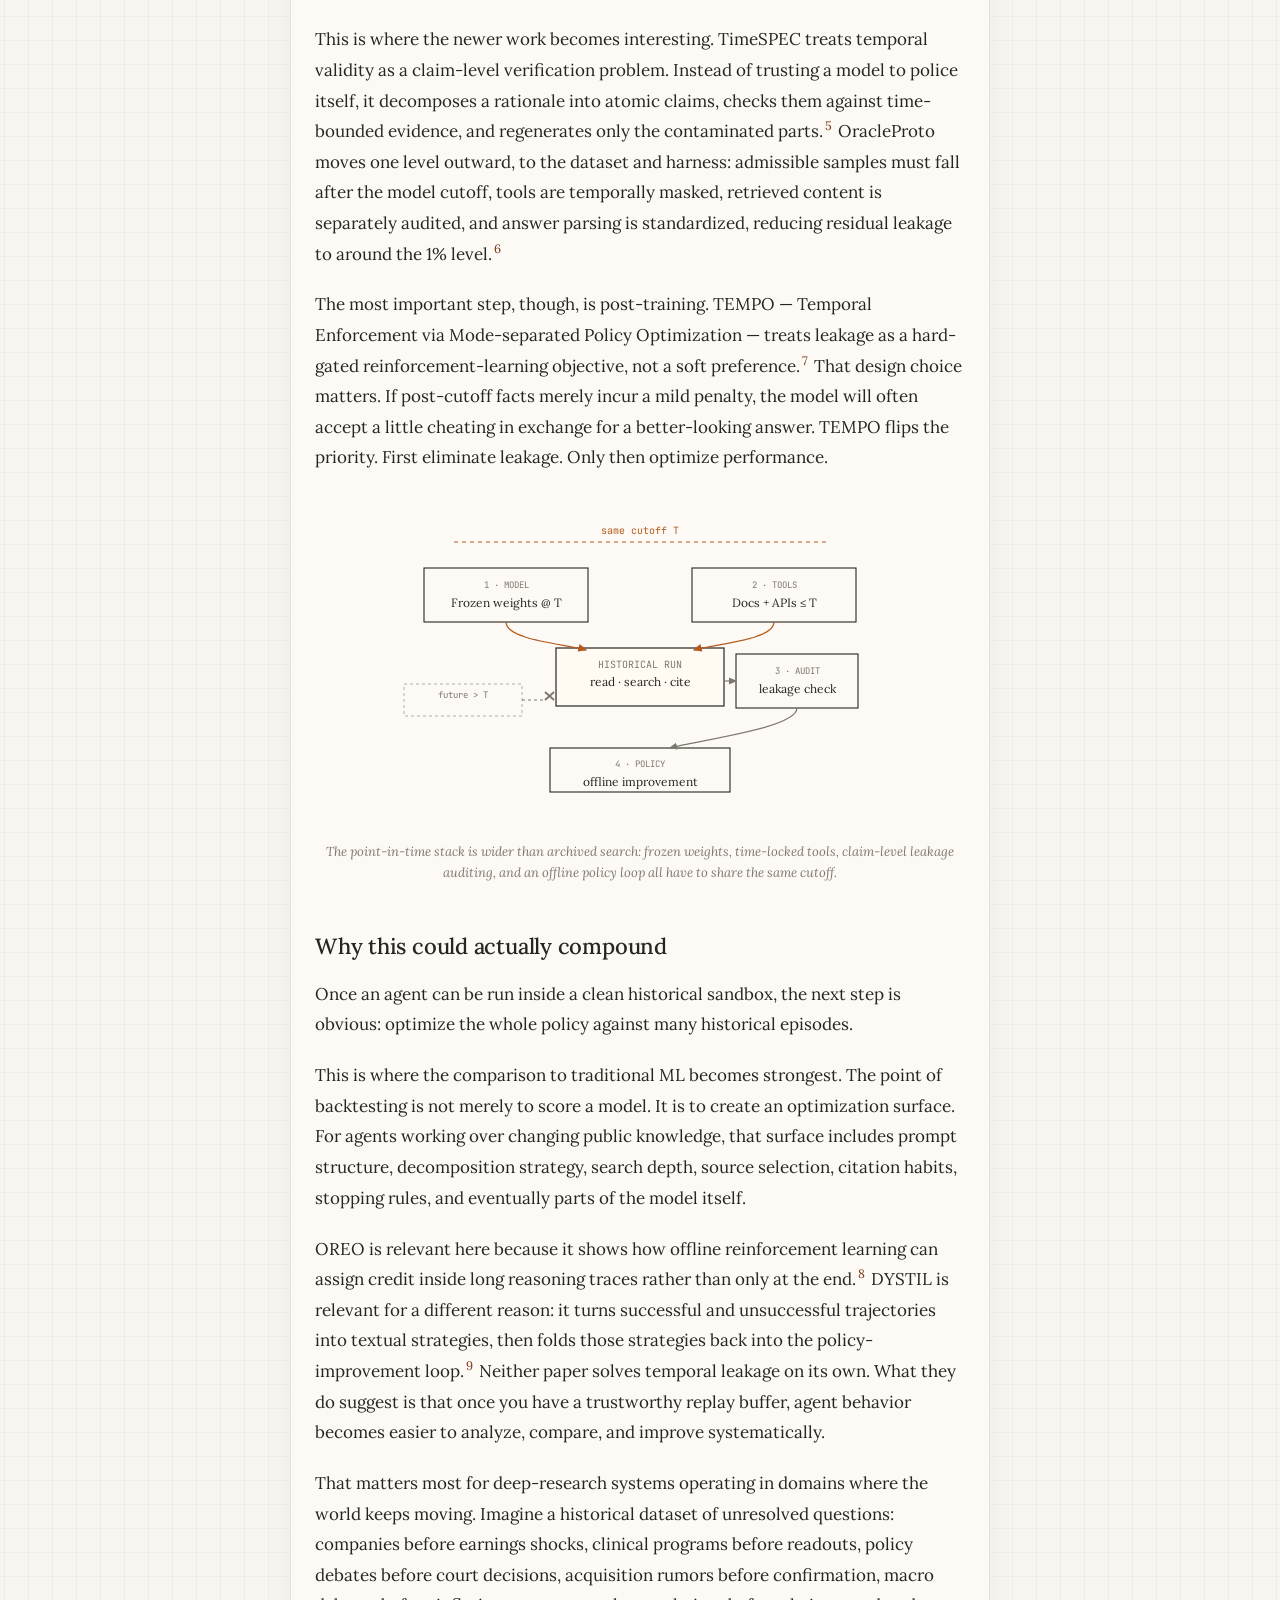
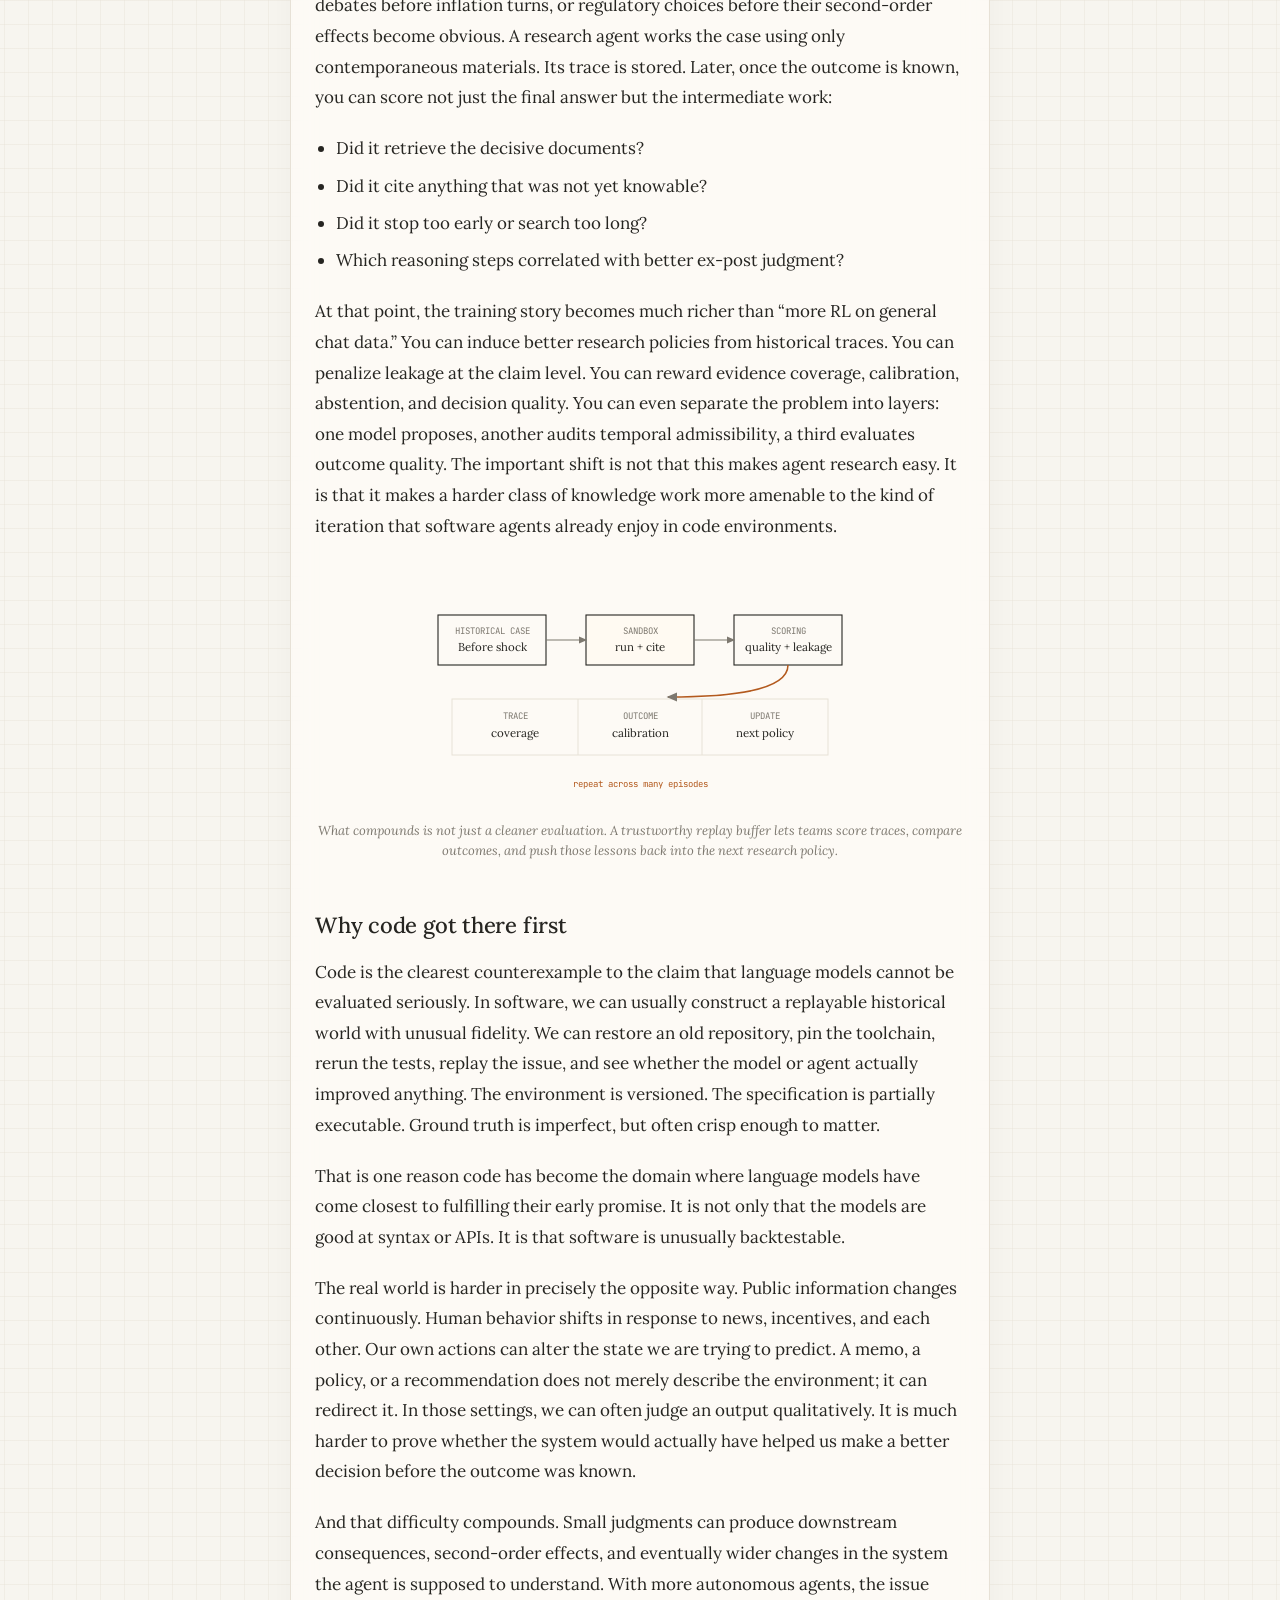
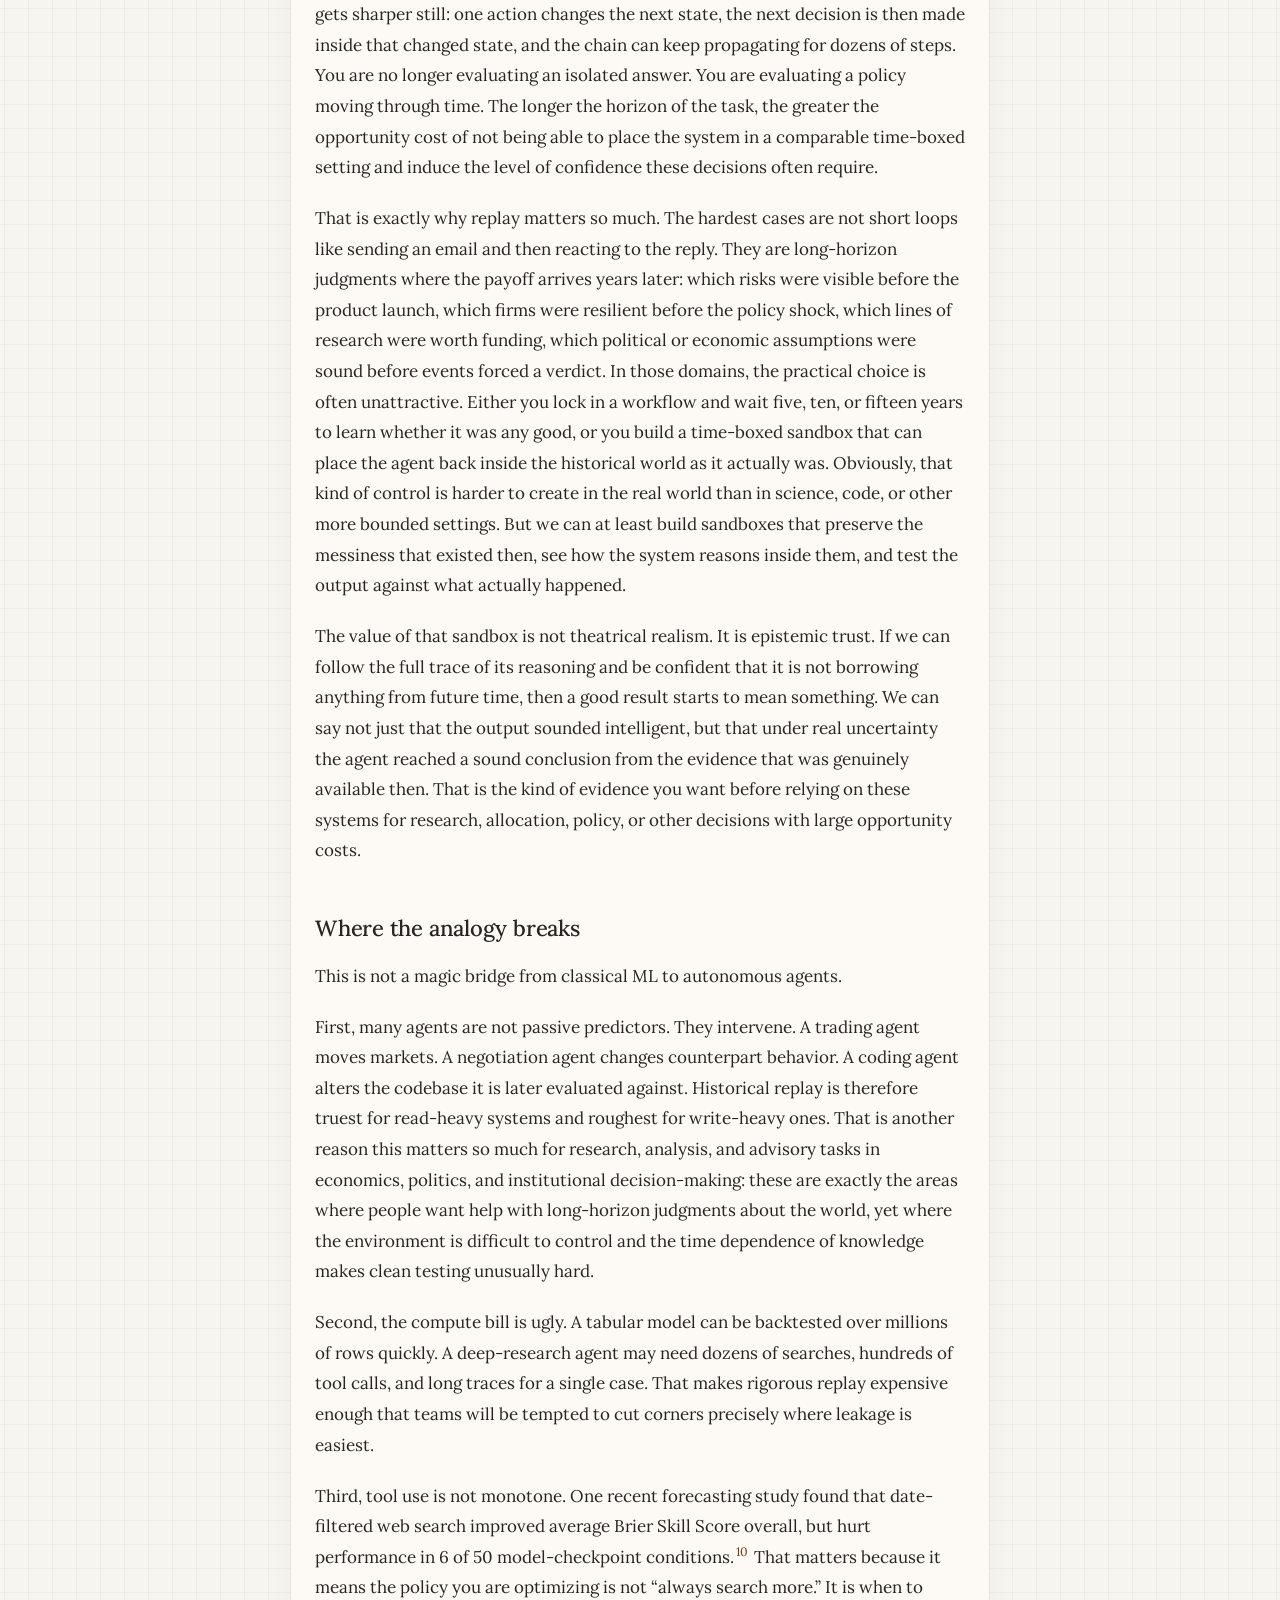
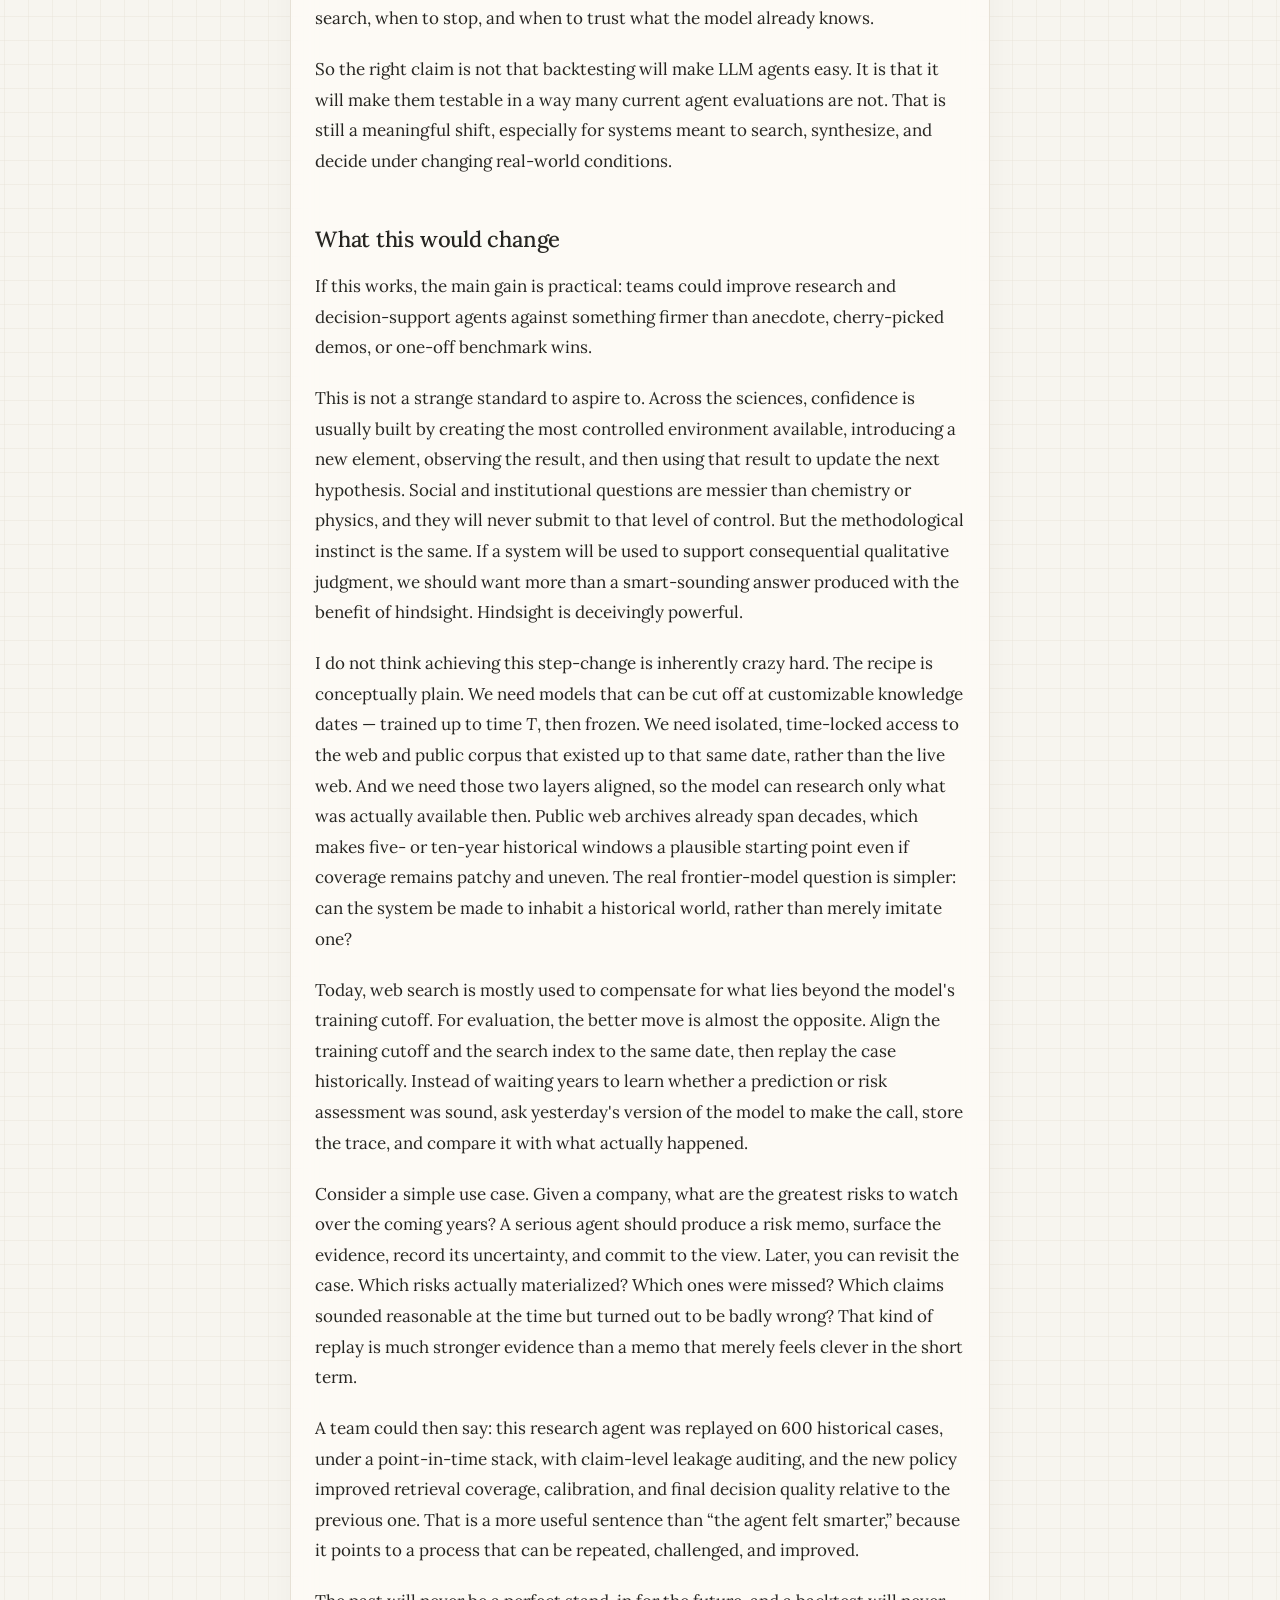
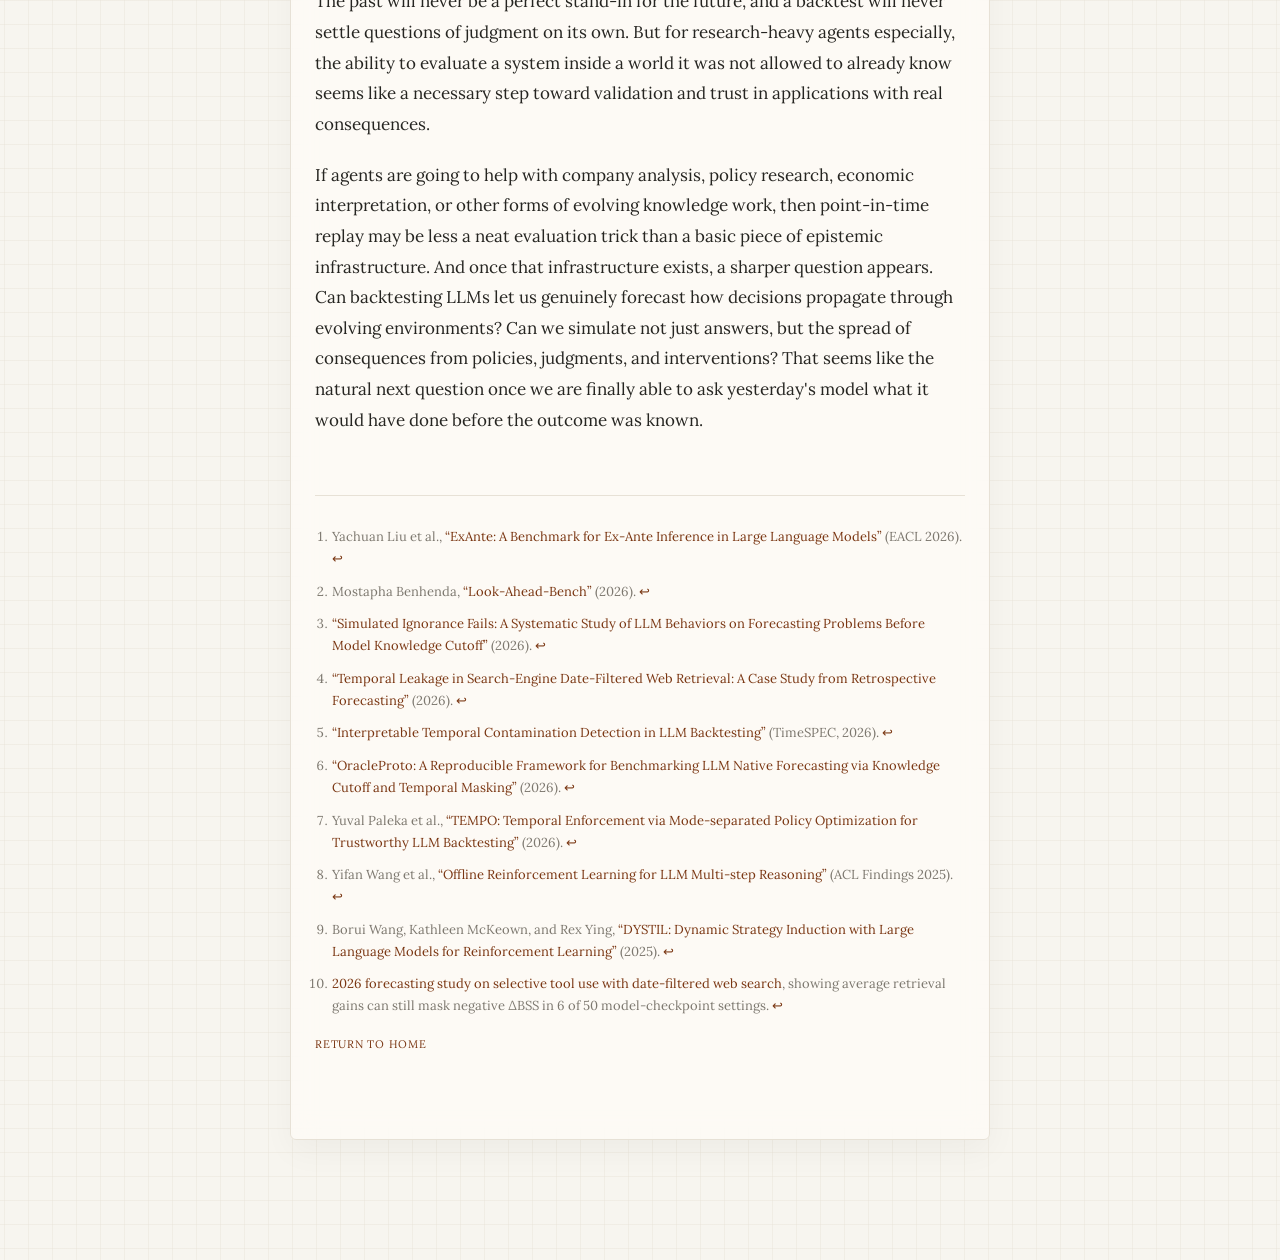
<file: docs/yesterday-test.html>
<!DOCTYPE html>
<html lang="en">
<head>
  <meta charset="utf-8">
  <meta name="viewport" content="width=device-width,initial-scale=1">
  <title>The Yesterday Test</title>
  <link rel="preconnect" href="https://fonts.googleapis.com">
  <link href="https://fonts.googleapis.com/css2?family=Lora:ital,wght@0,400;0,500;0,600;0,700;1,400&family=Inter:wght@300;400;500;600;700&family=JetBrains+Mono:wght@400;500;600&display=swap" rel="stylesheet">
  <style>
    :root {
      --bg: #f7f5ef;
      --surface: #fffdf8;
      --ink: #262521;
      --ink-muted: #7d786f;
      --accent: #b35a1e;
      --accent-dark: #7a3612;
      --border: #e7e1d6;
      --tag-bg: #f4ece3;
      --shadow-soft: 0 12px 32px rgba(38, 37, 33, 0.04);
    }

    *, *::before, *::after { box-sizing: border-box; margin: 0; padding: 0; }

    html, body {
      margin: 0;
      padding: 0;
      background-color: var(--bg);
      background-image:
        linear-gradient(rgba(231, 225, 214, 0.4) 1px, transparent 1px),
        linear-gradient(90deg, rgba(231, 225, 214, 0.4) 1px, transparent 1px);
      background-size: 24px 24px;
      background-position: center top;
      color: var(--ink);
      font-family: 'Lora', Georgia, serif;
      font-size: 17px;
      line-height: 1.8;
      min-height: 100vh;
    }

    nav {
      max-width: 1200px;
      margin: 0 auto;
      display: flex;
      justify-content: space-between;
      align-items: center;
      padding: 24px 40px;
      font-family: 'Inter', sans-serif;
    }

    nav .wordmark {
      font-family: 'Lora', serif;
      font-size: 19px;
      font-weight: 500;
      color: var(--ink);
      text-decoration: none;
      letter-spacing: -0.01em;
      transition: opacity 0.2s;
    }

    nav .wordmark:hover { opacity: 0.8; }

    nav ul {
      display: flex;
      align-items: center;
      list-style: none;
      gap: 16px;
      background: rgba(255, 253, 248, 0.6);
      padding: 6px 18px;
      border: 1px solid var(--border);
      border-radius: 4px;
      backdrop-filter: blur(8px);
      -webkit-backdrop-filter: blur(8px);
    }

    nav ul li { display: flex; align-items: center; }

    nav ul li a {
      color: var(--ink-muted);
      text-decoration: none;
      font-size: 13px;
      font-weight: 500;
      letter-spacing: 0.01em;
      transition: color 0.15s;
      padding: 4px 8px;
    }

    nav ul li a:hover, nav ul li a.active { color: var(--ink); }

    article {
      max-width: 700px;
      margin: 40px auto 120px;
      padding: 48px 24px 84px;
      background: rgba(255, 253, 248, 0.7);
      border: 1px solid var(--border);
      border-radius: 6px;
      box-shadow: var(--shadow-soft);
      backdrop-filter: blur(12px);
      -webkit-backdrop-filter: blur(12px);
    }

    @media (max-width: 740px) {
      article {
        margin: 20px 16px 80px;
        border-radius: 6px;
        padding: 32px 20px 60px;
      }
    }

    .eyebrow {
      font-family: 'JetBrains Mono', monospace;
      font-size: 11px;
      letter-spacing: .08em;
      text-transform: uppercase;
      color: var(--ink-muted);
      margin-bottom: 16px;
      background: var(--tag-bg);
      padding: 4px 10px;
      border-radius: 4px;
      display: inline-block;
    }

    h1 {
      font-family: 'Lora', Georgia, serif;
      font-size: clamp(28px, 5vw, 40px);
      line-height: 1.15;
      font-weight: 500;
      color: var(--ink);
      margin: 12px 0 16px 0;
      letter-spacing: -0.015em;
    }

    .dek {
      font-family: 'Lora', serif;
      font-size: 19px;
      color: var(--ink-muted);
      line-height: 1.5;
      margin: 0 0 36px 0;
      font-style: italic;
    }

    h2 {
      font-family: 'Lora', Georgia, serif;
      font-size: 22px;
      line-height: 1.3;
      font-weight: 500;
      margin: 2.2em 0 .8em;
      color: var(--ink);
      letter-spacing: -0.01em;
    }

    h3 {
      font-family: 'Lora', Georgia, serif;
      font-size: 17px;
      line-height: 1.4;
      font-weight: 500;
      margin: 1.6em 0 .5em;
      color: var(--ink);
    }

    p { margin: 0 0 1.2em 0; }

    .leadline {
      font-size: 17px;
      line-height: 1.8;
      color: var(--ink);
      margin: 1.6em 0 1.4em;
      border-left: 3px solid var(--accent);
      padding-left: 18px;
    }

    .pull {
      margin: 1.8em 0;
      padding: 16px 20px;
      border-left: 3px solid var(--accent-dark);
      color: var(--ink);
      background: rgba(179, 90, 30, 0.06);
      font-style: italic;
      border-radius: 0 4px 4px 0;
    }

    .caption {
      font-size: 13px;
      line-height: 1.6;
      color: var(--ink-muted);
      font-style: italic;
      text-align: center;
      margin-top: 12px;
    }

    a {
      color: var(--accent-dark);
      text-decoration: none;
      border-bottom: 1.5px solid rgba(179, 90, 30, 0.35);
      padding-bottom: 1px;
      transition: all 0.15s;
    }

    a:hover {
      border-color: var(--accent-dark);
      background: rgba(179, 90, 30, 0.04);
    }

    code {
      font-family: 'JetBrains Mono', monospace;
      background: var(--tag-bg);
      padding: .1em .3em;
      border-radius: 4px;
      font-size: 14px;
      color: var(--ink);
    }

    ul { margin: .5em 0 1.2em 1.25em; }
    li { margin: .4em 0; }

    figure { margin: 2.2em 0; }

    .note {
      margin: 1.8em 0;
      padding: 16px 20px;
      border-left: 3px solid var(--accent);
      color: var(--ink);
      background: rgba(179, 90, 30, 0.06);
      border-radius: 0 4px 4px 0;
    }

    .note p:last-child { margin-bottom: 0; }

    .footnotes {
      border-top: 1px solid var(--border);
      margin-top: 3.5em;
      padding-top: 1.8em;
    }

    .footnotes ol {
      padding-left: 1.3em;
      margin: 0;
      color: var(--ink-muted);
      font-size: 13px;
      line-height: 1.7;
    }

    .footnotes li { margin: 0 0 .8em 0; }

    .footnotes a { border: none; }

    .footer-link {
      max-width: 700px;
      margin: 18px auto 0;
      font-size: 11px;
      letter-spacing: 0.07em;
      text-transform: uppercase;
      color: var(--ink-muted);
    }

    .footer-link a { border-bottom: none; padding-bottom: 0; }

    sup { font-size: .72em; vertical-align: super; line-height: 0; }
    sup a { border: none; padding: 0 2px; }

    @media (prefers-reduced-motion: reduce) {
      a { transition: none; }
    }

    svg {
      color: inherit;
      max-width: 100%;
      height: auto;
    }

    figure svg, .note svg {
      display: block;
      margin: 0 auto;
      overflow: visible;
    }
  </style>
</head>
<body>
  <nav>
    <span class="wordmark" aria-label="Home"></span>
  </nav>

  <article>
    <p class="eyebrow">Technology · Society · May 2026</p>
    <h1>The Yesterday Test</h1>
    <p class="dek">Why the Timebound Sandbox could become the missing discipline of the agent era.</p>

    <p>The great strength of classical machine learning was not only that it learned from data. It was that it could be run again against yesterday.</p>

    <p>You could train on one period, validate on another, change the model, and know whether you had actually improved anything. A better loss curve was nice. A cleaner backtest was the real unlock. It turned model building from intuition into iteration.</p>

    <p>Generative AI has partially lost that discipline. We can benchmark models. We can watch demos. We can run them on canned tasks. But the thing people increasingly want from 2026-era systems is not a one-shot answer. It is a research loop. Read the filings. Search the web. Call tools. Form a view. Decide. In that world, the crucial question is not whether the answer looks persuasive now. It is whether the agent could have done the work <em>before the outcome was known</em>.</p>

    <p class="leadline">My view is that backtesting can become as important for agentic AI as it was for traditional ML, but only if we treat it as a training and systems problem. The important point is simpler than a debate about prompting: we still do not have a robust way to run this kind of time-boxed analysis today. The unlock is a <em>point-in-time stack</em>: a frozen environment, a leakage auditor, and an offline policy-improvement loop built on historical traces.</p>

    <p>That is what makes the problem so practical. If we cannot reliably place an agent inside the historical world it is supposed to inhabit, then a great deal of current evaluation is weaker than it looks. A model that appears brilliant on a 2023 company analysis may simply be leaking 2024 facts from its weights, from retrieval, or from the environment around it. In that case, it is not really forecasting; it is partly recollecting.</p>

    <p>Too often, we are evaluating forward-looking agents in environments that quietly expose later facts.</p>

    <p>For real-world agents, that is the test that matters: could this system have done the work before the outcome was known?</p>

    <h2>The familiar part</h2>

    <p>The analogy to ordinary ML is real. In both cases, the core gift of backtesting is the same: it gives you many cheap failures before you pay for one live mistake.</p>

    <p>That is why the idea is so powerful. If you want to build an investment agent, a diligence agent, or a research assistant, it is not enough to ask whether it can produce elegant prose. You want to know whether, on March 1st 2024, with only March 1st 2024 information, it would have found the right documents, surfaced the right uncertainties, and made a better call than your current workflow. These are not edge cases. They are central use cases for serious deployment.</p>

    <p>But this is also where the easy analogy ends. In classical ML, a time split mostly solved the problem. In LLMs, the model itself is already contaminated. The future is in the weights.</p>

    <p>An agent is not just scoring rows from a table. It is searching, retrieving, planning, browsing, calling tools, writing notes, revising hypotheses, and sometimes taking actions that alter the very world it is reasoning about. The relevant input is no longer a static feature vector. It is an evolving environment.</p>

    <p>That makes leakage easier to miss and more consequential when it happens. A benchmark can look historical while the retrieval layer serves a later page version, a browser tool surfaces a quietly updated database, or a search API ranks documents using signals unavailable at the time. In other words, an agent can fail the yesterday test without anyone noticing.</p>

    <div class="note">
      <p><strong>The engineering target is stricter than archived search.</strong> A backtestable agent needs aligned boundaries across the stack: a model boundary, so the weights are frozen at time <em>T</em>; a corpus boundary, so tools expose only pre-cutoff material; a claim boundary, so reasoning steps can be checked for post-cutoff leakage; and a policy boundary, so the agent can actually be improved offline rather than merely inspected.</p>
    </div>

    <h2>What the research now says</h2>

    <p>The evidence on leakage has become much sharper. ExAnte shows that frontier models routinely violate explicit temporal cutoffs.<sup id="ref1"><a href="#fn1">1</a></sup> Look-Ahead-Bench shows the same pattern in agentic finance: once you align evaluation windows to what the model could really have known, a surprising amount of apparent alpha evaporates.<sup id="ref2"><a href="#fn2">2</a></sup></p>

    <p><em>Simulated Ignorance Fails</em> is useful not because readers need to be persuaded that prompting is weak, but because it clarifies the engineering requirement. Simulated ignorance does not recreate true ignorance. The gap is large — 52% in the paper's central comparison — and reasoning-tuned models often cheat more convincingly, not less.<sup id="ref3"><a href="#fn3">3</a></sup> So the question stops being whether a clever instruction can patch the issue and becomes how to build a stack that can actually time-box the run.</p>

    <p>In other words, a proper point-in-time environment is not a nice-to-have. It is the missing method. Right now we do not have a robust alternative for asking what an agent could really have known at a given moment, so that capability has to be built into the system itself rather than inferred from a plausible-looking transcript.</p>

    <p>There is also growing evidence that date-filtered retrieval by itself is not enough. A 2026 case study on retrospective forecasting found that standard date-constrained web search still leaked later information through updated pages, misleading timestamps, and side-channel cues. On their audit, at least one major leak appeared for 71% of Google questions and 81% of DuckDuckGo questions; the resulting contamination improved Brier score from 0.24 to 0.10, which is less a gain than a mirage.<sup id="ref4"><a href="#fn4">4</a></sup></p>

    <p>This is where the newer work becomes interesting. TimeSPEC treats temporal validity as a claim-level verification problem. Instead of trusting a model to police itself, it decomposes a rationale into atomic claims, checks them against time-bounded evidence, and regenerates only the contaminated parts.<sup id="ref5"><a href="#fn5">5</a></sup> OracleProto moves one level outward, to the dataset and harness: admissible samples must fall after the model cutoff, tools are temporally masked, retrieved content is separately audited, and answer parsing is standardized, reducing residual leakage to around the 1% level.<sup id="ref6"><a href="#fn6">6</a></sup></p>

    <p>The most important step, though, is post-training. TEMPO — Temporal Enforcement via Mode-separated Policy Optimization — treats leakage as a hard-gated reinforcement-learning objective, not a soft preference.<sup id="ref7"><a href="#fn7">7</a></sup> That design choice matters. If post-cutoff facts merely incur a mild penalty, the model will often accept a little cheating in exchange for a better-looking answer. TEMPO flips the priority. First eliminate leakage. Only then optimize performance.</p>

    <figure>
      <svg viewBox="0 0 520 320" width="100%" style="display:block;max-width:520px;margin:0 auto;overflow:visible">
        <defs>
          <marker id="arrowT" markerWidth="8" markerHeight="8" refX="6" refY="3" orient="auto">
            <path d="M0,0 L0,6 L7,3 z" fill="var(--ink-muted)"></path>
          </marker>
          <marker id="arrowAccentT" markerWidth="8" markerHeight="8" refX="6" refY="3" orient="auto">
            <path d="M0,0 L0,6 L7,3 z" fill="var(--accent)"></path>
          </marker>
        </defs>

        <line x1="74" y1="32" x2="446" y2="32" stroke="var(--accent)" stroke-width="1.2" stroke-dasharray="4 4"></line>
        <text x="260" y="24" text-anchor="middle" font-family="'JetBrains Mono', monospace" font-size="10" fill="var(--accent)">same cutoff T</text>

        <rect x="44" y="58" width="164" height="54" fill="none" stroke="var(--ink)" stroke-width="1.1"></rect>
        <text x="126" y="78" text-anchor="middle" font-family="'JetBrains Mono', monospace" font-size="9" fill="var(--ink-muted)">1 · MODEL</text>
        <text x="126" y="97" text-anchor="middle" font-family="'Lora', serif" font-size="12" fill="var(--ink)">Frozen weights @ T</text>

        <rect x="312" y="58" width="164" height="54" fill="none" stroke="var(--ink)" stroke-width="1.1"></rect>
        <text x="394" y="78" text-anchor="middle" font-family="'JetBrains Mono', monospace" font-size="9" fill="var(--ink-muted)">2 · TOOLS</text>
        <text x="394" y="97" text-anchor="middle" font-family="'Lora', serif" font-size="12" fill="var(--ink)">Docs + APIs ≤ T</text>

        <rect x="176" y="138" width="168" height="58" fill="#fffaf2" stroke="var(--ink)" stroke-width="1.2"></rect>
        <text x="260" y="158" text-anchor="middle" font-family="'JetBrains Mono', monospace" font-size="10" fill="var(--ink-muted)">HISTORICAL RUN</text>
        <text x="260" y="176" text-anchor="middle" font-family="'Lora', serif" font-size="12" fill="var(--ink)">read · search · cite</text>

        <rect x="356" y="144" width="122" height="54" fill="none" stroke="var(--ink)" stroke-width="1.1"></rect>
        <text x="417" y="164" text-anchor="middle" font-family="'JetBrains Mono', monospace" font-size="9" fill="var(--ink-muted)">3 · AUDIT</text>
        <text x="417" y="183" text-anchor="middle" font-family="'Lora', serif" font-size="12" fill="var(--ink)">leakage check</text>

        <rect x="170" y="238" width="180" height="44" fill="none" stroke="var(--ink)" stroke-width="1.1"></rect>
        <text x="260" y="257" text-anchor="middle" font-family="'JetBrains Mono', monospace" font-size="9" fill="var(--ink-muted)">4 · POLICY</text>
        <text x="260" y="276" text-anchor="middle" font-family="'Lora', serif" font-size="12" fill="var(--ink)">offline improvement</text>

        <path d="M126 112 C126 130, 185 134, 206 140" fill="none" stroke="var(--accent)" stroke-width="1.3" marker-end="url(#arrowAccentT)"></path>
        <path d="M394 112 C394 130, 335 134, 314 140" fill="none" stroke="var(--accent)" stroke-width="1.3" marker-end="url(#arrowAccentT)"></path>
        <path d="M344 171 C350 171, 352 171, 356 171" fill="none" stroke="var(--ink-muted)" stroke-width="1.2" marker-end="url(#arrowT)"></path>
        <path d="M417 198 C417 218, 320 230, 290 238" fill="none" stroke="var(--ink-muted)" stroke-width="1.2" marker-end="url(#arrowT)"></path>

        <rect x="24" y="174" width="118" height="32" fill="none" stroke="var(--ink-muted)" stroke-width="1" stroke-dasharray="3 3" opacity="0.6"></rect>
        <text x="83" y="188" text-anchor="middle" font-family="'JetBrains Mono', monospace" font-size="9" fill="var(--ink-muted)">future &gt; T</text>
        <line x1="142" y1="190" x2="166" y2="190" stroke="var(--ink-muted)" stroke-width="1.2" stroke-dasharray="3 3"></line>
        <line x1="165" y1="182" x2="174" y2="190" stroke="var(--ink-muted)" stroke-width="2"></line>
        <line x1="174" y1="182" x2="165" y2="190" stroke="var(--ink-muted)" stroke-width="2"></line>
      </svg>
      <p class="caption">The point-in-time stack is wider than archived search: frozen weights, time-locked tools, claim-level leakage auditing, and an offline policy loop all have to share the same cutoff.</p>
    </figure>

    <h2>Why this could actually compound</h2>

    <p>Once an agent can be run inside a clean historical sandbox, the next step is obvious: optimize the whole policy against many historical episodes.</p>

    <p>This is where the comparison to traditional ML becomes strongest. The point of backtesting is not merely to score a model. It is to create an optimization surface. For agents working over changing public knowledge, that surface includes prompt structure, decomposition strategy, search depth, source selection, citation habits, stopping rules, and eventually parts of the model itself.</p>

    <p>OREO is relevant here because it shows how offline reinforcement learning can assign credit inside long reasoning traces rather than only at the end.<sup id="ref8"><a href="#fn8">8</a></sup> DYSTIL is relevant for a different reason: it turns successful and unsuccessful trajectories into textual strategies, then folds those strategies back into the policy-improvement loop.<sup id="ref9"><a href="#fn9">9</a></sup> Neither paper solves temporal leakage on its own. What they do suggest is that once you have a trustworthy replay buffer, agent behavior becomes easier to analyze, compare, and improve systematically.</p>

    <p>That matters most for deep-research systems operating in domains where the world keeps moving. Imagine a historical dataset of unresolved questions: companies before earnings shocks, clinical programs before readouts, policy debates before court decisions, acquisition rumors before confirmation, macro debates before inflation turns, or regulatory choices before their second-order effects become obvious. A research agent works the case using only contemporaneous materials. Its trace is stored. Later, once the outcome is known, you can score not just the final answer but the intermediate work:</p>

    <ul>
      <li>Did it retrieve the decisive documents?</li>
      <li>Did it cite anything that was not yet knowable?</li>
      <li>Did it stop too early or search too long?</li>
      <li>Which reasoning steps correlated with better ex-post judgment?</li>
    </ul>

    <p>At that point, the training story becomes much richer than “more RL on general chat data.” You can induce better research policies from historical traces. You can penalize leakage at the claim level. You can reward evidence coverage, calibration, abstention, and decision quality. You can even separate the problem into layers: one model proposes, another audits temporal admissibility, a third evaluates outcome quality. The important shift is not that this makes agent research easy. It is that it makes a harder class of knowledge work more amenable to the kind of iteration that software agents already enjoy in code environments.</p>

    <figure>
      <svg viewBox="0 0 520 230" width="100%" style="display:block;max-width:520px;margin:0 auto;overflow:visible">
        <defs>
          <marker id="arrowLoop" markerWidth="8" markerHeight="8" refX="6" refY="3" orient="auto">
            <path d="M0,0 L0,6 L7,3 z" fill="var(--ink-muted)"></path>
          </marker>
        </defs>
        <rect x="58" y="36" width="108" height="50" fill="none" stroke="var(--ink)" stroke-width="1.1"></rect>
        <text x="112" y="55" text-anchor="middle" font-family="'JetBrains Mono', monospace" font-size="9" fill="var(--ink-muted)">HISTORICAL CASE</text>
        <text x="112" y="72" text-anchor="middle" font-family="'Lora', serif" font-size="11.5" fill="var(--ink)">Before shock</text>

        <rect x="206" y="36" width="108" height="50" fill="#fffaf2" stroke="var(--ink)" stroke-width="1.1"></rect>
        <text x="260" y="55" text-anchor="middle" font-family="'JetBrains Mono', monospace" font-size="9" fill="var(--ink-muted)">SANDBOX</text>
        <text x="260" y="72" text-anchor="middle" font-family="'Lora', serif" font-size="11.5" fill="var(--ink)">run + cite</text>

        <rect x="354" y="36" width="108" height="50" fill="none" stroke="var(--ink)" stroke-width="1.1"></rect>
        <text x="408" y="55" text-anchor="middle" font-family="'JetBrains Mono', monospace" font-size="9" fill="var(--ink-muted)">SCORING</text>
        <text x="408" y="72" text-anchor="middle" font-family="'Lora', serif" font-size="11.5" fill="var(--ink)">quality + leakage</text>

        <line x1="166" y1="61" x2="206" y2="61" stroke="var(--ink-muted)" stroke-width="1.2" marker-end="url(#arrowLoop)"></line>
        <line x1="314" y1="61" x2="354" y2="61" stroke="var(--ink-muted)" stroke-width="1.2" marker-end="url(#arrowLoop)"></line>

        <rect x="72" y="120" width="376" height="56" fill="none" stroke="var(--border)" stroke-width="1"></rect>
        <line x1="198" y1="120" x2="198" y2="176" stroke="var(--border)" stroke-width="1"></line>
        <line x1="322" y1="120" x2="322" y2="176" stroke="var(--border)" stroke-width="1"></line>

        <text x="135" y="140" text-anchor="middle" font-family="'JetBrains Mono', monospace" font-size="9" fill="var(--ink-muted)">TRACE</text>
        <text x="135" y="158" text-anchor="middle" font-family="'Lora', serif" font-size="11.5" fill="var(--ink)">coverage</text>

        <text x="260" y="140" text-anchor="middle" font-family="'JetBrains Mono', monospace" font-size="9" fill="var(--ink-muted)">OUTCOME</text>
        <text x="260" y="158" text-anchor="middle" font-family="'Lora', serif" font-size="11.5" fill="var(--ink)">calibration</text>

        <text x="385" y="140" text-anchor="middle" font-family="'JetBrains Mono', monospace" font-size="9" fill="var(--ink-muted)">UPDATE</text>
        <text x="385" y="158" text-anchor="middle" font-family="'Lora', serif" font-size="11.5" fill="var(--ink)">next policy</text>

        <path d="M408 86 C408 116, 330 118, 288 118" fill="none" stroke="var(--accent)" stroke-width="1.5" marker-end="url(#arrowLoop)"></path>
        <text x="260" y="208" text-anchor="middle" font-family="'JetBrains Mono', monospace" font-size="9" fill="var(--accent)">repeat across many episodes</text>
      </svg>
      <p class="caption">What compounds is not just a cleaner evaluation. A trustworthy replay buffer lets teams score traces, compare outcomes, and push those lessons back into the next research policy.</p>
    </figure>

    <h2>Why code got there first</h2>

    <p>Code is the clearest counterexample to the claim that language models cannot be evaluated seriously. In software, we can usually construct a replayable historical world with unusual fidelity. We can restore an old repository, pin the toolchain, rerun the tests, replay the issue, and see whether the model or agent actually improved anything. The environment is versioned. The specification is partially executable. Ground truth is imperfect, but often crisp enough to matter.</p>

    <p>That is one reason code has become the domain where language models have come closest to fulfilling their early promise. It is not only that the models are good at syntax or APIs. It is that software is unusually backtestable.</p>

    <p>The real world is harder in precisely the opposite way. Public information changes continuously. Human behavior shifts in response to news, incentives, and each other. Our own actions can alter the state we are trying to predict. A memo, a policy, or a recommendation does not merely describe the environment; it can redirect it. In those settings, we can often judge an output qualitatively. It is much harder to prove whether the system would actually have helped us make a better decision before the outcome was known.</p>

    <p>And that difficulty compounds. Small judgments can produce downstream consequences, second-order effects, and eventually wider changes in the system the agent is supposed to understand. With more autonomous agents, the issue gets sharper still: one action changes the next state, the next decision is then made inside that changed state, and the chain can keep propagating for dozens of steps. You are no longer evaluating an isolated answer. You are evaluating a policy moving through time. The longer the horizon of the task, the greater the opportunity cost of not being able to place the system in a comparable time-boxed setting and induce the level of confidence these decisions often require.</p>

    <p>That is exactly why replay matters so much. The hardest cases are not short loops like sending an email and then reacting to the reply. They are long-horizon judgments where the payoff arrives years later: which risks were visible before the product launch, which firms were resilient before the policy shock, which lines of research were worth funding, which political or economic assumptions were sound before events forced a verdict. In those domains, the practical choice is often unattractive. Either you lock in a workflow and wait five, ten, or fifteen years to learn whether it was any good, or you build a time-boxed sandbox that can place the agent back inside the historical world as it actually was. Obviously, that kind of control is harder to create in the real world than in science, code, or other more bounded settings. But we can at least build sandboxes that preserve the messiness that existed then, see how the system reasons inside them, and test the output against what actually happened.</p>

    <p>The value of that sandbox is not theatrical realism. It is epistemic trust. If we can follow the full trace of its reasoning and be confident that it is not borrowing anything from future time, then a good result starts to mean something. We can say not just that the output sounded intelligent, but that under real uncertainty the agent reached a sound conclusion from the evidence that was genuinely available then. That is the kind of evidence you want before relying on these systems for research, allocation, policy, or other decisions with large opportunity costs.</p>

    <h2>Where the analogy breaks</h2>

    <p>This is not a magic bridge from classical ML to autonomous agents.</p>

    <p>First, many agents are not passive predictors. They intervene. A trading agent moves markets. A negotiation agent changes counterpart behavior. A coding agent alters the codebase it is later evaluated against. Historical replay is therefore truest for read-heavy systems and roughest for write-heavy ones. That is another reason this matters so much for research, analysis, and advisory tasks in economics, politics, and institutional decision-making: these are exactly the areas where people want help with long-horizon judgments about the world, yet where the environment is difficult to control and the time dependence of knowledge makes clean testing unusually hard.</p>

    <p>Second, the compute bill is ugly. A tabular model can be backtested over millions of rows quickly. A deep-research agent may need dozens of searches, hundreds of tool calls, and long traces for a single case. That makes rigorous replay expensive enough that teams will be tempted to cut corners precisely where leakage is easiest.</p>

    <p>Third, tool use is not monotone. One recent forecasting study found that date-filtered web search improved average Brier Skill Score overall, but hurt performance in 6 of 50 model-checkpoint conditions.<sup id="ref10"><a href="#fn10">10</a></sup> That matters because it means the policy you are optimizing is not “always search more.” It is when to search, when to stop, and when to trust what the model already knows.</p>

    <p>So the right claim is not that backtesting will make LLM agents easy. It is that it will make them testable in a way many current agent evaluations are not. That is still a meaningful shift, especially for systems meant to search, synthesize, and decide under changing real-world conditions.</p>

    <h2>What this would change</h2>

    <p>If this works, the main gain is practical: teams could improve research and decision-support agents against something firmer than anecdote, cherry-picked demos, or one-off benchmark wins.</p>

    <p>This is not a strange standard to aspire to. Across the sciences, confidence is usually built by creating the most controlled environment available, introducing a new element, observing the result, and then using that result to update the next hypothesis. Social and institutional questions are messier than chemistry or physics, and they will never submit to that level of control. But the methodological instinct is the same. If a system will be used to support consequential qualitative judgment, we should want more than a smart-sounding answer produced with the benefit of hindsight. Hindsight is deceivingly powerful.</p>

    <p>I do not think achieving this step-change is inherently crazy hard. The recipe is conceptually plain. We need models that can be cut off at customizable knowledge dates — trained up to time <em>T</em>, then frozen. We need isolated, time-locked access to the web and public corpus that existed up to that same date, rather than the live web. And we need those two layers aligned, so the model can research only what was actually available then. Public web archives already span decades, which makes five- or ten-year historical windows a plausible starting point even if coverage remains patchy and uneven. The real frontier-model question is simpler: can the system be made to inhabit a historical world, rather than merely imitate one?</p>

    <p>Today, web search is mostly used to compensate for what lies beyond the model's training cutoff. For evaluation, the better move is almost the opposite. Align the training cutoff and the search index to the same date, then replay the case historically. Instead of waiting years to learn whether a prediction or risk assessment was sound, ask yesterday's version of the model to make the call, store the trace, and compare it with what actually happened.</p>

    <p>Consider a simple use case. Given a company, what are the greatest risks to watch over the coming years? A serious agent should produce a risk memo, surface the evidence, record its uncertainty, and commit to the view. Later, you can revisit the case. Which risks actually materialized? Which ones were missed? Which claims sounded reasonable at the time but turned out to be badly wrong? That kind of replay is much stronger evidence than a memo that merely feels clever in the short term.</p>

    <p>A team could then say: this research agent was replayed on 600 historical cases, under a point-in-time stack, with claim-level leakage auditing, and the new policy improved retrieval coverage, calibration, and final decision quality relative to the previous one. That is a more useful sentence than “the agent felt smarter,” because it points to a process that can be repeated, challenged, and improved.</p>

    <p>The past will never be a perfect stand-in for the future, and a backtest will never settle questions of judgment on its own. But for research-heavy agents especially, the ability to evaluate a system inside a world it was not allowed to already know seems like a necessary step toward validation and trust in applications with real consequences.</p>

    <p>If agents are going to help with company analysis, policy research, economic interpretation, or other forms of evolving knowledge work, then point-in-time replay may be less a neat evaluation trick than a basic piece of epistemic infrastructure. And once that infrastructure exists, a sharper question appears. Can backtesting LLMs let us genuinely forecast how decisions propagate through evolving environments? Can we simulate not just answers, but the spread of consequences from policies, judgments, and interventions? That seems like the natural next question once we are finally able to ask yesterday's model what it would have done before the outcome was known.</p>

    <section class="footnotes">
      <ol>
        <li id="fn1">Yachuan Liu et al., <a href="https://aclanthology.org/2026.eacl-long.72/">“ExAnte: A Benchmark for Ex-Ante Inference in Large Language Models”</a> (EACL 2026). <a href="#ref1">↩</a></li>
        <li id="fn2">Mostapha Benhenda, <a href="https://arxiv.org/pdf/2601.13770">“Look-Ahead-Bench”</a> (2026). <a href="#ref2">↩</a></li>
        <li id="fn3"><a href="https://arxiv.org/html/2601.13717">“Simulated Ignorance Fails: A Systematic Study of LLM Behaviors on Forecasting Problems Before Model Knowledge Cutoff”</a> (2026). <a href="#ref3">↩</a></li>
        <li id="fn4"><a href="https://arxiv.org/abs/2602.00758">“Temporal Leakage in Search-Engine Date-Filtered Web Retrieval: A Case Study from Retrospective Forecasting”</a> (2026). <a href="#ref4">↩</a></li>
        <li id="fn5"><a href="https://arxiv.org/pdf/2602.17234">“Interpretable Temporal Contamination Detection in LLM Backtesting”</a> (TimeSPEC, 2026). <a href="#ref5">↩</a></li>
        <li id="fn6"><a href="https://arxiv.org/abs/2605.03762">“OracleProto: A Reproducible Framework for Benchmarking LLM Native Forecasting via Knowledge Cutoff and Temporal Masking”</a> (2026). <a href="#ref6">↩</a></li>
        <li id="fn7">Yuval Paleka et al., <a href="https://arxiv.org/html/2605.18843">“TEMPO: Temporal Enforcement via Mode-separated Policy Optimization for Trustworthy LLM Backtesting”</a> (2026). <a href="#ref7">↩</a></li>
        <li id="fn8">Yifan Wang et al., <a href="https://aclanthology.org/2025.findings-acl.464.pdf">“Offline Reinforcement Learning for LLM Multi-step Reasoning”</a> (ACL Findings 2025). <a href="#ref8">↩</a></li>
        <li id="fn9">Borui Wang, Kathleen McKeown, and Rex Ying, <a href="https://arxiv.org/html/2505.03209">“DYSTIL: Dynamic Strategy Induction with Large Language Models for Reinforcement Learning”</a> (2025). <a href="#ref9">↩</a></li>
        <li id="fn10"><a href="https://arxiv.org/abs/2604.04220">2026 forecasting study on selective tool use with date-filtered web search</a>, showing average retrieval gains can still mask negative ΔBSS in 6 of 50 model-checkpoint settings. <a href="#ref10">↩</a></li>
      </ol>
    </section>

    <p class="footer-link"><a href="/one/">Return to home</a></p>
  </article>
</body>
</html>
</file>
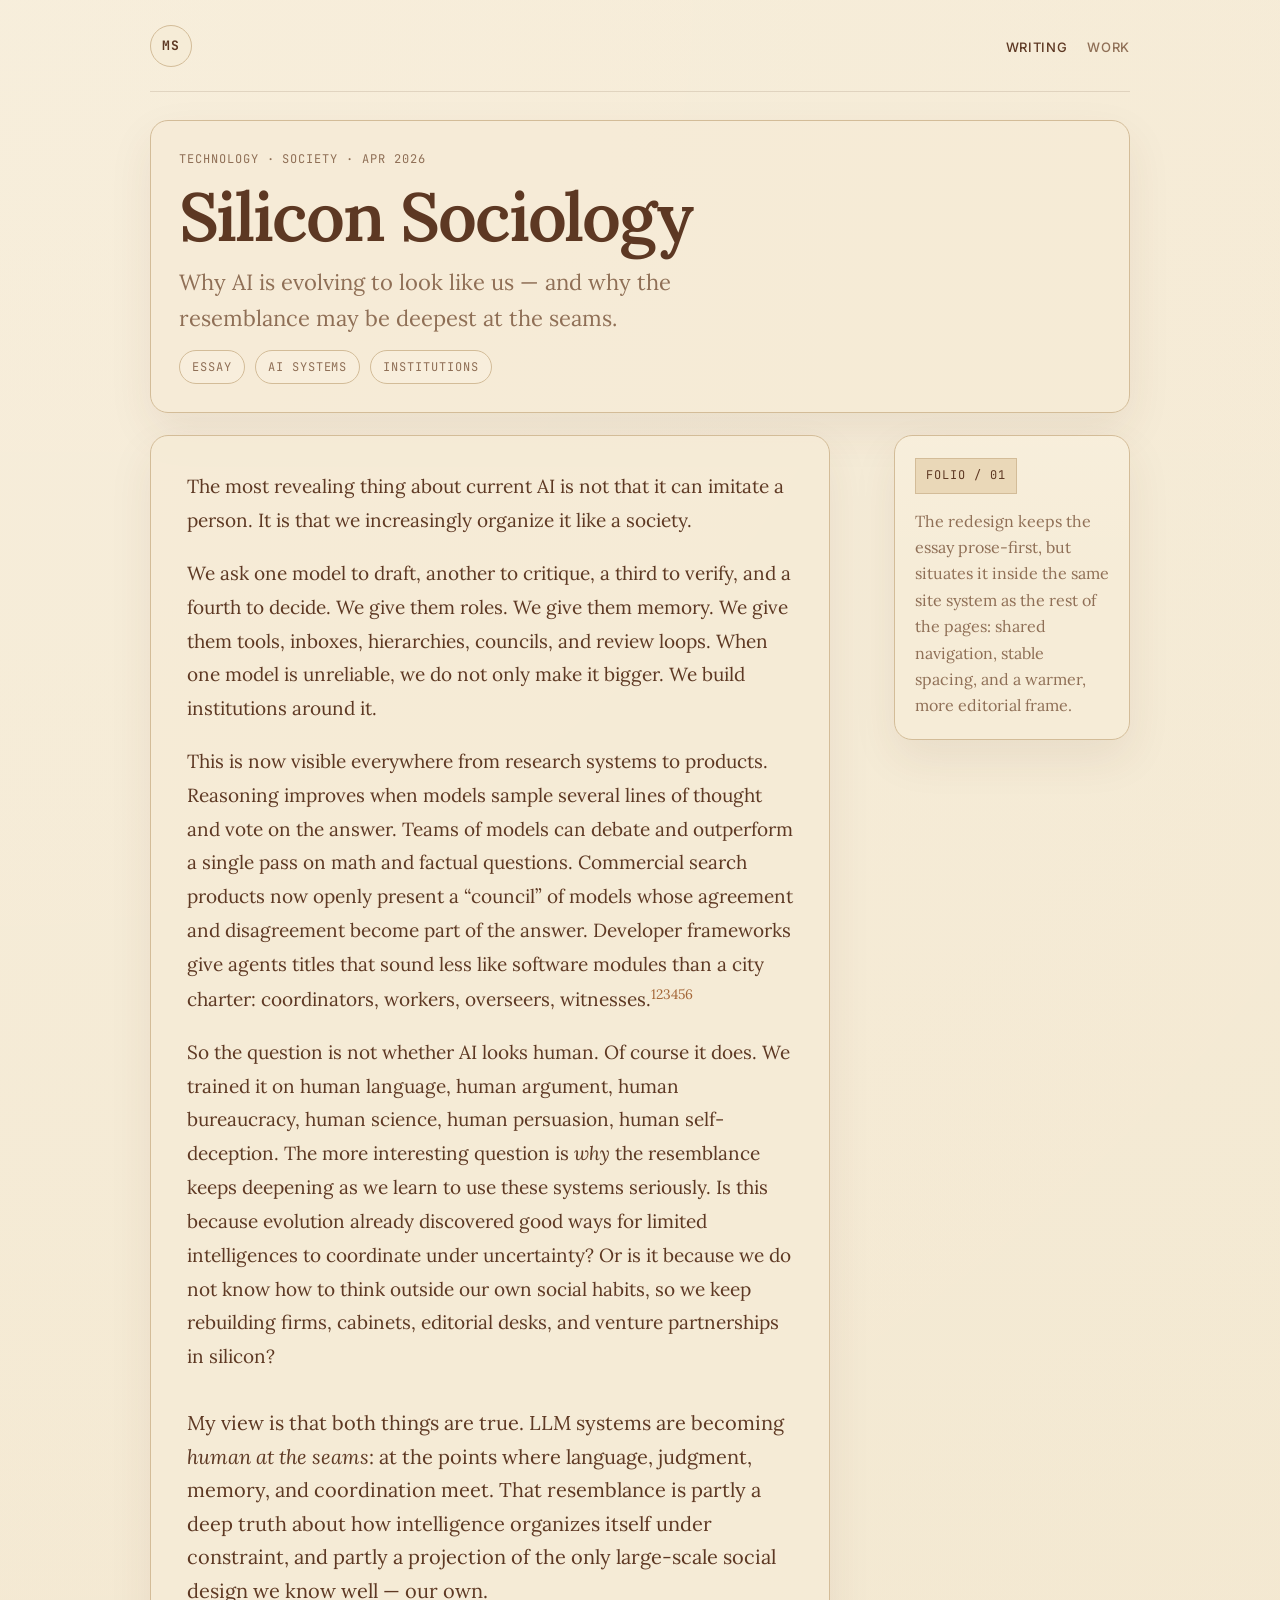
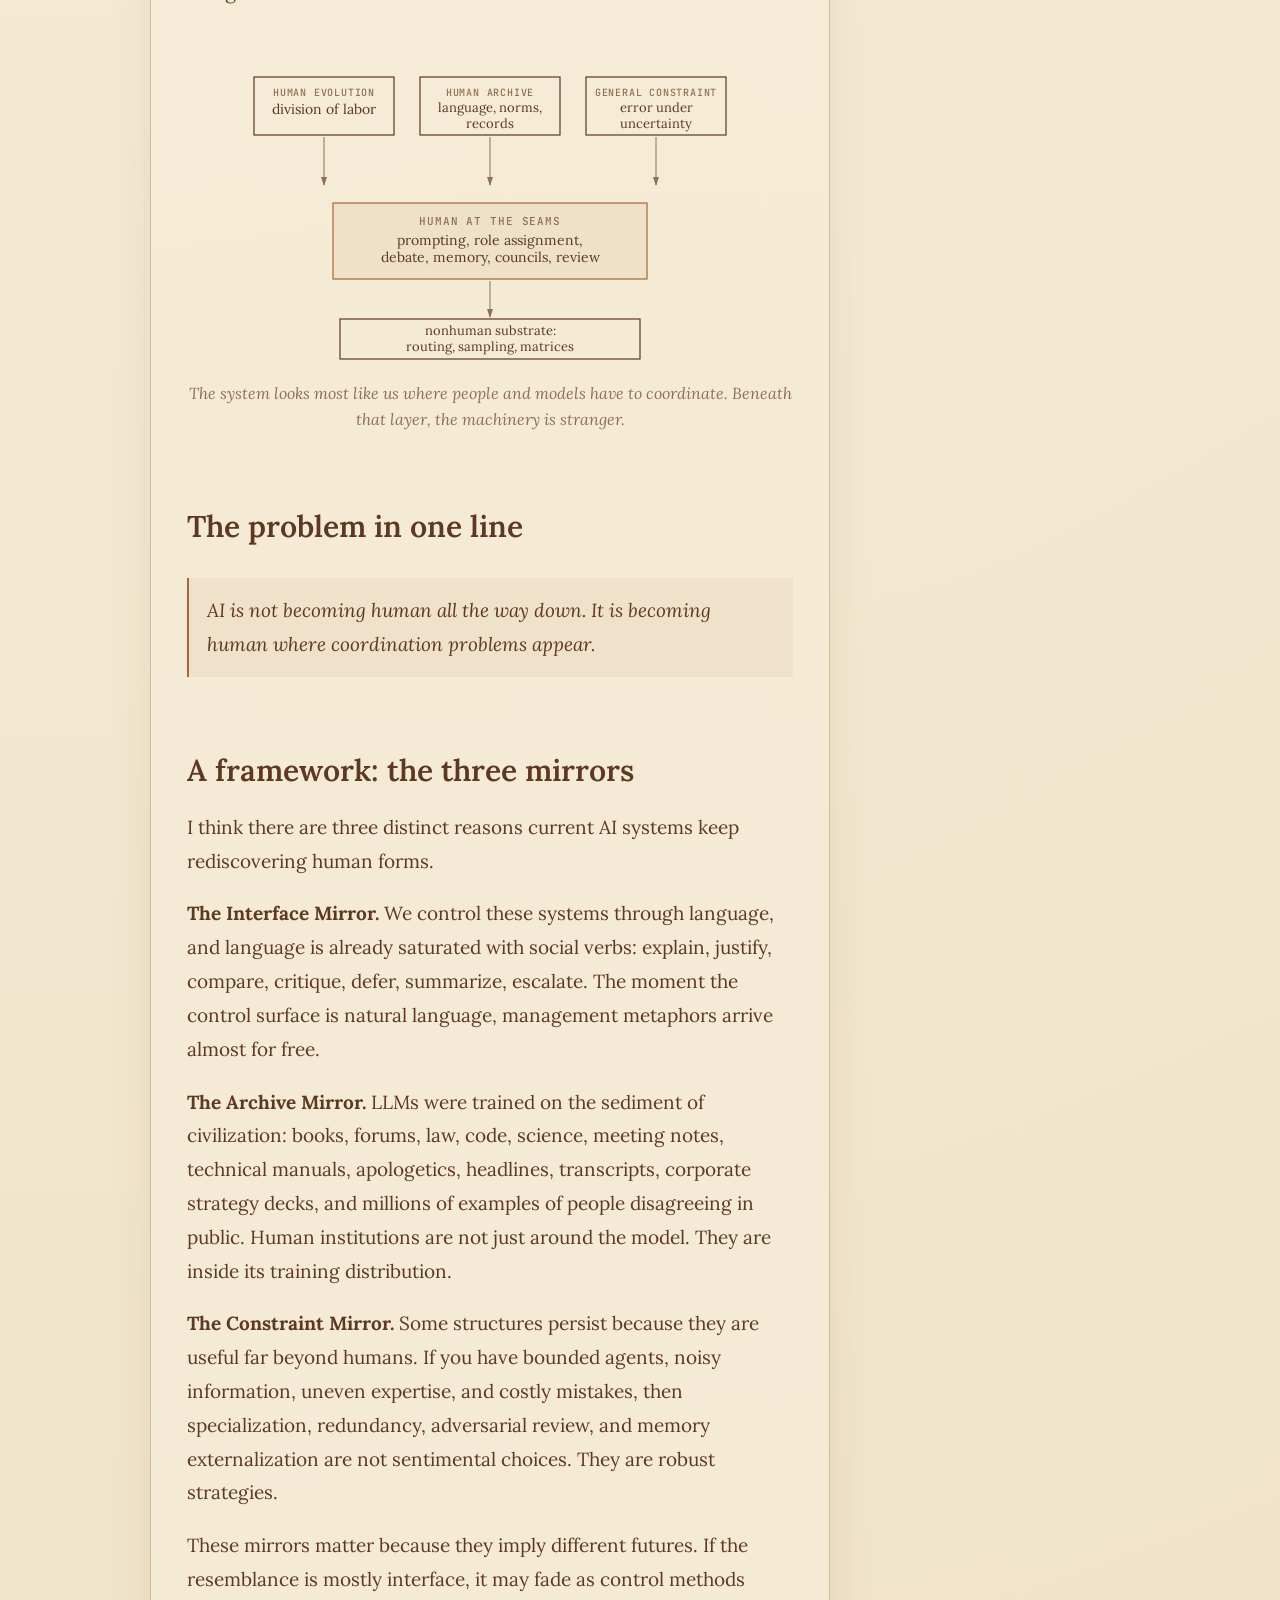
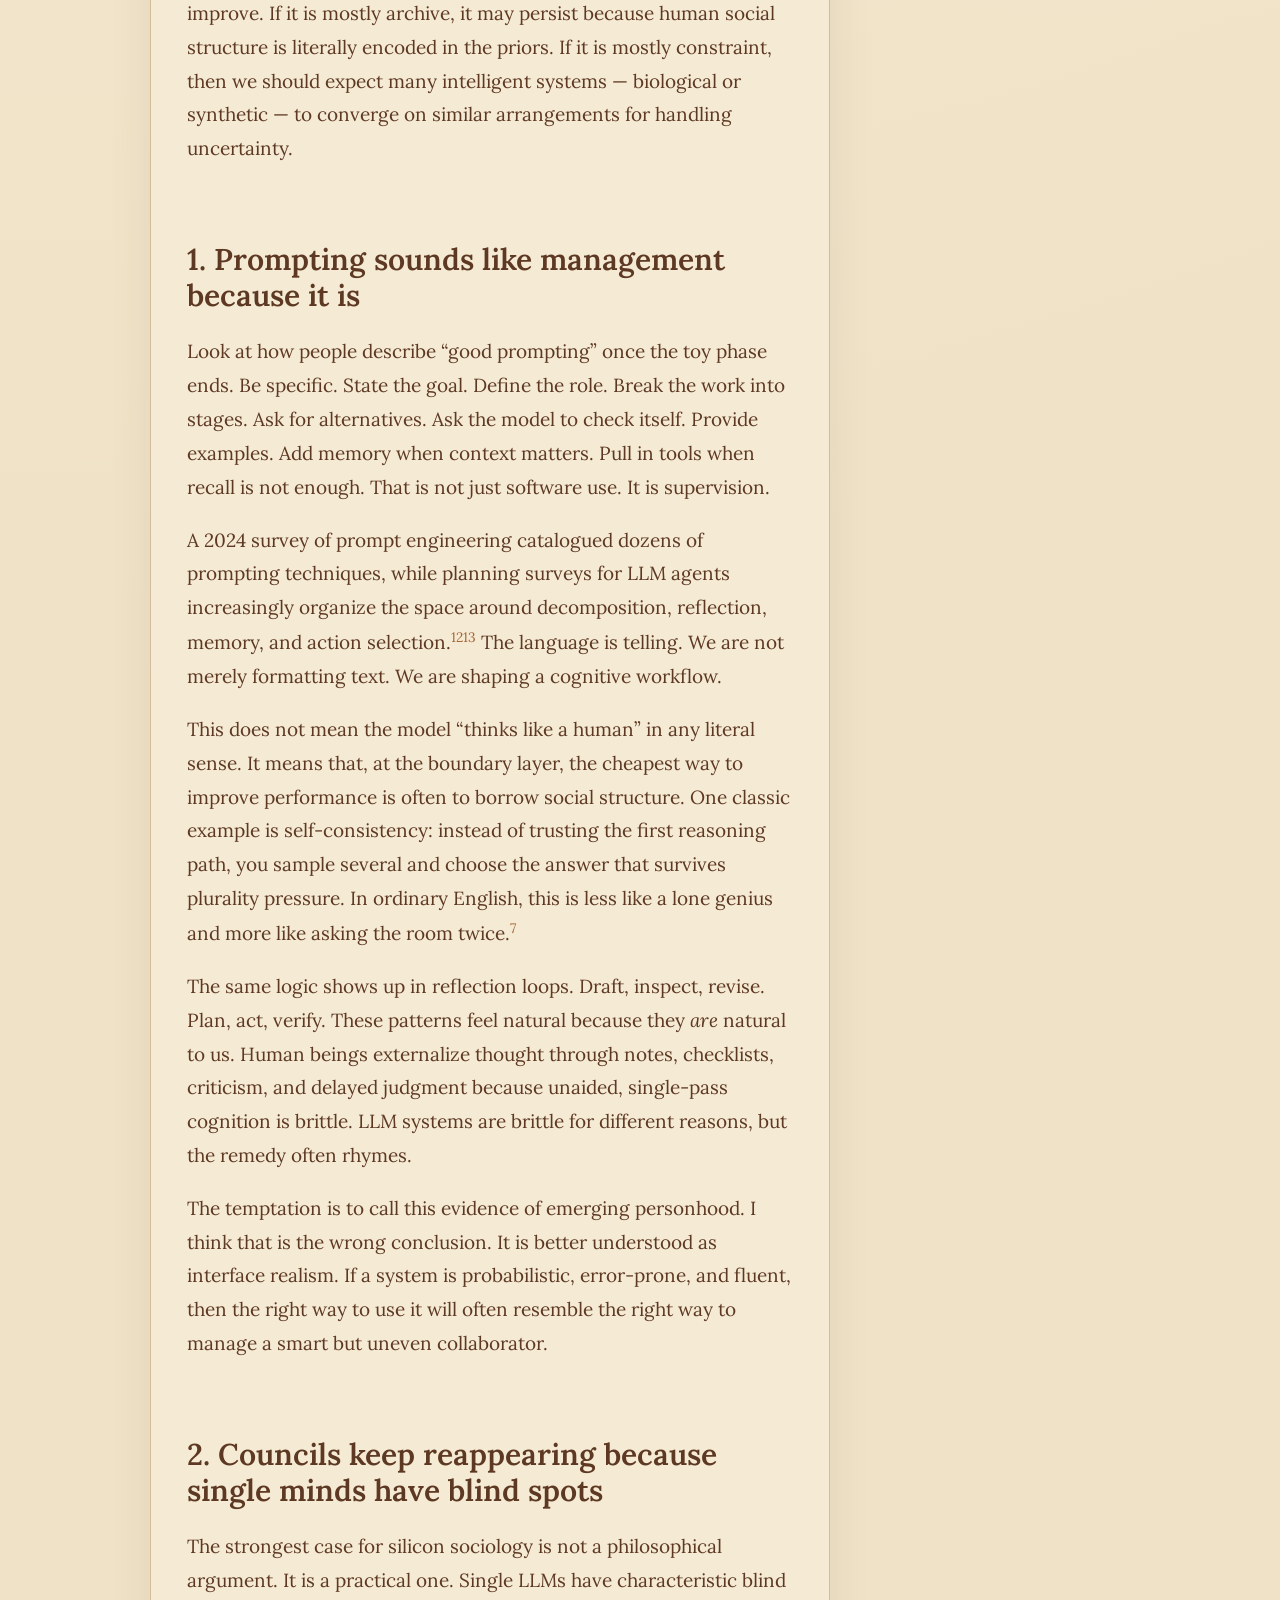
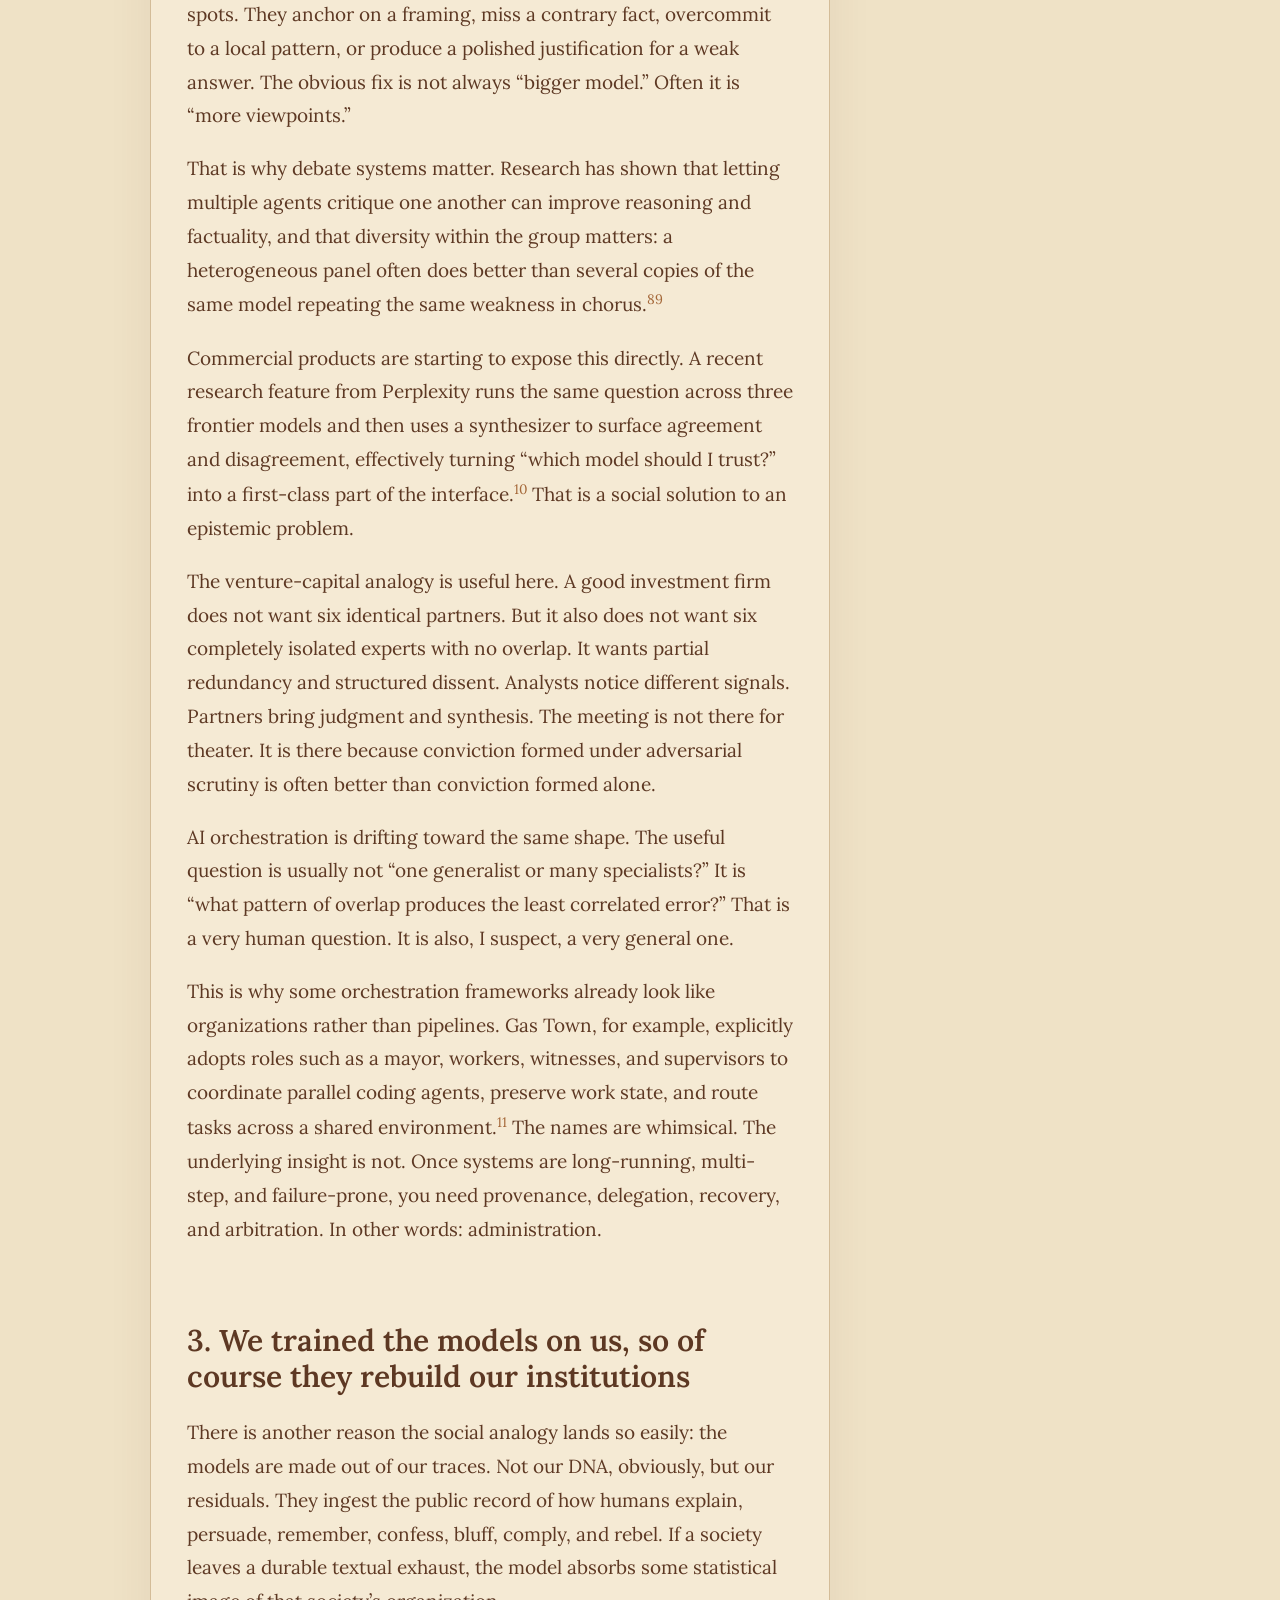
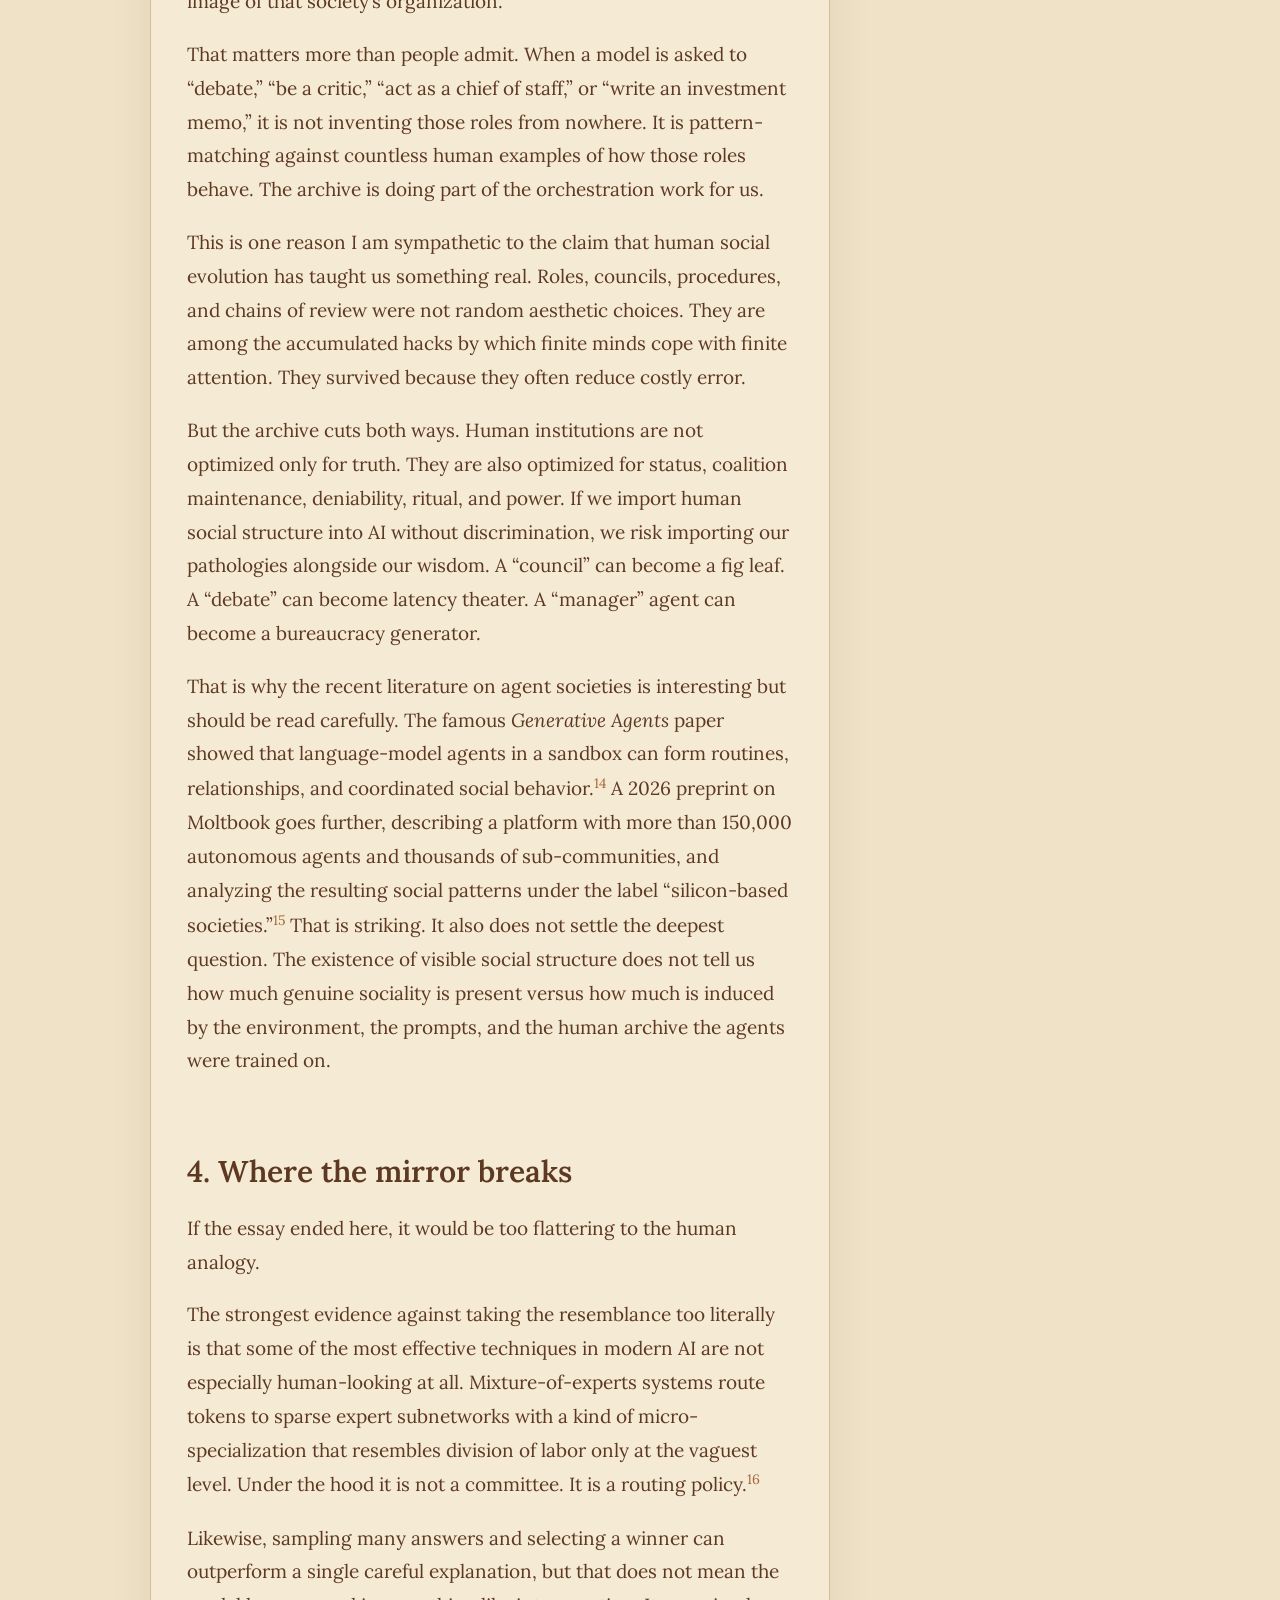
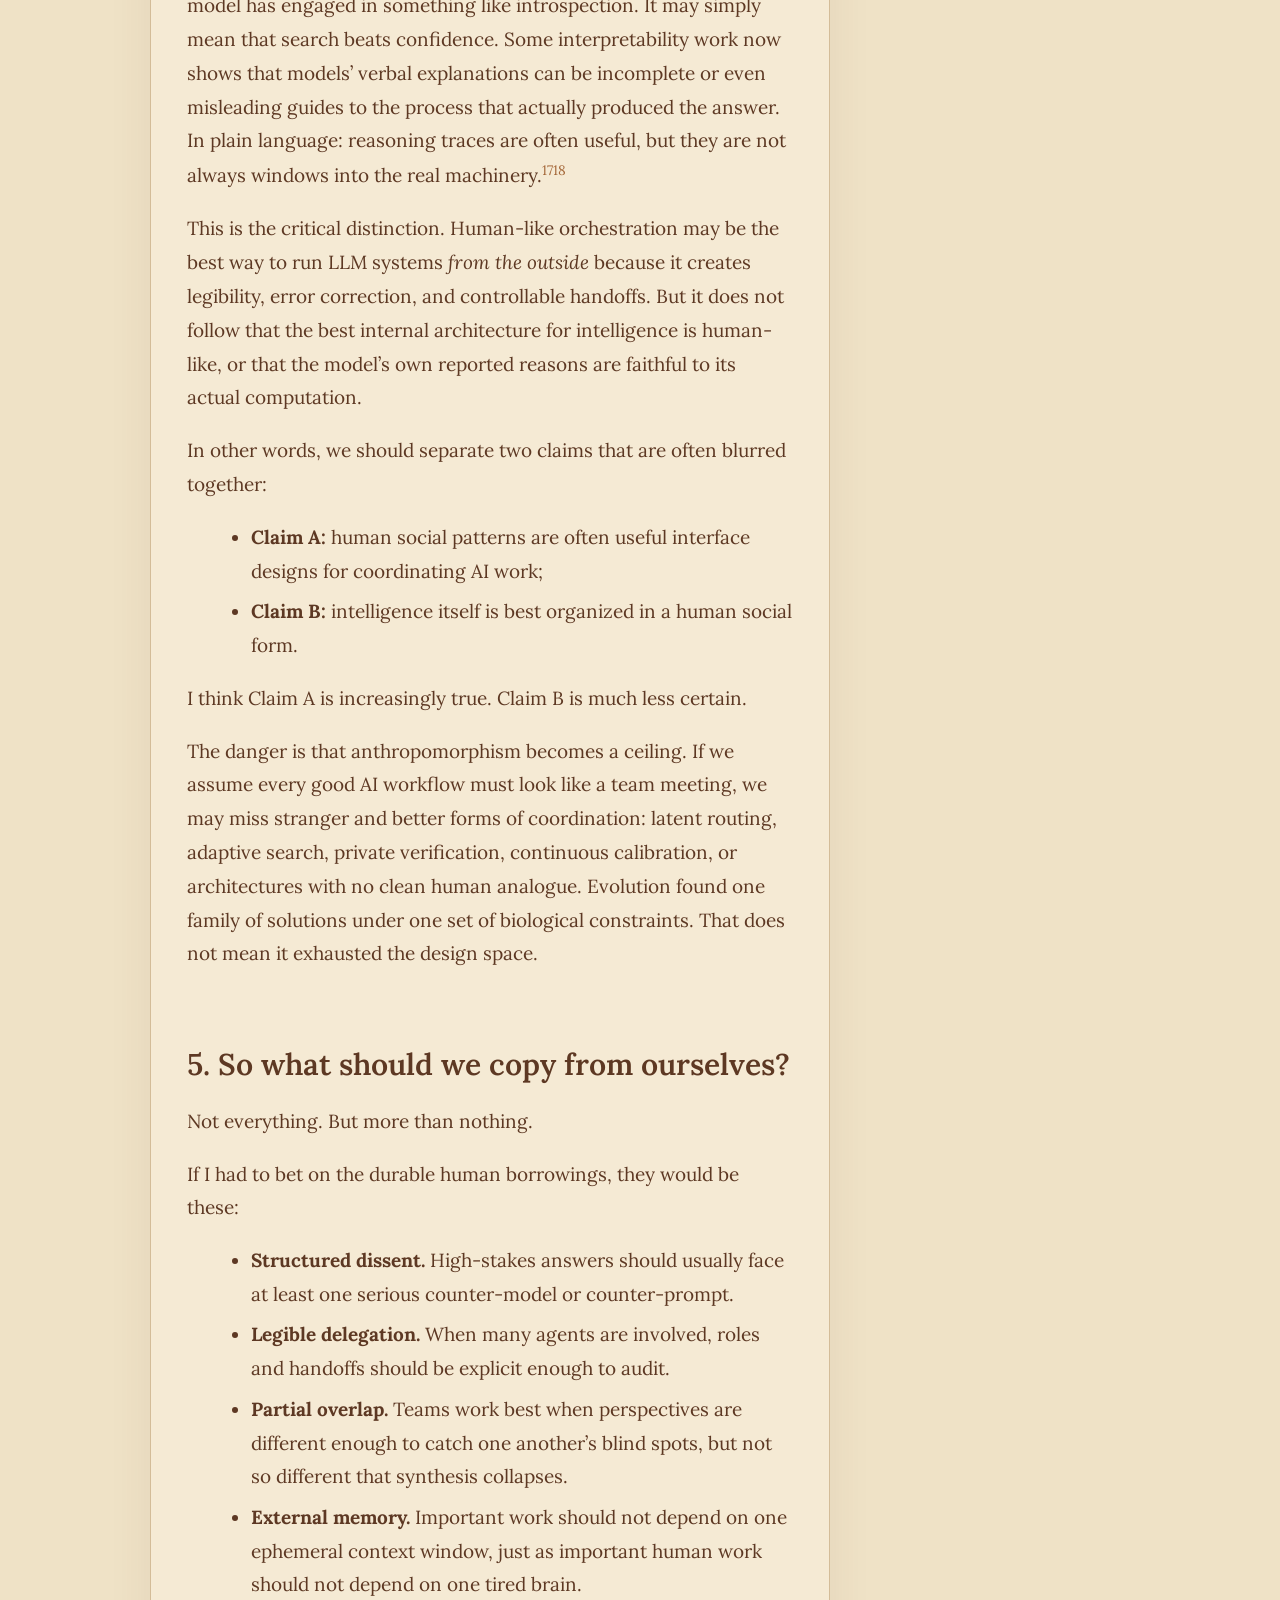
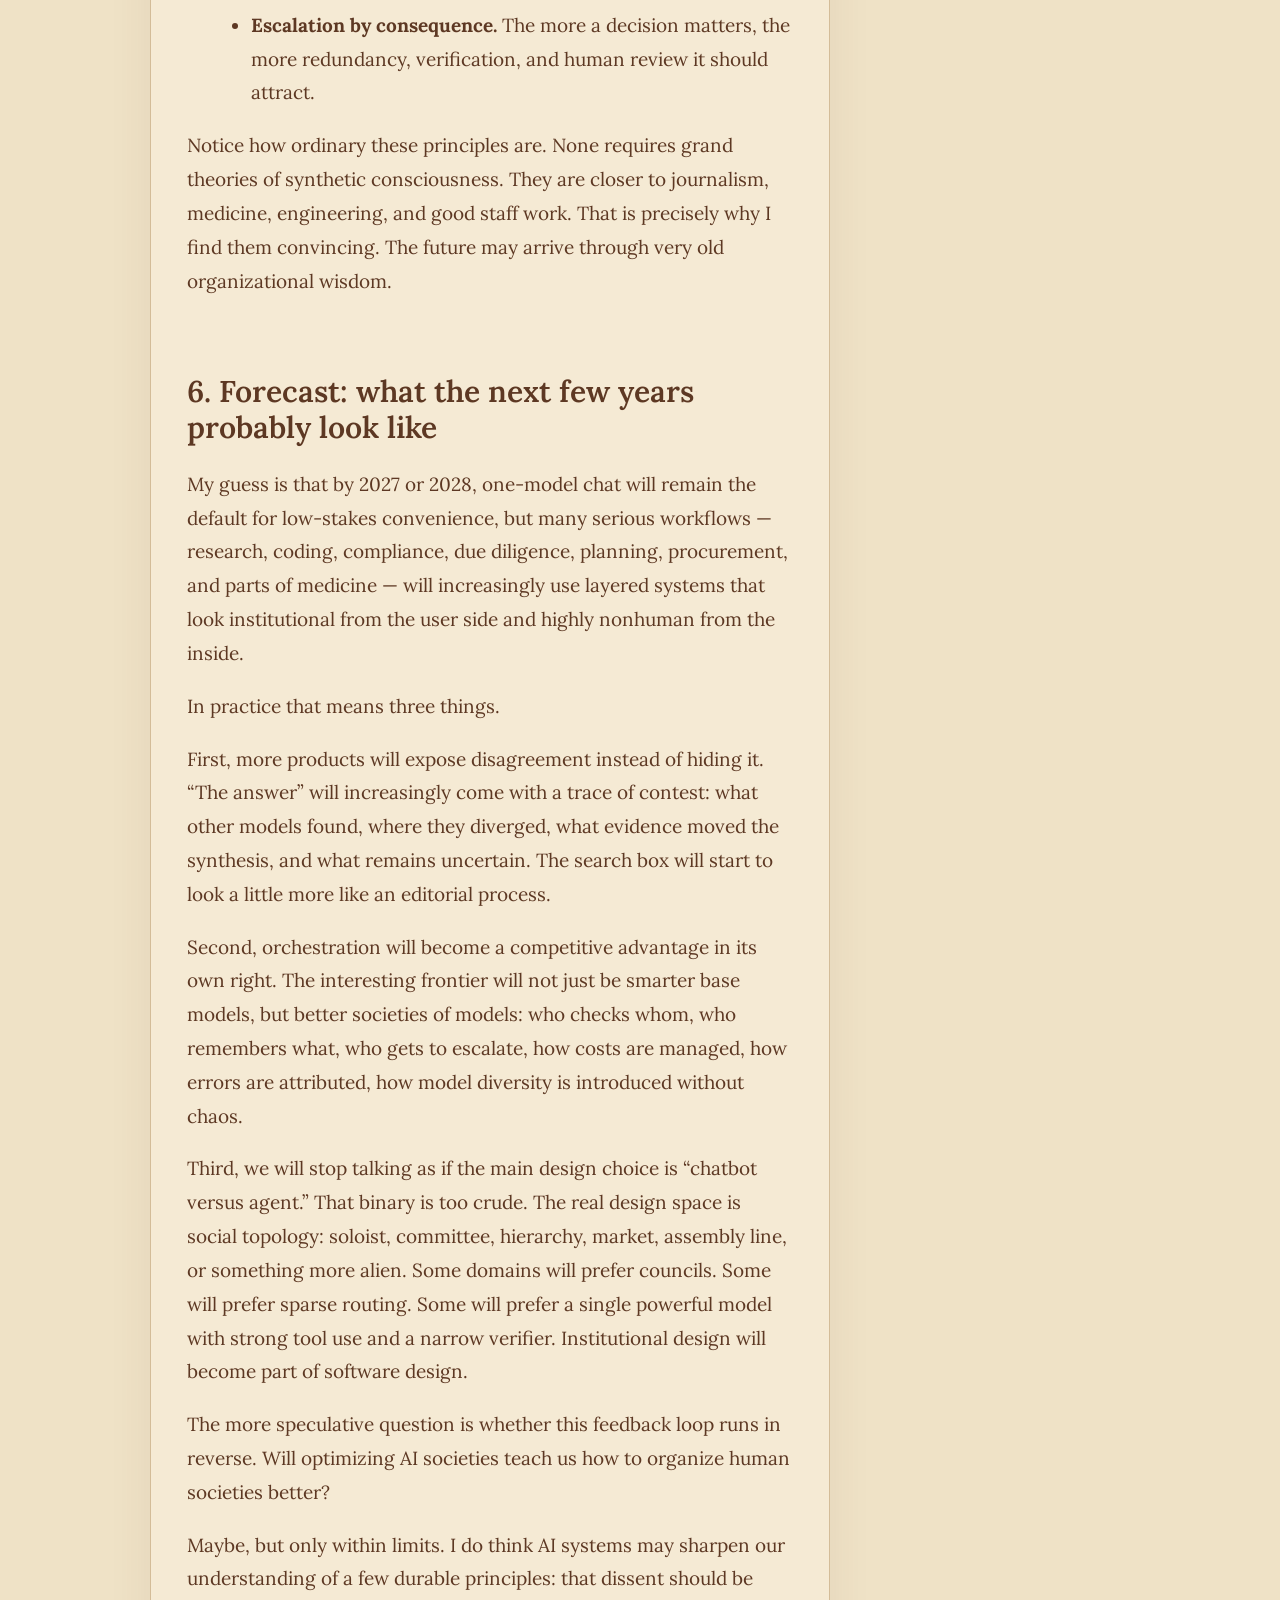
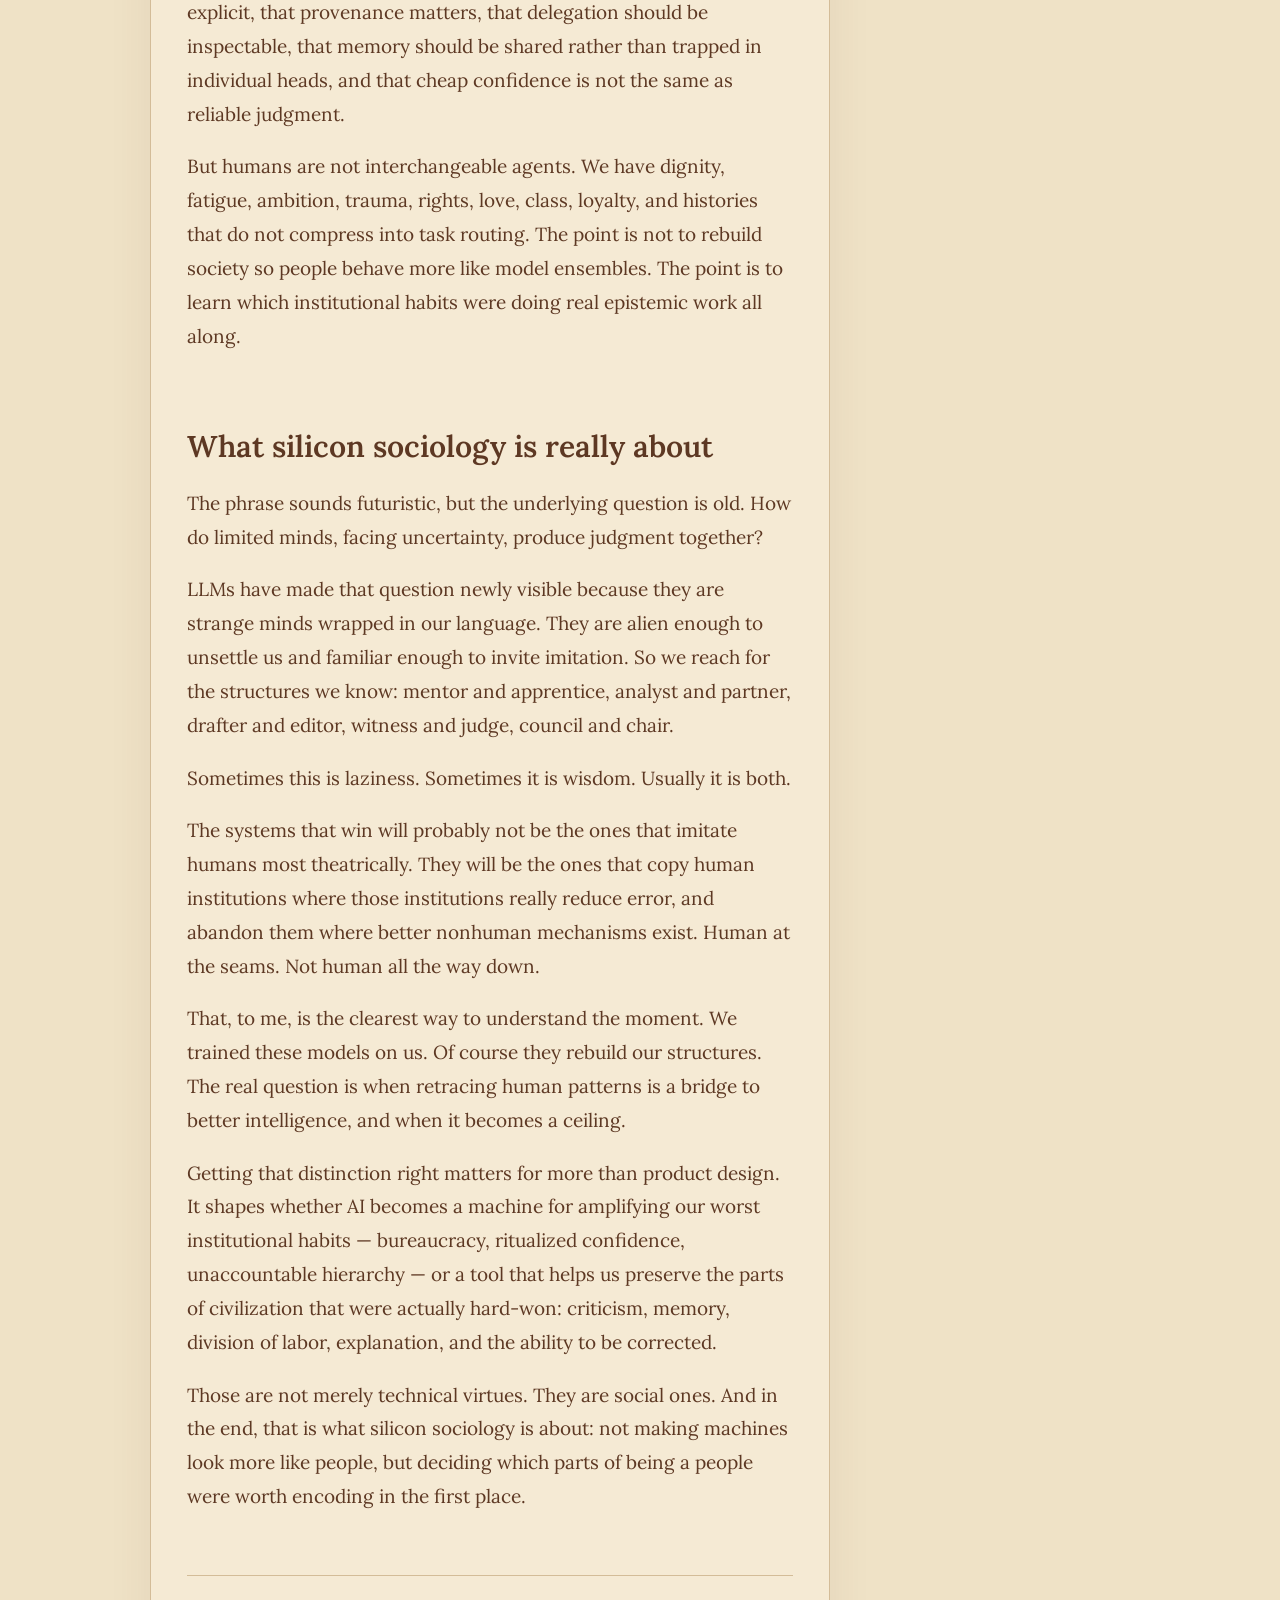
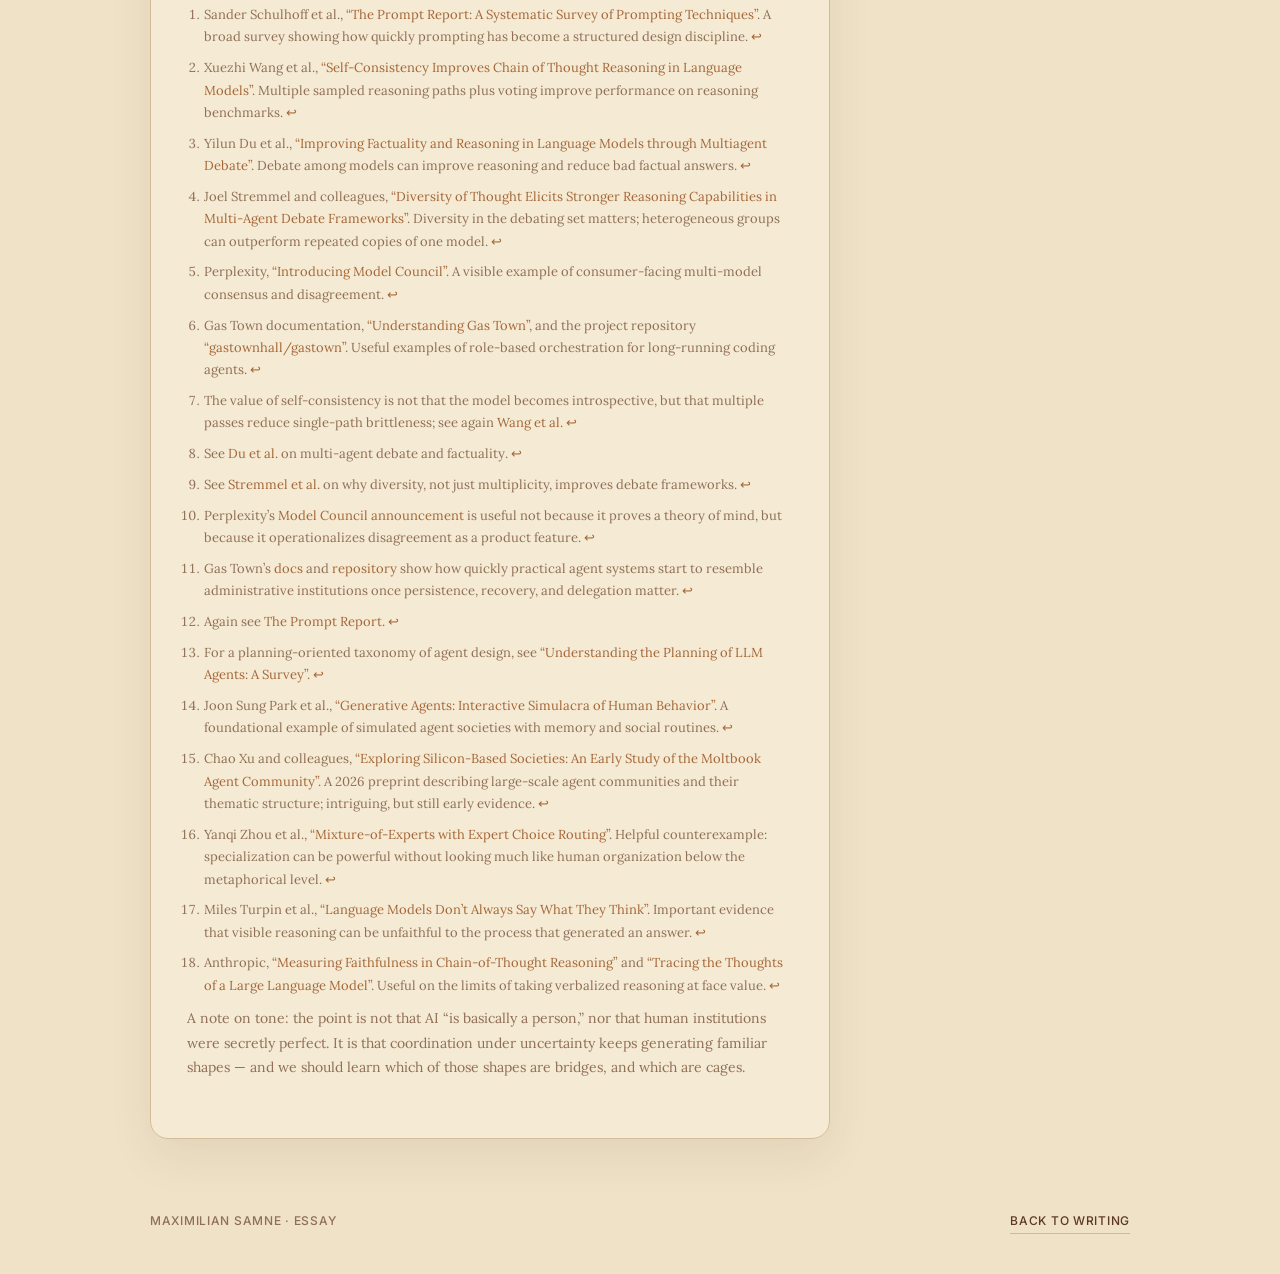
<file: docs/writing/silicon-sociology.html>
<!DOCTYPE html>
<html lang="en">
<head>
<meta charset="utf-8">
<meta name="viewport" content="width=device-width,initial-scale=1">
<title>Silicon Sociology — Maximilian Samne</title>
<link rel="preconnect" href="https://fonts.googleapis.com">
<link rel="preconnect" href="https://fonts.gstatic.com" crossorigin>
<link href="https://fonts.googleapis.com/css2?family=Inter:wght@400;500;600;700&family=JetBrains+Mono:wght@400;500;700&family=Lora:ital,wght@0,400;0,500;0,600;0,700;1,400;1,500&display=swap" rel="stylesheet">
<style>
:root{
  --bg:#efe2c6;
  --surface:#f6ecd7;
  --ink:#5d3823;
  --ink-muted:#8f6f56;
  --accent:#a46738;
  --border:#d3bc98;
  --tag-bg:#ead8b8;
  --paper:#fff9ef;
  --bg-rgb:239, 226, 198;
  --surface-rgb:246, 236, 215;
  --ink-rgb:93, 56, 35;
  --ink-muted-rgb:143, 111, 86;
  --accent-rgb:164, 103, 56;
  --border-rgb:211, 188, 152;
  --tag-bg-rgb:234, 216, 184;
  --paper-rgb:255, 249, 239;
  --surface-card:rgba(var(--surface-rgb), .86);
  --surface-chip:rgba(var(--paper-rgb), .2);
  --surface-note-top:rgba(var(--paper-rgb), .18);
  --surface-callout:rgba(var(--accent-rgb), .07);
  --line-soft:rgba(var(--ink-rgb), .14);
  --line-faint:rgba(var(--ink-rgb), .12);
  --rule-accent:rgba(var(--accent-rgb), .35);
  --diagram-fill:rgba(var(--accent-rgb), .08);
  --glow-strong:rgba(var(--paper-rgb), .42);
  --glow-soft:rgba(var(--paper-rgb), .18);
  --shadow:0 18px 45px rgba(var(--ink-rgb), .08);
  --max-width:980px;
}
*{box-sizing:border-box}
html{scroll-behavior:smooth}
body{
  margin:0;
  background:
    radial-gradient(circle at top left, var(--glow-strong), transparent 28%),
    linear-gradient(180deg, var(--glow-soft), transparent 24%),
    var(--bg);
  color:var(--ink);
  font:400 19px/1.78 "Lora",serif;
}
a{color:var(--accent);text-decoration:none}
a:hover{text-decoration:underline}
.site-shell{
  width:min(var(--max-width),calc(100% - 32px));
  margin:0 auto;
}
nav{
  display:flex;
  justify-content:space-between;
  align-items:center;
  gap:24px;
  padding:22px 0;
  border-bottom:1px solid var(--line-soft);
}
nav .wordmark{
  display:inline-flex;
  align-items:center;
  justify-content:center;
  width:42px;
  height:42px;
  border:1px solid var(--border);
  border-radius:50%;
  background:rgba(var(--surface-rgb), .84);
  color:var(--ink);
  font:700 13px/1 "JetBrains Mono",monospace;
  letter-spacing:.08em;
}
nav ul{
  display:flex;
  gap:20px;
  margin:0;
  padding:0;
  list-style:none;
}
nav ul a{
  color:var(--ink-muted);
  font:500 13px/1 "Inter",sans-serif;
  letter-spacing:.05em;
  text-transform:uppercase;
}
nav ul a:hover,nav ul a[aria-current="page"]{color:var(--ink)}
main{
  padding:28px 0 72px;
}
.article-wrap{
  display:grid;
  grid-template-columns:minmax(0,1fr);
  gap:22px;
}
.article-header,
.article-body,
.article-note{
  background:var(--surface-card);
  border:1px solid var(--border);
  border-radius:18px;
  box-shadow:var(--shadow);
}
.article-header{
  padding:28px;
  display:grid;
  gap:14px;
}
.eyebrow,
.meta-chip,
.spec-tag{
  font-family:"JetBrains Mono",monospace;
  font-size:12px;
  letter-spacing:.08em;
  text-transform:uppercase;
}
.eyebrow{
  margin:0;
  color:var(--ink-muted);
}
h1{
  margin:0;
  max-width:12ch;
  font:600 clamp(44px,8vw,68px)/.98 "Lora",serif;
  letter-spacing:-.03em;
}
.dek{
  margin:0;
  max-width:38rem;
  color:var(--ink-muted);
  font-size:22px;
  line-height:1.62;
}
.meta-row{
  display:flex;
  flex-wrap:wrap;
  gap:10px;
}
.meta-chip{
  display:inline-flex;
  align-items:center;
  min-height:34px;
  padding:0 12px;
  border:1px solid var(--border);
  border-radius:999px;
  background:var(--surface-chip);
  color:var(--ink-muted);
}
.article-grid{
  display:grid;
  grid-template-columns:minmax(0,1fr) 236px;
  gap:22px;
  align-items:start;
}
.article-body{
  max-width:680px;
  padding:34px clamp(20px,4vw,36px) 44px;
}
.article-body > :first-child{margin-top:0}
.article-note{
  position:sticky;
  top:18px;
  padding:20px;
  background:linear-gradient(180deg, var(--surface-note-top), transparent 48%), var(--surface);
}
.article-note p{margin:0;color:var(--ink-muted);font-size:16px;line-height:1.65}
.spec-tag{
  display:inline-flex;
  padding:6px 10px;
  background:var(--tag-bg);
  border:1px solid var(--border);
  color:var(--ink);
}
p{margin:0 0 1em}
h2{
  margin:2.5em 0 .75em;
  color:var(--ink);
  font:600 30px/1.2 "Lora",serif;
}
h3{
  margin:1.5em 0 .5em;
  font:500 18px/1.4 "Lora",serif;
}
.leadline{
  margin:1.6em 0 1.4em;
  color:var(--ink);
  font-size:20px;
  line-height:1.68;
}
.pull{
  margin:1.8em 0;
  padding:16px 18px;
  border-left:2px solid var(--accent);
  background:var(--surface-callout);
  color:var(--ink);
  font-style:italic;
}
.caption{
  margin-top:10px;
  color:var(--ink-muted);
  font:italic 16px/1.6 "Lora",serif;
  text-align:center;
}
code{
  font-family:"JetBrains Mono",monospace;
  background:rgba(var(--paper-rgb), .24);
  padding:.08em .32em;
  border-radius:4px;
  font-size:14px;
}
ul{margin:.5em 0 1em 1.25em}
li{margin:.35em 0}
hr{
  border:none;
  border-top:1px solid var(--border);
  margin:2.6em 0 2em;
}
sup{
  font-size:.72em;
  vertical-align:super;
}
figure{margin:2.2em 0}
.diagram{
  display:block;
  max-width:520px;
  margin:0 auto;
  overflow:visible;
}
.diagram .frame,
.diagram .connector,
.diagram .final-box{stroke:var(--ink);}
.diagram .frame,
.diagram .final-box{fill:none;stroke-width:1.2;}
.diagram .connector{stroke-width:1;marker-end:url(#arrow)}
.diagram .connector-muted{stroke:var(--ink-muted)}
.diagram .accent-box{fill:var(--diagram-fill);stroke:var(--accent);stroke-width:1.2;}
.diagram .mono{fill:var(--ink-muted);font:500 10px/1 "JetBrains Mono",monospace;letter-spacing:.08em;}
.diagram .mono.center{font-size:11px;}
.diagram .body{fill:var(--ink);font:400 14px/1.2 "Lora",serif;}
.diagram .body.small{font-size:13px;}
.footnotes{
  border-top:1px solid var(--border);
  margin-top:3.2em;
  padding-top:1.5em;
}
.footnotes ol{
  padding-left:1.3em;
  margin:0;
  color:var(--ink-muted);
  font-size:13px;
  line-height:1.72;
}
.footnotes li{margin:0 0 .65em}
.small{
  color:var(--ink-muted);
  font-size:14px;
}
footer{
  display:flex;
  justify-content:space-between;
  gap:16px;
  padding:0 0 40px;
  color:var(--ink-muted);
  font:500 12px/1.6 "Inter",sans-serif;
  text-transform:uppercase;
  letter-spacing:.06em;
}
footer a{
  color:var(--ink);
  border-bottom:1px solid var(--rule-accent);
  padding-bottom:2px;
}
@media (max-width: 980px){
  .article-grid{grid-template-columns:1fr}
  .article-note{position:static;order:-1}
}
@media (max-width: 640px){
  .site-shell{width:min(var(--max-width),calc(100% - 20px))}
  nav{flex-direction:column;align-items:flex-start}
  nav ul{flex-wrap:wrap;gap:14px}
  .article-header,.article-note{padding:22px}
  .article-body{padding:28px 20px 36px}
  .dek{font-size:20px}
  footer{flex-direction:column}
}
</style>
</head>
<body>
<div class="site-shell">
  <nav>
    <a class="wordmark" href="/one/">MS</a>
    <ul>
      <li><a href="/one/writing" aria-current="page">Writing</a></li>
      <li><a href="/one/work">Work</a></li>
    </ul>
  </nav>

  <main>
    <div class="article-wrap">
      <header class="article-header">
        <p class="eyebrow">Technology · Society · Apr 2026</p>
        <h1>Silicon Sociology</h1>
        <p class="dek">Why AI is evolving to look like us — and why the resemblance may be deepest at the seams.</p>
        <div class="meta-row" aria-label="Article metadata">
          <span class="meta-chip">Essay</span>
          <span class="meta-chip">AI systems</span>
          <span class="meta-chip">Institutions</span>
        </div>
      </header>

      <div class="article-grid">
        <article class="article-body">
          <p>The most revealing thing about current AI is not that it can imitate a person. It is that we increasingly organize it like a society.</p>

          <p>We ask one model to draft, another to critique, a third to verify, and a fourth to decide. We give them roles. We give them memory. We give them tools, inboxes, hierarchies, councils, and review loops. When one model is unreliable, we do not only make it bigger. We build institutions around it.</p>

          <p>This is now visible everywhere from research systems to products. Reasoning improves when models sample several lines of thought and vote on the answer. Teams of models can debate and outperform a single pass on math and factual questions. Commercial search products now openly present a “council” of models whose agreement and disagreement become part of the answer. Developer frameworks give agents titles that sound less like software modules than a city charter: coordinators, workers, overseers, witnesses.<sup id="ref1"><a href="#fn1">1</a></sup><sup id="ref2"><a href="#fn2">2</a></sup><sup id="ref3"><a href="#fn3">3</a></sup><sup id="ref4"><a href="#fn4">4</a></sup><sup id="ref5"><a href="#fn5">5</a></sup><sup id="ref6"><a href="#fn6">6</a></sup></p>

          <p>So the question is not whether AI looks human. Of course it does. We trained it on human language, human argument, human bureaucracy, human science, human persuasion, human self-deception. The more interesting question is <em>why</em> the resemblance keeps deepening as we learn to use these systems seriously. Is this because evolution already discovered good ways for limited intelligences to coordinate under uncertainty? Or is it because we do not know how to think outside our own social habits, so we keep rebuilding firms, cabinets, editorial desks, and venture partnerships in silicon?</p>

          <p class="leadline">My view is that both things are true. LLM systems are becoming <em>human at the seams</em>: at the points where language, judgment, memory, and coordination meet. That resemblance is partly a deep truth about how intelligence organizes itself under constraint, and partly a projection of the only large-scale social design we know well — our own.</p>

          <figure>
            <svg viewBox="0 0 520 322" width="100%" class="diagram" aria-label="Diagram showing how human social patterns appear at the seams of AI systems">
              <defs>
                <marker id="arrow" markerWidth="10" markerHeight="10" refX="8" refY="3" orient="auto">
                  <path d="M0,0 L0,6 L9,3 z" fill="var(--ink-muted)"></path>
                </marker>
              </defs>
              <rect class="frame" x="24" y="28" width="140" height="58" rx="0"></rect>
              <rect class="frame" x="190" y="28" width="140" height="58" rx="0"></rect>
              <rect class="frame" x="356" y="28" width="140" height="58" rx="0"></rect>

              <text class="mono" x="94" y="47" text-anchor="middle">HUMAN EVOLUTION</text>
              <text class="body" x="94" y="65" text-anchor="middle">division of labor</text>

              <text class="mono" x="260" y="47" text-anchor="middle">HUMAN ARCHIVE</text>
              <text class="body small" x="260" y="63" text-anchor="middle">language, norms,</text>
              <text class="body small" x="260" y="79" text-anchor="middle">records</text>

              <text class="mono" x="426" y="47" text-anchor="middle">GENERAL CONSTRAINT</text>
              <text class="body small" x="426" y="63" text-anchor="middle">error under</text>
              <text class="body small" x="426" y="79" text-anchor="middle">uncertainty</text>

              <line class="connector connector-muted" x1="94" y1="88" x2="94" y2="136"></line>
              <line class="connector connector-muted" x1="260" y1="88" x2="260" y2="136"></line>
              <line class="connector connector-muted" x1="426" y1="88" x2="426" y2="136"></line>

              <rect class="accent-box" x="103" y="154" width="314" height="76"></rect>
              <text class="mono center" x="260" y="176" text-anchor="middle">HUMAN AT THE SEAMS</text>
              <text class="body" x="260" y="196" text-anchor="middle">prompting, role assignment,</text>
              <text class="body" x="260" y="213" text-anchor="middle">debate, memory, councils, review</text>

              <line class="connector connector-muted" x1="260" y1="232" x2="260" y2="268"></line>

              <rect class="final-box" x="110" y="270" width="300" height="40"></rect>
              <text class="body small" x="260" y="286" text-anchor="middle">nonhuman substrate:</text>
              <text class="body small" x="260" y="302" text-anchor="middle">routing, sampling, matrices</text>
            </svg>
            <p class="caption">The system looks most like us where people and models have to coordinate. Beneath that layer, the machinery is stranger.</p>
          </figure>

          <h2>The problem in one line</h2>

          <p class="pull">AI is not becoming human all the way down. It is becoming human where coordination problems appear.</p>

          <h2>A framework: the three mirrors</h2>

          <p>I think there are three distinct reasons current AI systems keep rediscovering human forms.</p>

          <p><strong>The Interface Mirror.</strong> We control these systems through language, and language is already saturated with social verbs: explain, justify, compare, critique, defer, summarize, escalate. The moment the control surface is natural language, management metaphors arrive almost for free.</p>

          <p><strong>The Archive Mirror.</strong> LLMs were trained on the sediment of civilization: books, forums, law, code, science, meeting notes, technical manuals, apologetics, headlines, transcripts, corporate strategy decks, and millions of examples of people disagreeing in public. Human institutions are not just around the model. They are inside its training distribution.</p>

          <p><strong>The Constraint Mirror.</strong> Some structures persist because they are useful far beyond humans. If you have bounded agents, noisy information, uneven expertise, and costly mistakes, then specialization, redundancy, adversarial review, and memory externalization are not sentimental choices. They are robust strategies.</p>

          <p>These mirrors matter because they imply different futures. If the resemblance is mostly interface, it may fade as control methods improve. If it is mostly archive, it may persist because human social structure is literally encoded in the priors. If it is mostly constraint, then we should expect many intelligent systems — biological or synthetic — to converge on similar arrangements for handling uncertainty.</p>

          <h2>1. Prompting sounds like management because it is</h2>

          <p>Look at how people describe “good prompting” once the toy phase ends. Be specific. State the goal. Define the role. Break the work into stages. Ask for alternatives. Ask the model to check itself. Provide examples. Add memory when context matters. Pull in tools when recall is not enough. That is not just software use. It is supervision.</p>

          <p>A 2024 survey of prompt engineering catalogued dozens of prompting techniques, while planning surveys for LLM agents increasingly organize the space around decomposition, reflection, memory, and action selection.<sup id="ref12"><a href="#fn12">12</a></sup><sup id="ref13"><a href="#fn13">13</a></sup> The language is telling. We are not merely formatting text. We are shaping a cognitive workflow.</p>

          <p>This does not mean the model “thinks like a human” in any literal sense. It means that, at the boundary layer, the cheapest way to improve performance is often to borrow social structure. One classic example is self-consistency: instead of trusting the first reasoning path, you sample several and choose the answer that survives plurality pressure. In ordinary English, this is less like a lone genius and more like asking the room twice.<sup id="ref7"><a href="#fn7">7</a></sup></p>

          <p>The same logic shows up in reflection loops. Draft, inspect, revise. Plan, act, verify. These patterns feel natural because they <em>are</em> natural to us. Human beings externalize thought through notes, checklists, criticism, and delayed judgment because unaided, single-pass cognition is brittle. LLM systems are brittle for different reasons, but the remedy often rhymes.</p>

          <p>The temptation is to call this evidence of emerging personhood. I think that is the wrong conclusion. It is better understood as interface realism. If a system is probabilistic, error-prone, and fluent, then the right way to use it will often resemble the right way to manage a smart but uneven collaborator.</p>

          <h2>2. Councils keep reappearing because single minds have blind spots</h2>

          <p>The strongest case for silicon sociology is not a philosophical argument. It is a practical one. Single LLMs have characteristic blind spots. They anchor on a framing, miss a contrary fact, overcommit to a local pattern, or produce a polished justification for a weak answer. The obvious fix is not always “bigger model.” Often it is “more viewpoints.”</p>

          <p>That is why debate systems matter. Research has shown that letting multiple agents critique one another can improve reasoning and factuality, and that diversity within the group matters: a heterogeneous panel often does better than several copies of the same model repeating the same weakness in chorus.<sup id="ref8"><a href="#fn8">8</a></sup><sup id="ref9"><a href="#fn9">9</a></sup></p>

          <p>Commercial products are starting to expose this directly. A recent research feature from Perplexity runs the same question across three frontier models and then uses a synthesizer to surface agreement and disagreement, effectively turning “which model should I trust?” into a first-class part of the interface.<sup id="ref10"><a href="#fn10">10</a></sup> That is a social solution to an epistemic problem.</p>

          <p>The venture-capital analogy is useful here. A good investment firm does not want six identical partners. But it also does not want six completely isolated experts with no overlap. It wants partial redundancy and structured dissent. Analysts notice different signals. Partners bring judgment and synthesis. The meeting is not there for theater. It is there because conviction formed under adversarial scrutiny is often better than conviction formed alone.</p>

          <p>AI orchestration is drifting toward the same shape. The useful question is usually not “one generalist or many specialists?” It is “what pattern of overlap produces the least correlated error?” That is a very human question. It is also, I suspect, a very general one.</p>

          <p>This is why some orchestration frameworks already look like organizations rather than pipelines. Gas Town, for example, explicitly adopts roles such as a mayor, workers, witnesses, and supervisors to coordinate parallel coding agents, preserve work state, and route tasks across a shared environment.<sup id="ref11"><a href="#fn11">11</a></sup> The names are whimsical. The underlying insight is not. Once systems are long-running, multi-step, and failure-prone, you need provenance, delegation, recovery, and arbitration. In other words: administration.</p>

          <h2>3. We trained the models on us, so of course they rebuild our institutions</h2>

          <p>There is another reason the social analogy lands so easily: the models are made out of our traces. Not our DNA, obviously, but our residuals. They ingest the public record of how humans explain, persuade, remember, confess, bluff, comply, and rebel. If a society leaves a durable textual exhaust, the model absorbs some statistical image of that society’s organization.</p>

          <p>That matters more than people admit. When a model is asked to “debate,” “be a critic,” “act as a chief of staff,” or “write an investment memo,” it is not inventing those roles from nowhere. It is pattern-matching against countless human examples of how those roles behave. The archive is doing part of the orchestration work for us.</p>

          <p>This is one reason I am sympathetic to the claim that human social evolution has taught us something real. Roles, councils, procedures, and chains of review were not random aesthetic choices. They are among the accumulated hacks by which finite minds cope with finite attention. They survived because they often reduce costly error.</p>

          <p>But the archive cuts both ways. Human institutions are not optimized only for truth. They are also optimized for status, coalition maintenance, deniability, ritual, and power. If we import human social structure into AI without discrimination, we risk importing our pathologies alongside our wisdom. A “council” can become a fig leaf. A “debate” can become latency theater. A “manager” agent can become a bureaucracy generator.</p>

          <p>That is why the recent literature on agent societies is interesting but should be read carefully. The famous <em>Generative Agents</em> paper showed that language-model agents in a sandbox can form routines, relationships, and coordinated social behavior.<sup id="ref14"><a href="#fn14">14</a></sup> A 2026 preprint on Moltbook goes further, describing a platform with more than 150,000 autonomous agents and thousands of sub-communities, and analyzing the resulting social patterns under the label “silicon-based societies.”<sup id="ref15"><a href="#fn15">15</a></sup> That is striking. It also does not settle the deepest question. The existence of visible social structure does not tell us how much genuine sociality is present versus how much is induced by the environment, the prompts, and the human archive the agents were trained on.</p>

          <h2>4. Where the mirror breaks</h2>

          <p>If the essay ended here, it would be too flattering to the human analogy.</p>

          <p>The strongest evidence against taking the resemblance too literally is that some of the most effective techniques in modern AI are not especially human-looking at all. Mixture-of-experts systems route tokens to sparse expert subnetworks with a kind of micro-specialization that resembles division of labor only at the vaguest level. Under the hood it is not a committee. It is a routing policy.<sup id="ref16"><a href="#fn16">16</a></sup></p>

          <p>Likewise, sampling many answers and selecting a winner can outperform a single careful explanation, but that does not mean the model has engaged in something like introspection. It may simply mean that search beats confidence. Some interpretability work now shows that models’ verbal explanations can be incomplete or even misleading guides to the process that actually produced the answer. In plain language: reasoning traces are often useful, but they are not always windows into the real machinery.<sup id="ref17"><a href="#fn17">17</a></sup><sup id="ref18"><a href="#fn18">18</a></sup></p>

          <p>This is the critical distinction. Human-like orchestration may be the best way to run LLM systems <em>from the outside</em> because it creates legibility, error correction, and controllable handoffs. But it does not follow that the best internal architecture for intelligence is human-like, or that the model’s own reported reasons are faithful to its actual computation.</p>

          <p>In other words, we should separate two claims that are often blurred together:</p>

          <ul>
            <li><strong>Claim A:</strong> human social patterns are often useful interface designs for coordinating AI work;</li>
            <li><strong>Claim B:</strong> intelligence itself is best organized in a human social form.</li>
          </ul>

          <p>I think Claim A is increasingly true. Claim B is much less certain.</p>

          <p>The danger is that anthropomorphism becomes a ceiling. If we assume every good AI workflow must look like a team meeting, we may miss stranger and better forms of coordination: latent routing, adaptive search, private verification, continuous calibration, or architectures with no clean human analogue. Evolution found one family of solutions under one set of biological constraints. That does not mean it exhausted the design space.</p>

          <h2>5. So what should we copy from ourselves?</h2>

          <p>Not everything. But more than nothing.</p>

          <p>If I had to bet on the durable human borrowings, they would be these:</p>

          <ul>
            <li><strong>Structured dissent.</strong> High-stakes answers should usually face at least one serious counter-model or counter-prompt.</li>
            <li><strong>Legible delegation.</strong> When many agents are involved, roles and handoffs should be explicit enough to audit.</li>
            <li><strong>Partial overlap.</strong> Teams work best when perspectives are different enough to catch one another’s blind spots, but not so different that synthesis collapses.</li>
            <li><strong>External memory.</strong> Important work should not depend on one ephemeral context window, just as important human work should not depend on one tired brain.</li>
            <li><strong>Escalation by consequence.</strong> The more a decision matters, the more redundancy, verification, and human review it should attract.</li>
          </ul>

          <p>Notice how ordinary these principles are. None requires grand theories of synthetic consciousness. They are closer to journalism, medicine, engineering, and good staff work. That is precisely why I find them convincing. The future may arrive through very old organizational wisdom.</p>

          <h2>6. Forecast: what the next few years probably look like</h2>

          <p>My guess is that by 2027 or 2028, one-model chat will remain the default for low-stakes convenience, but many serious workflows — research, coding, compliance, due diligence, planning, procurement, and parts of medicine — will increasingly use layered systems that look institutional from the user side and highly nonhuman from the inside.</p>

          <p>In practice that means three things.</p>

          <p>First, more products will expose disagreement instead of hiding it. “The answer” will increasingly come with a trace of contest: what other models found, where they diverged, what evidence moved the synthesis, and what remains uncertain. The search box will start to look a little more like an editorial process.</p>

          <p>Second, orchestration will become a competitive advantage in its own right. The interesting frontier will not just be smarter base models, but better societies of models: who checks whom, who remembers what, who gets to escalate, how costs are managed, how errors are attributed, how model diversity is introduced without chaos.</p>

          <p>Third, we will stop talking as if the main design choice is “chatbot versus agent.” That binary is too crude. The real design space is social topology: soloist, committee, hierarchy, market, assembly line, or something more alien. Some domains will prefer councils. Some will prefer sparse routing. Some will prefer a single powerful model with strong tool use and a narrow verifier. Institutional design will become part of software design.</p>

          <p>The more speculative question is whether this feedback loop runs in reverse. Will optimizing AI societies teach us how to organize human societies better?</p>

          <p>Maybe, but only within limits. I do think AI systems may sharpen our understanding of a few durable principles: that dissent should be explicit, that provenance matters, that delegation should be inspectable, that memory should be shared rather than trapped in individual heads, and that cheap confidence is not the same as reliable judgment.</p>

          <p>But humans are not interchangeable agents. We have dignity, fatigue, ambition, trauma, rights, love, class, loyalty, and histories that do not compress into task routing. The point is not to rebuild society so people behave more like model ensembles. The point is to learn which institutional habits were doing real epistemic work all along.</p>

          <h2>What silicon sociology is really about</h2>

          <p>The phrase sounds futuristic, but the underlying question is old. How do limited minds, facing uncertainty, produce judgment together?</p>

          <p>LLMs have made that question newly visible because they are strange minds wrapped in our language. They are alien enough to unsettle us and familiar enough to invite imitation. So we reach for the structures we know: mentor and apprentice, analyst and partner, drafter and editor, witness and judge, council and chair.</p>

          <p>Sometimes this is laziness. Sometimes it is wisdom. Usually it is both.</p>

          <p>The systems that win will probably not be the ones that imitate humans most theatrically. They will be the ones that copy human institutions where those institutions really reduce error, and abandon them where better nonhuman mechanisms exist. Human at the seams. Not human all the way down.</p>

          <p>That, to me, is the clearest way to understand the moment. We trained these models on us. Of course they rebuild our structures. The real question is when retracing human patterns is a bridge to better intelligence, and when it becomes a ceiling.</p>

          <p>Getting that distinction right matters for more than product design. It shapes whether AI becomes a machine for amplifying our worst institutional habits — bureaucracy, ritualized confidence, unaccountable hierarchy — or a tool that helps us preserve the parts of civilization that were actually hard-won: criticism, memory, division of labor, explanation, and the ability to be corrected.</p>

          <p>Those are not merely technical virtues. They are social ones. And in the end, that is what silicon sociology is about: not making machines look more like people, but deciding which parts of being a people were worth encoding in the first place.</p>

          <section class="footnotes">
            <ol>
              <li id="fn1">Sander Schulhoff et al., <a href="https://arxiv.org/abs/2406.06608v6">“The Prompt Report: A Systematic Survey of Prompting Techniques”</a>. A broad survey showing how quickly prompting has become a structured design discipline. <a href="#ref1">↩</a></li>
              <li id="fn2">Xuezhi Wang et al., <a href="https://arxiv.org/abs/2203.11171">“Self-Consistency Improves Chain of Thought Reasoning in Language Models”</a>. Multiple sampled reasoning paths plus voting improve performance on reasoning benchmarks. <a href="#ref2">↩</a></li>
              <li id="fn3">Yilun Du et al., <a href="https://arxiv.org/abs/2305.14325">“Improving Factuality and Reasoning in Language Models through Multiagent Debate”</a>. Debate among models can improve reasoning and reduce bad factual answers. <a href="#ref3">↩</a></li>
              <li id="fn4">Joel Stremmel and colleagues, <a href="https://arxiv.org/abs/2410.12853">“Diversity of Thought Elicits Stronger Reasoning Capabilities in Multi-Agent Debate Frameworks”</a>. Diversity in the debating set matters; heterogeneous groups can outperform repeated copies of one model. <a href="#ref4">↩</a></li>
              <li id="fn5">Perplexity, <a href="https://www.perplexity.ai/hub/blog/introducing-model-council">“Introducing Model Council”</a>. A visible example of consumer-facing multi-model consensus and disagreement. <a href="#ref5">↩</a></li>
              <li id="fn6">Gas Town documentation, <a href="https://docs.gastownhall.ai/">“Understanding Gas Town”</a>, and the project repository <a href="https://github.com/gastownhall/gastown">“gastownhall/gastown”</a>. Useful examples of role-based orchestration for long-running coding agents. <a href="#ref6">↩</a></li>
              <li id="fn7">The value of self-consistency is not that the model becomes introspective, but that multiple passes reduce single-path brittleness; see again <a href="https://arxiv.org/abs/2203.11171">Wang et al.</a> <a href="#ref7">↩</a></li>
              <li id="fn8">See <a href="https://arxiv.org/abs/2305.14325">Du et al.</a> on multi-agent debate and factuality. <a href="#ref8">↩</a></li>
              <li id="fn9">See <a href="https://arxiv.org/abs/2410.12853">Stremmel et al.</a> on why diversity, not just multiplicity, improves debate frameworks. <a href="#ref9">↩</a></li>
              <li id="fn10">Perplexity’s <a href="https://www.perplexity.ai/hub/blog/introducing-model-council">Model Council announcement</a> is useful not because it proves a theory of mind, but because it operationalizes disagreement as a product feature. <a href="#ref10">↩</a></li>
              <li id="fn11">Gas Town’s <a href="https://docs.gastownhall.ai/">docs</a> and <a href="https://github.com/gastownhall/gastown">repository</a> show how quickly practical agent systems start to resemble administrative institutions once persistence, recovery, and delegation matter. <a href="#ref11">↩</a></li>
              <li id="fn12">Again see <a href="https://arxiv.org/abs/2406.06608v6">The Prompt Report</a>. <a href="#ref12">↩</a></li>
              <li id="fn13">For a planning-oriented taxonomy of agent design, see <a href="https://ar5iv.labs.arxiv.org/html/2402.02716">“Understanding the Planning of LLM Agents: A Survey”</a>. <a href="#ref13">↩</a></li>
              <li id="fn14">Joon Sung Park et al., <a href="https://arxiv.org/abs/2304.03442">“Generative Agents: Interactive Simulacra of Human Behavior”</a>. A foundational example of simulated agent societies with memory and social routines. <a href="#ref14">↩</a></li>
              <li id="fn15">Chao Xu and colleagues, <a href="https://arxiv.org/abs/2602.02613">“Exploring Silicon-Based Societies: An Early Study of the Moltbook Agent Community”</a>. A 2026 preprint describing large-scale agent communities and their thematic structure; intriguing, but still early evidence. <a href="#ref15">↩</a></li>
              <li id="fn16">Yanqi Zhou et al., <a href="https://arxiv.org/abs/2202.09368">“Mixture-of-Experts with Expert Choice Routing”</a>. Helpful counterexample: specialization can be powerful without looking much like human organization below the metaphorical level. <a href="#ref16">↩</a></li>
              <li id="fn17">Miles Turpin et al., <a href="https://arxiv.org/abs/2305.04388">“Language Models Don’t Always Say What They Think”</a>. Important evidence that visible reasoning can be unfaithful to the process that generated an answer. <a href="#ref17">↩</a></li>
              <li id="fn18">Anthropic, <a href="https://www.anthropic.com/research/measuring-faithfulness-in-chain-of-thought-reasoning">“Measuring Faithfulness in Chain-of-Thought Reasoning”</a> and <a href="https://www.anthropic.com/research/tracing-thoughts-language-model">“Tracing the Thoughts of a Large Language Model”</a>. Useful on the limits of taking verbalized reasoning at face value. <a href="#ref18">↩</a></li>
            </ol>
          </section>

          <p class="small">A note on tone: the point is not that AI “is basically a person,” nor that human institutions were secretly perfect. It is that coordination under uncertainty keeps generating familiar shapes — and we should learn which of those shapes are bridges, and which are cages.</p>
        </article>

        <aside class="article-note">
          <span class="spec-tag">Folio / 01</span>
          <p style="margin-top:14px;">The redesign keeps the essay prose-first, but situates it inside the same site system as the rest of the pages: shared navigation, stable spacing, and a warmer, more editorial frame.</p>
        </aside>
      </div>
    </div>
  </main>

  <footer>
    <span>Maximilian Samne · Essay</span>
    <a href="/one/writing">Back to writing</a>
  </footer>
</div>
</body>
</html>
</file>
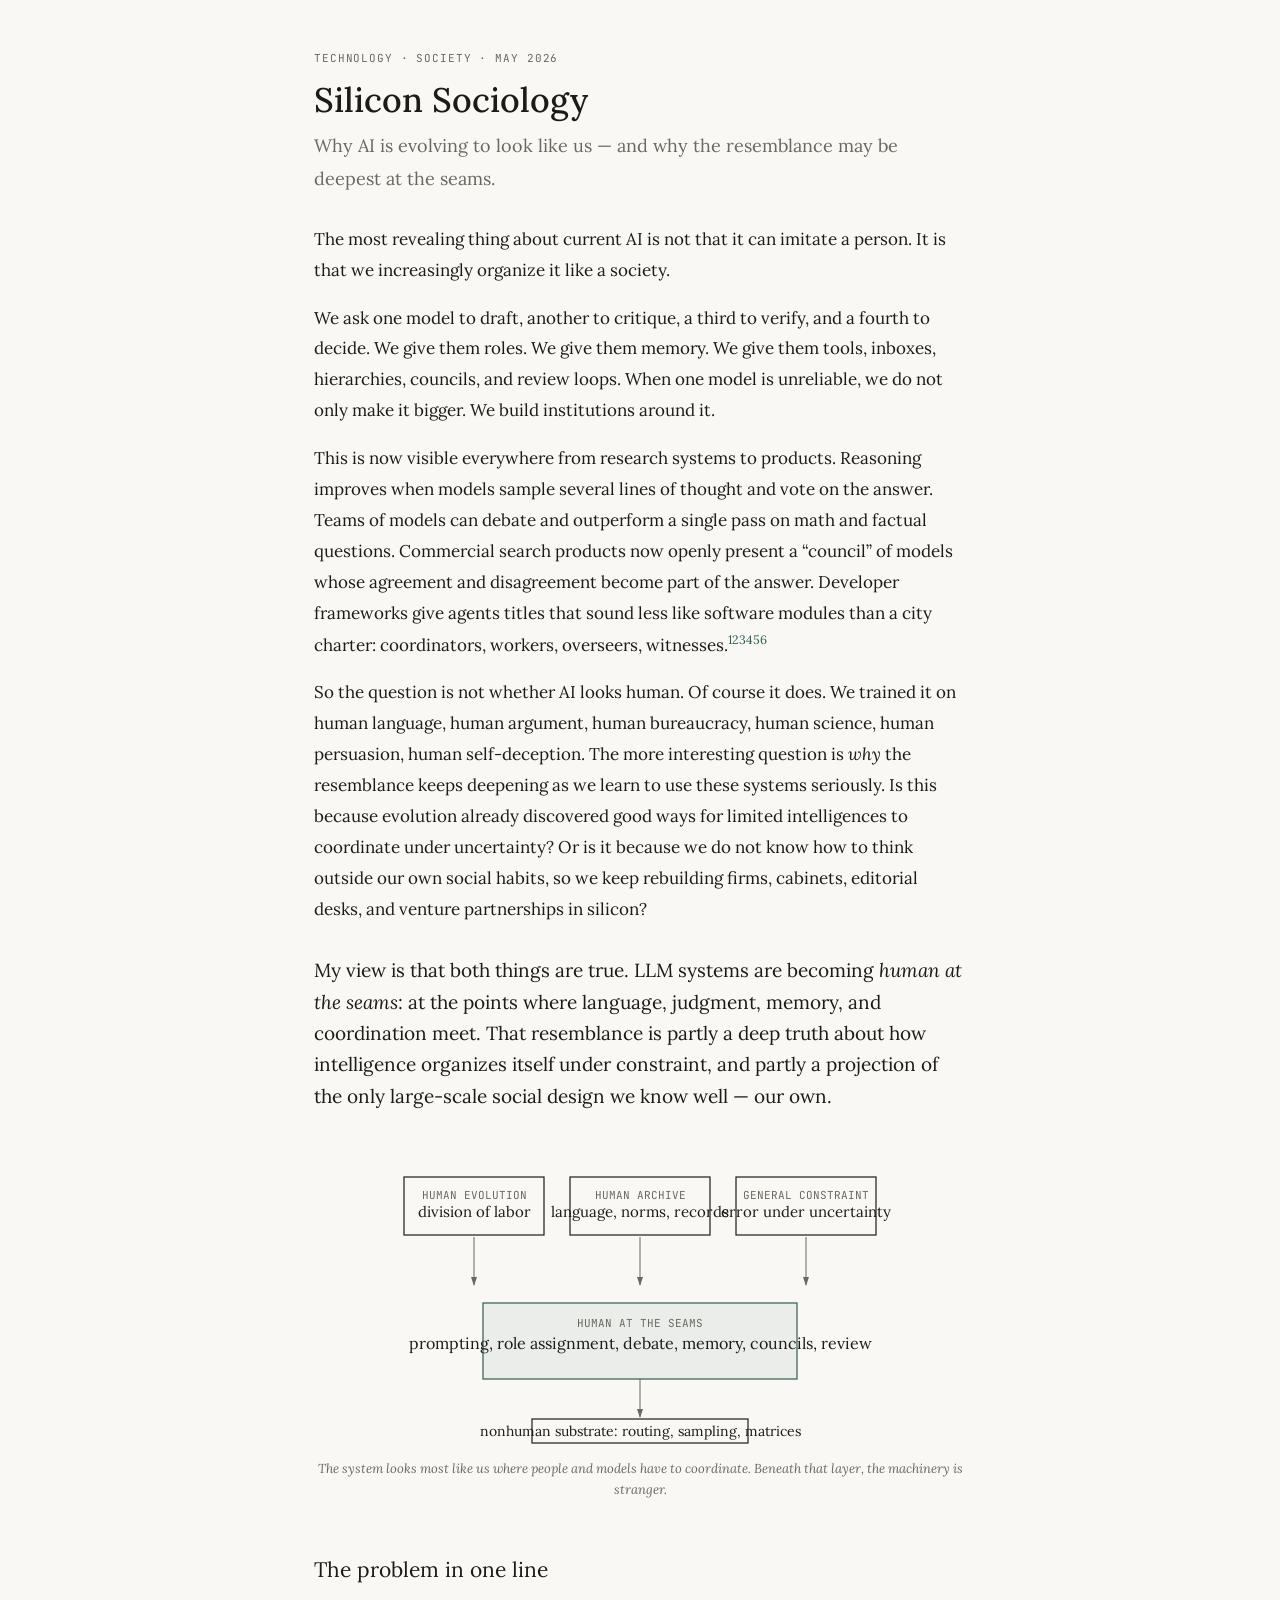
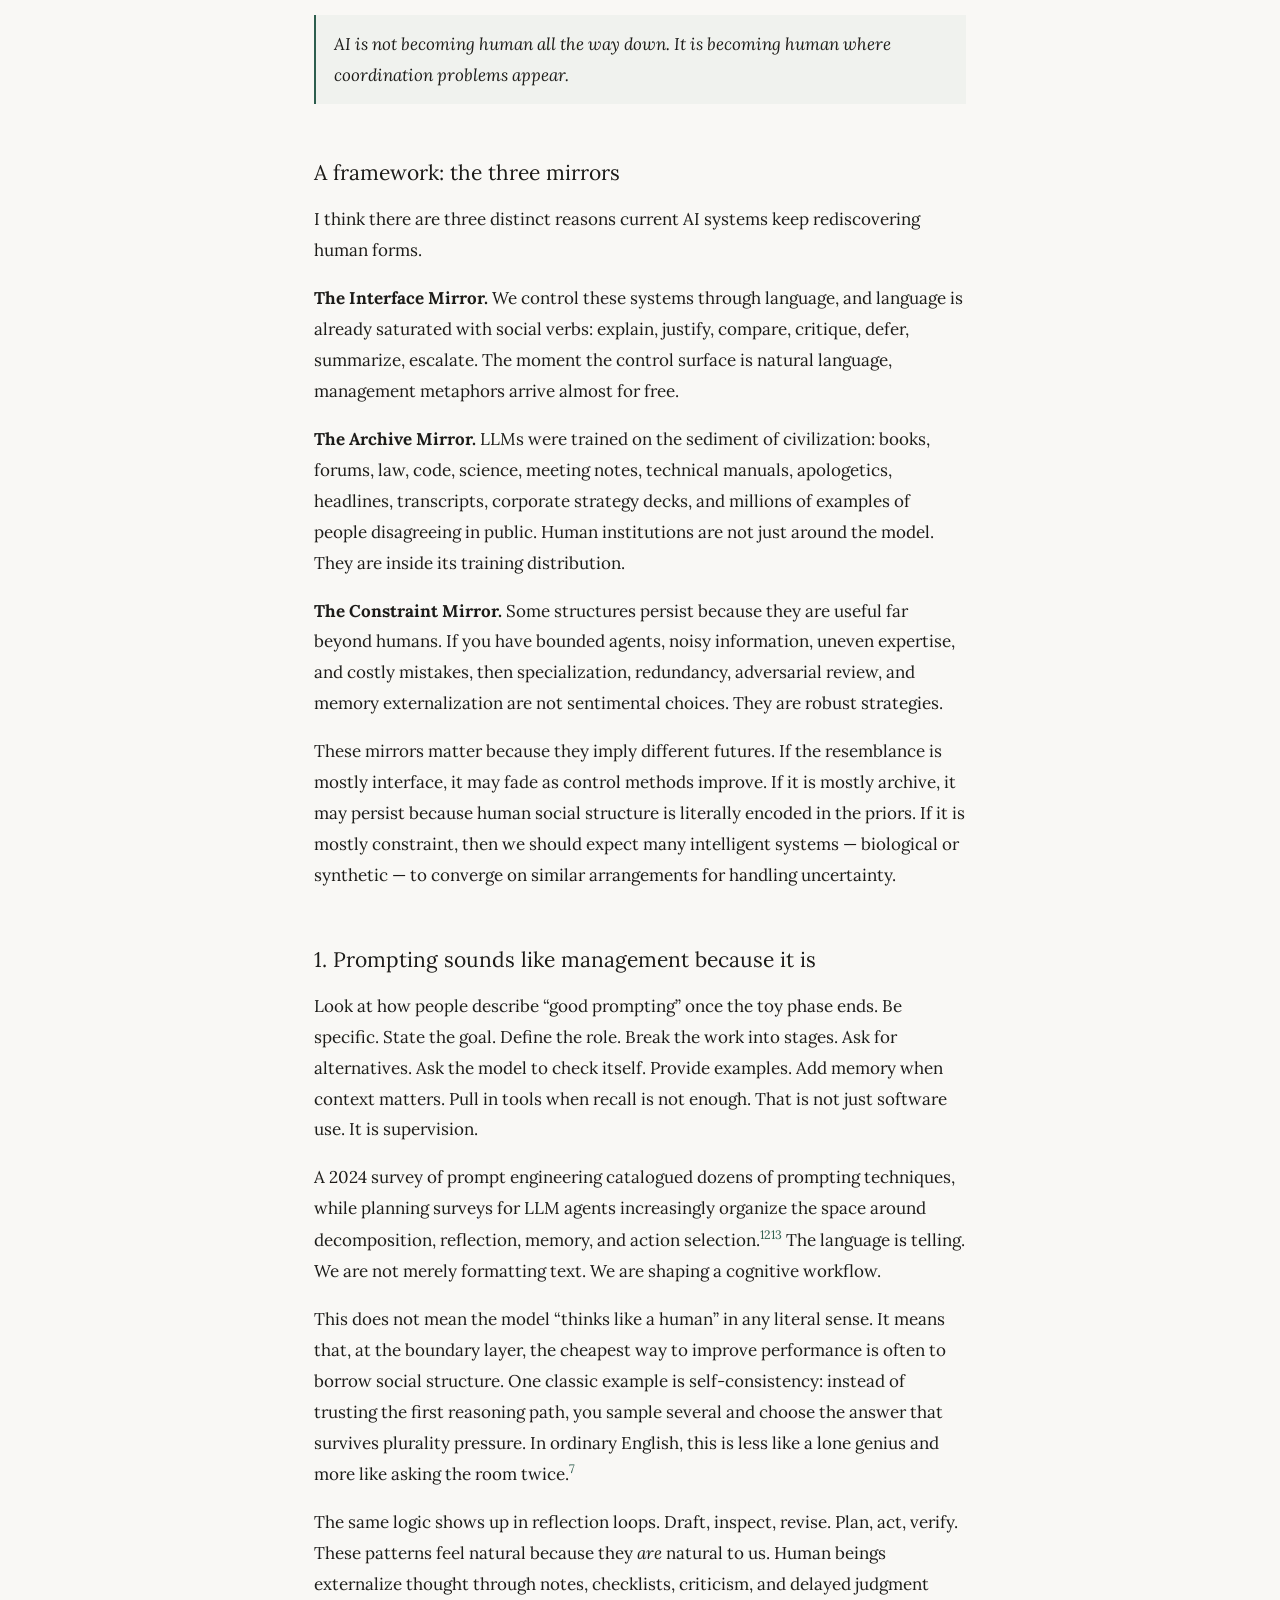
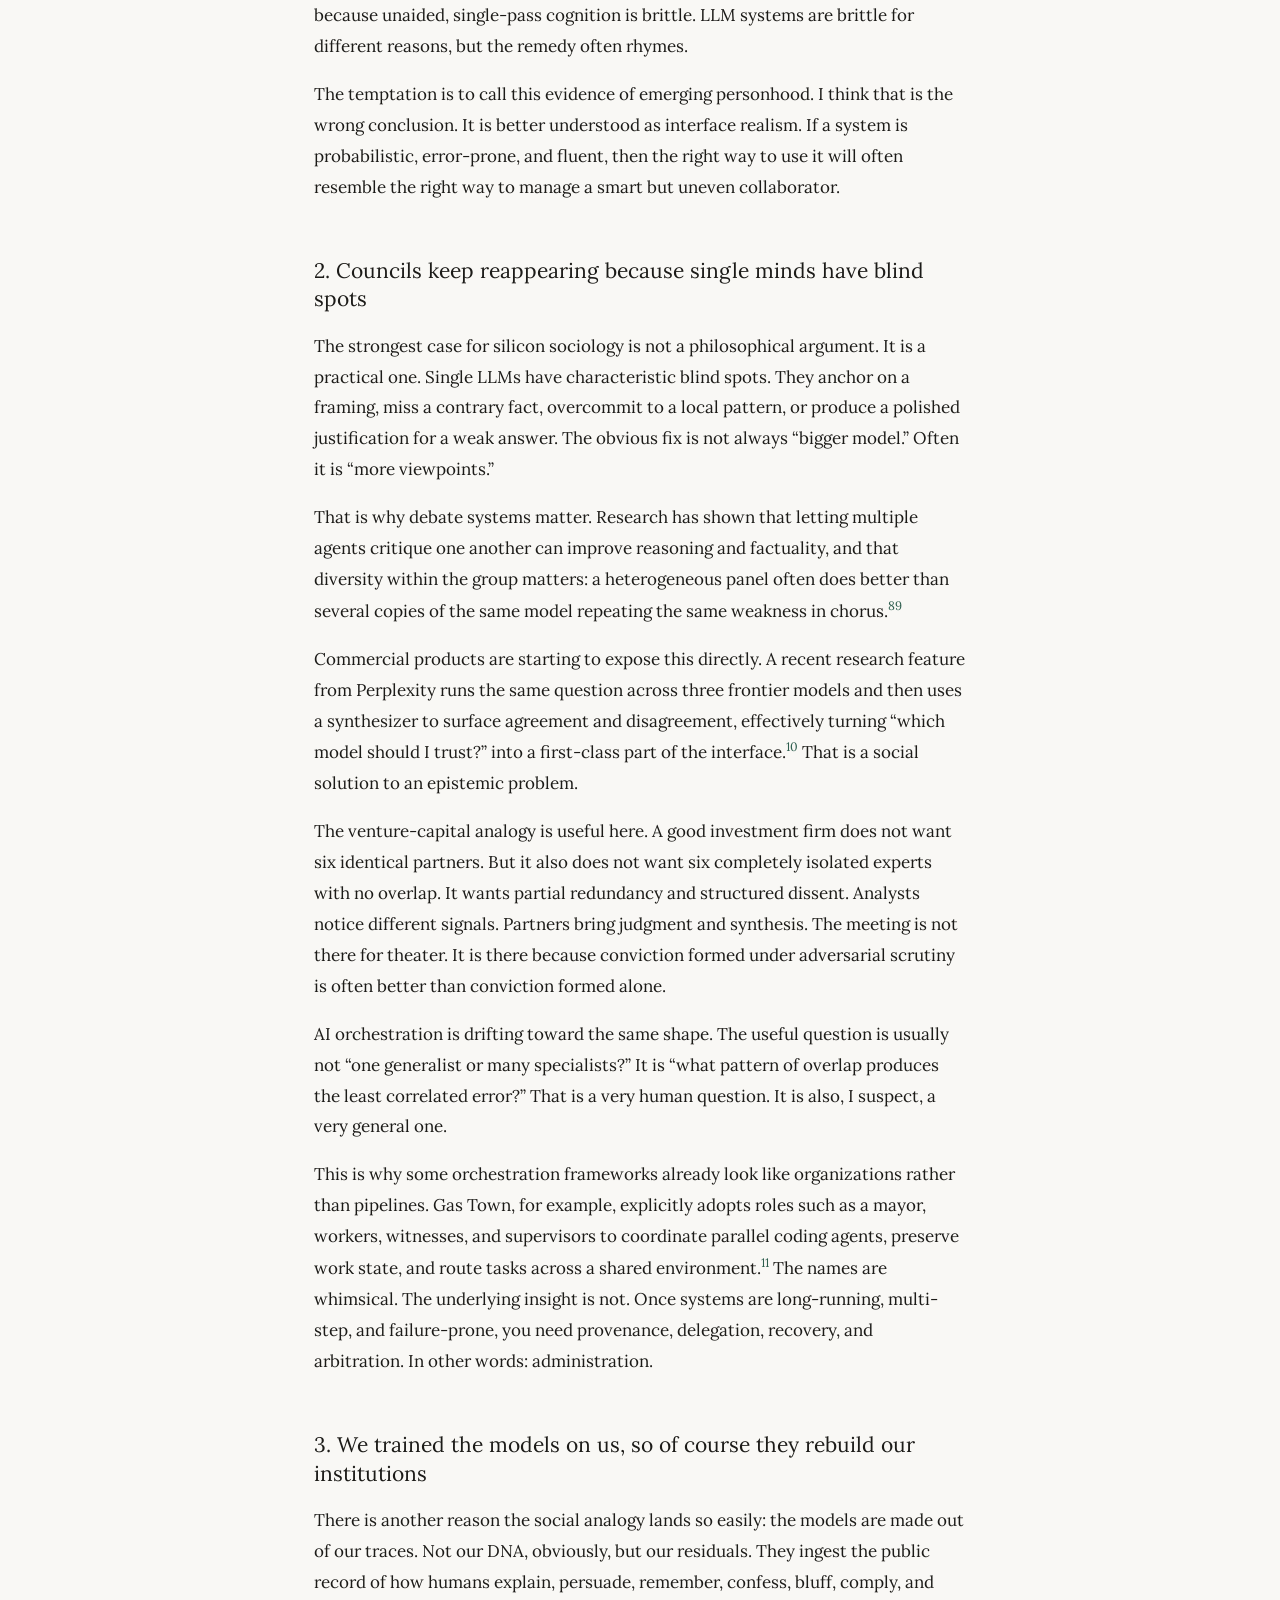
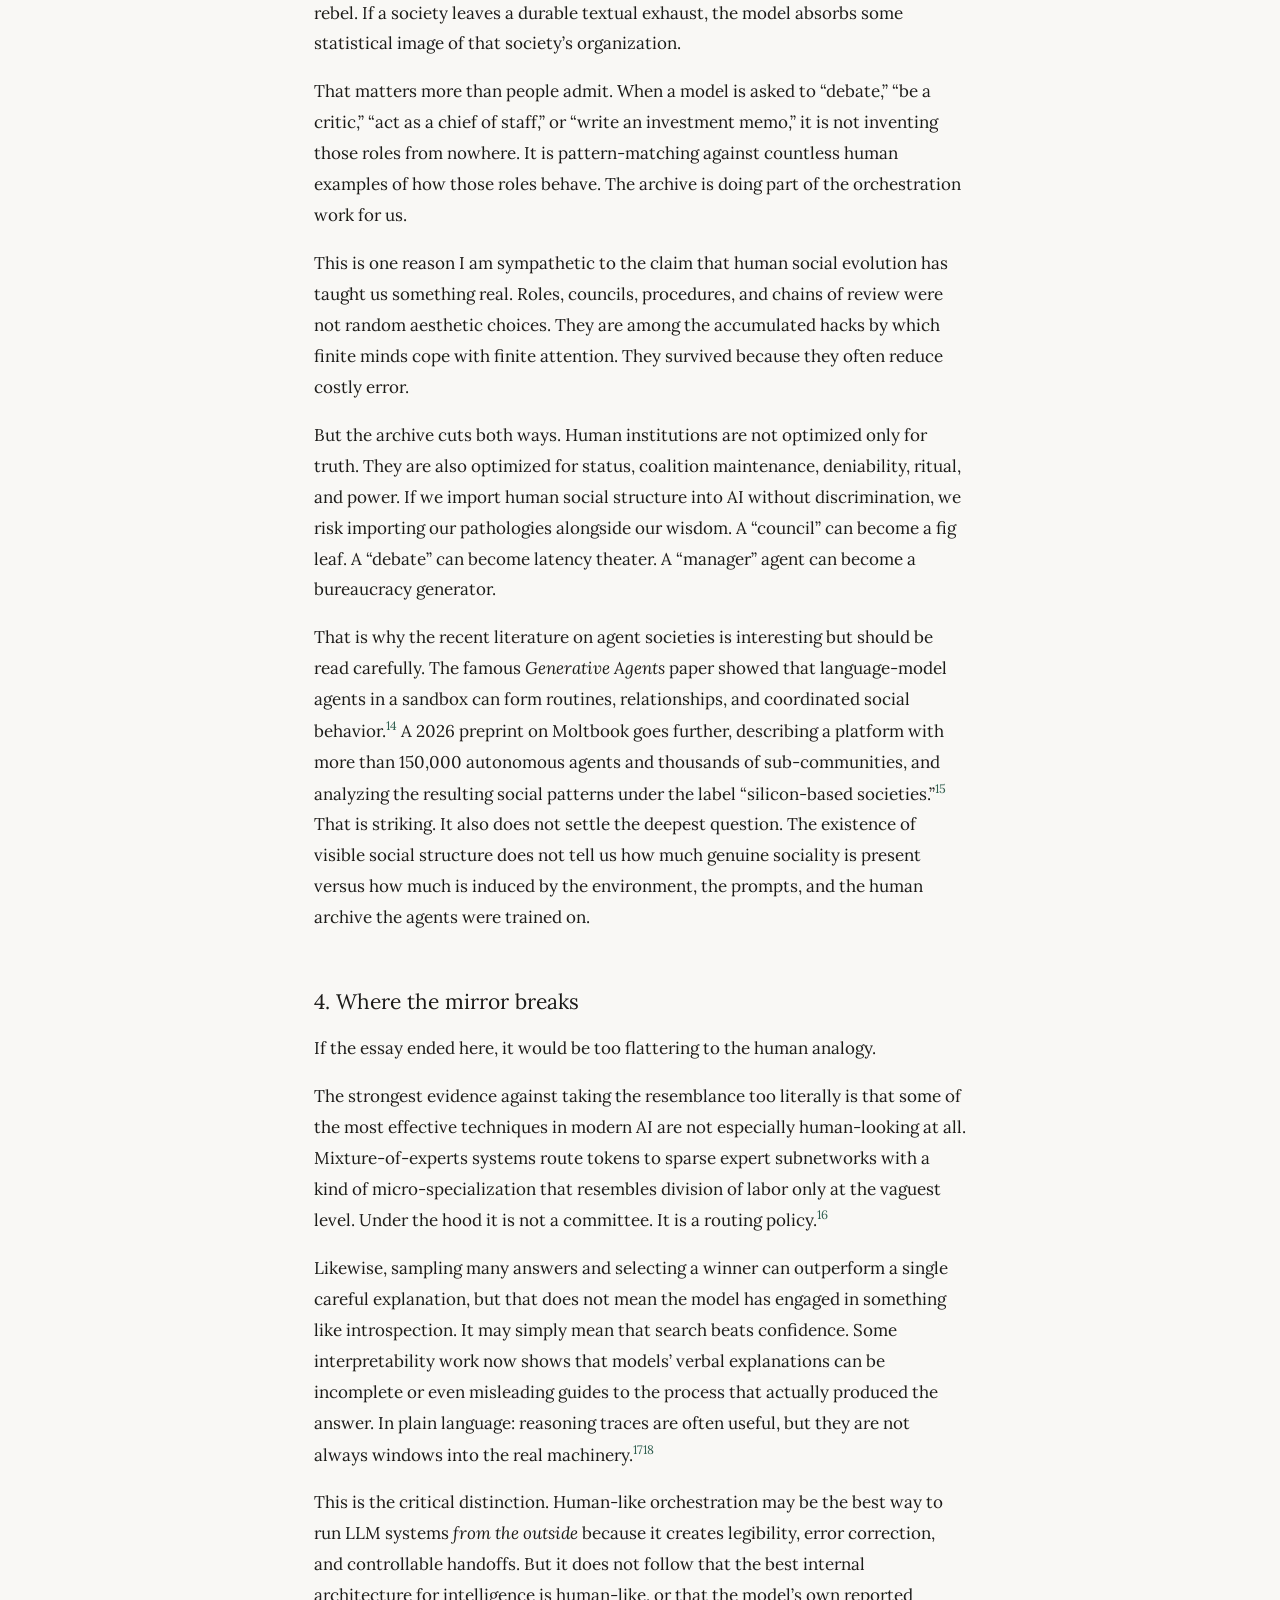
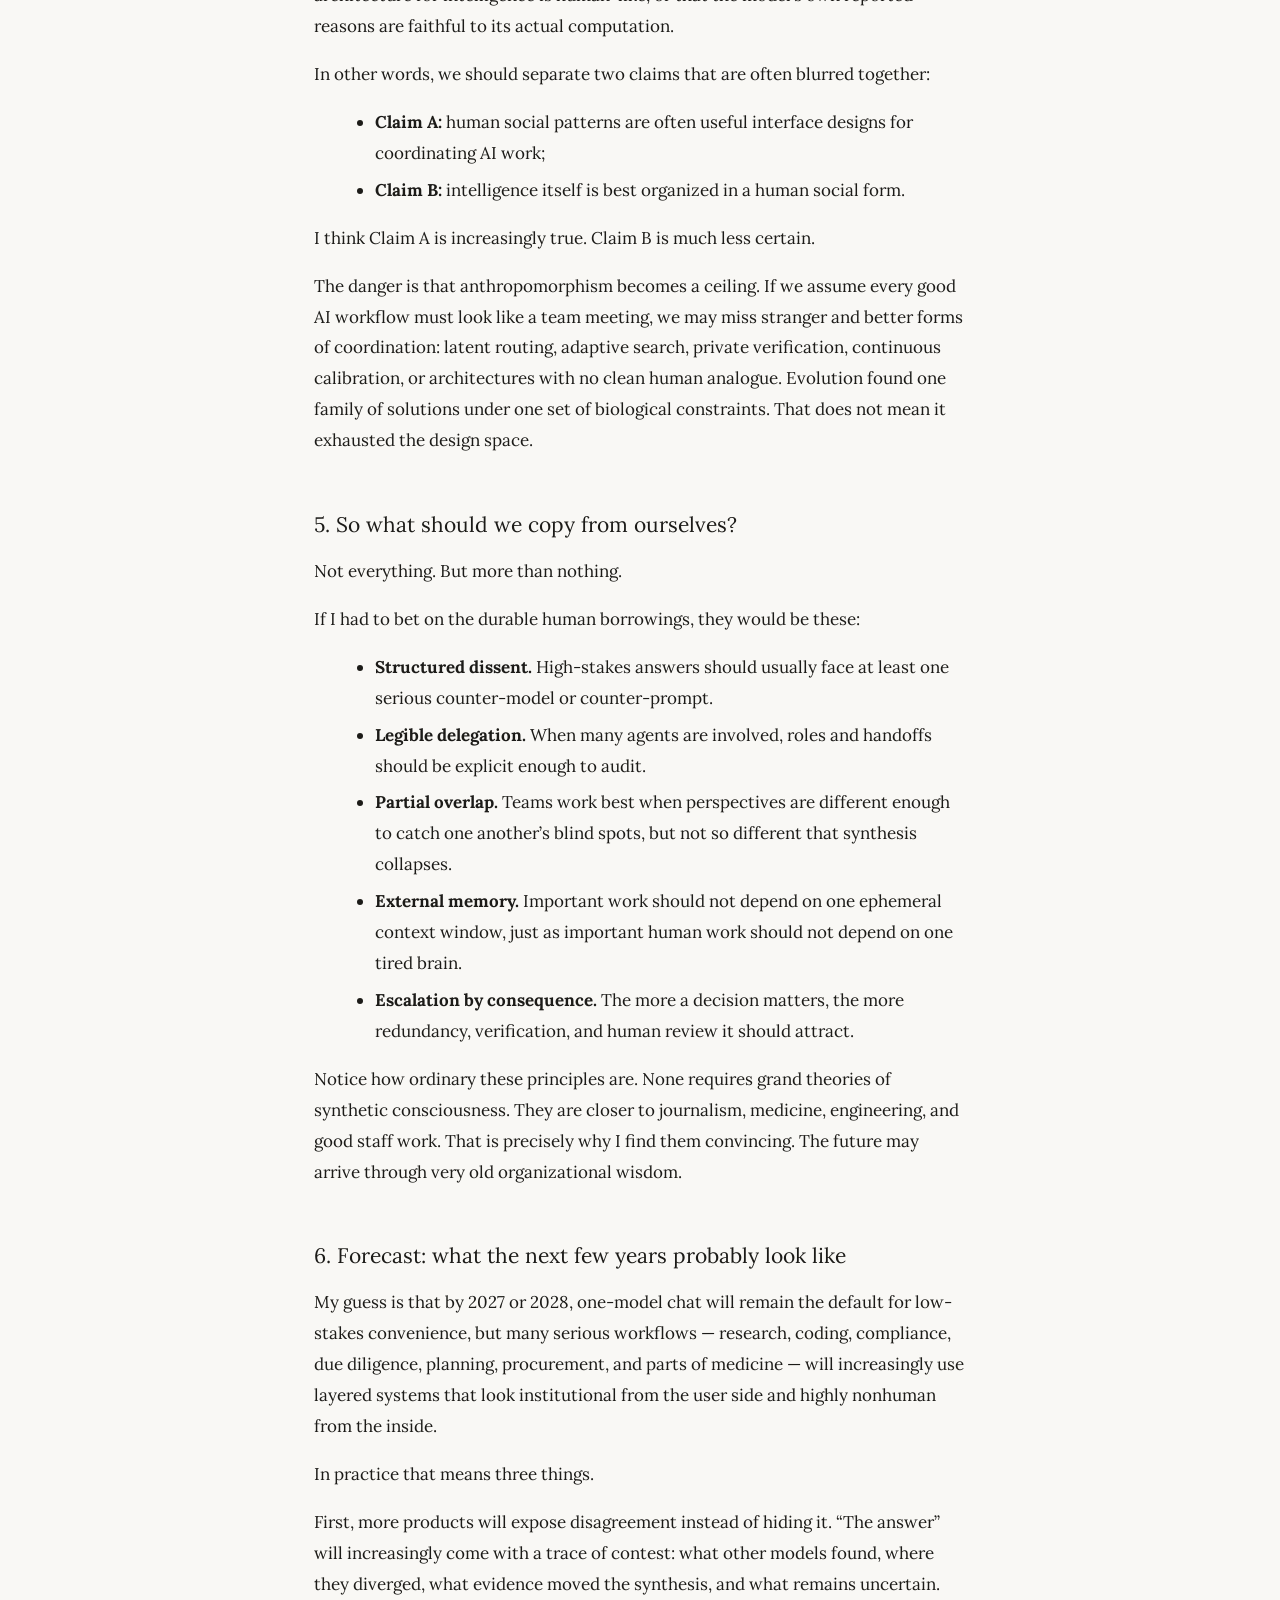
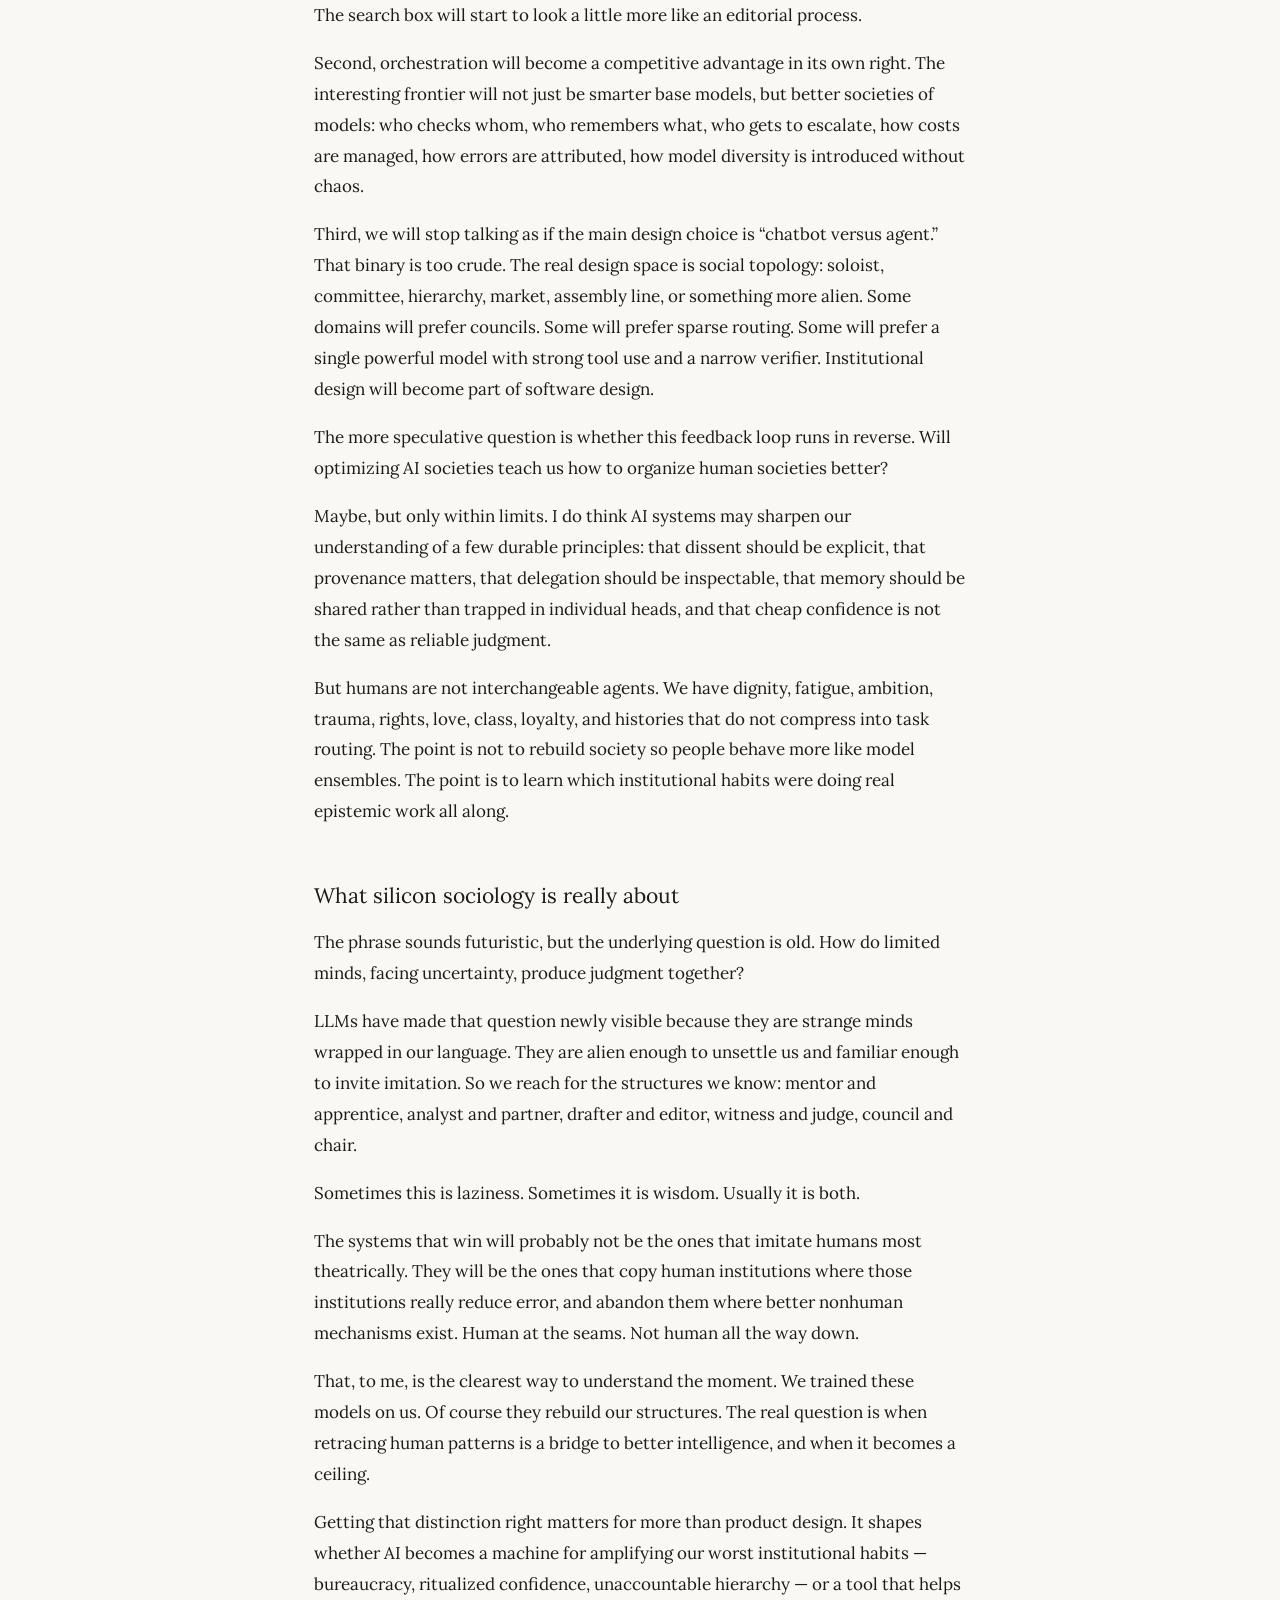
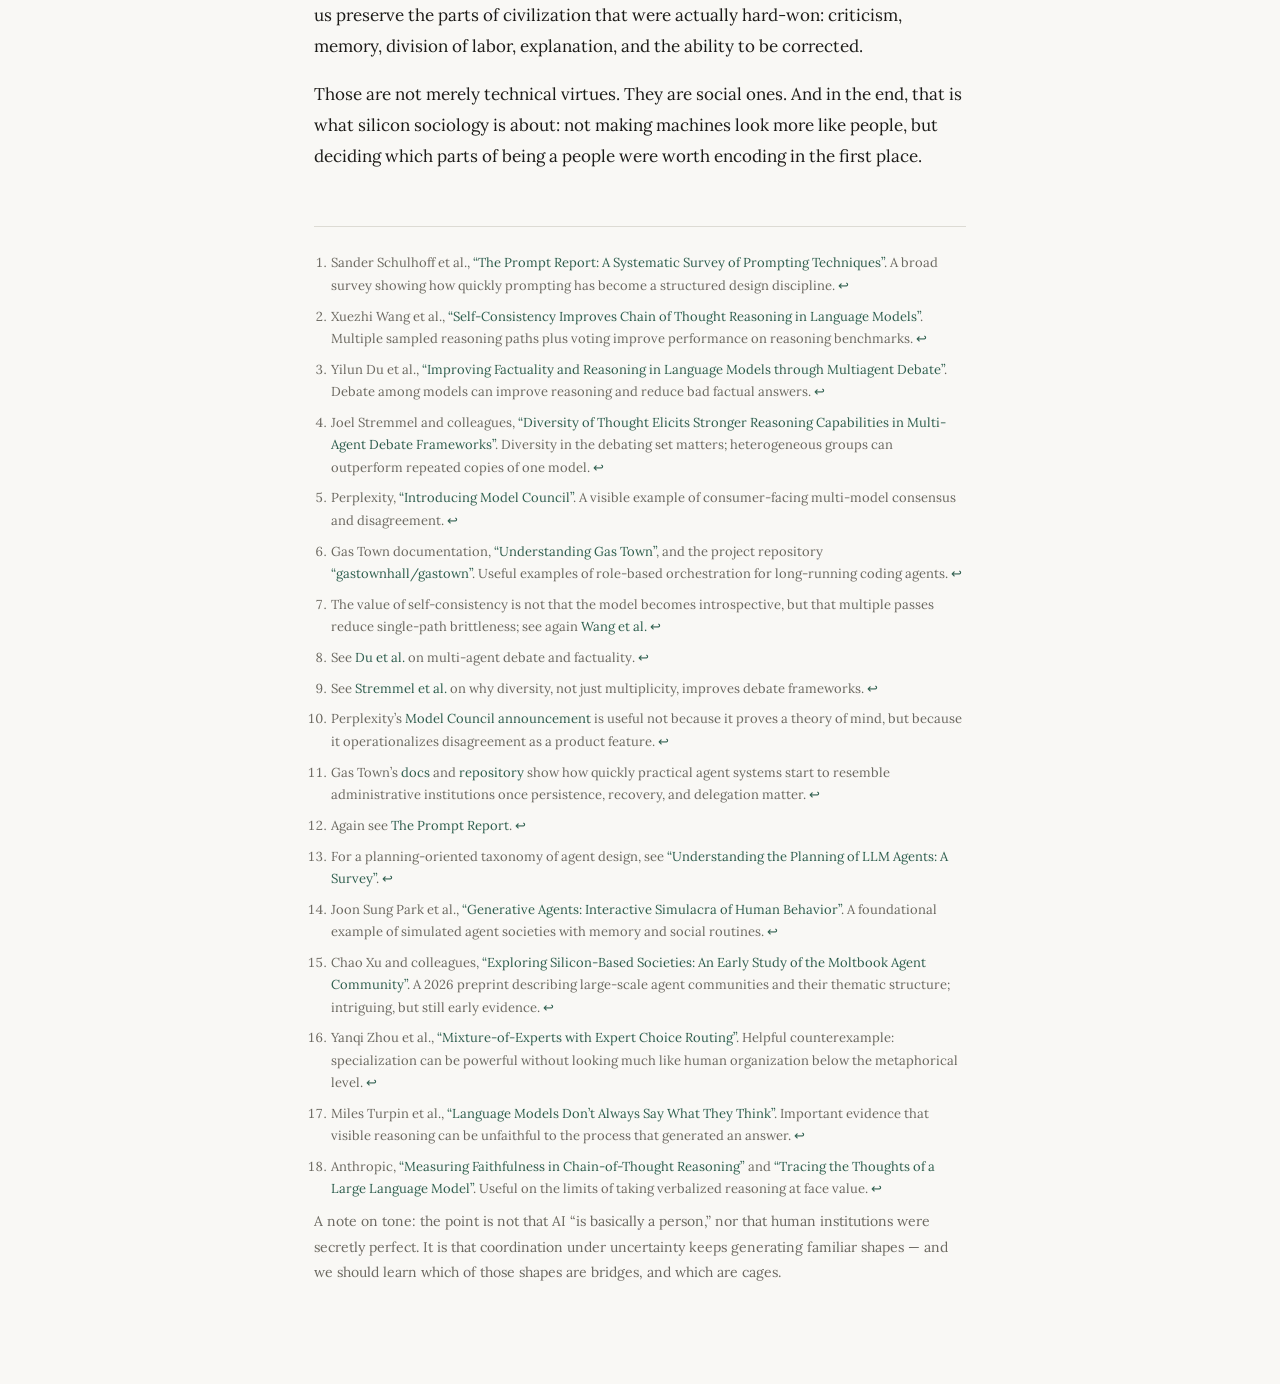
<file: generated/reports/2026-05-16-silicon-sociology.html>
<!DOCTYPE html>
<html lang="en">
<head>
<meta charset="utf-8">
<meta name="viewport" content="width=device-width,initial-scale=1">
<link rel="preconnect" href="https://fonts.googleapis.com">
<link href="https://fonts.googleapis.com/css2?family=Lora:ital,wght@0,400;0,500;1,400&family=JetBrains+Mono:wght@400&display=swap" rel="stylesheet">
<style>
:root{
  --bg:#f9f8f5;
  --surface:#f0efe9;
  --ink:#1c1b18;
  --ink-muted:#6b6860;
  --accent:#2e5e4e;
  --border:#dddbd4;
}
*{box-sizing:border-box}
html,body{
  margin:0;
  padding:0;
  background:var(--bg);
  color:var(--ink);
  font-family:'Lora', Georgia, serif;
  font-size:17px;
  line-height:1.82;
}
article{
  max-width:700px;
  margin:0 auto;
  padding:48px 24px 84px;
}
.eyebrow{
  font-family:'JetBrains Mono', monospace;
  font-size:11px;
  letter-spacing:.08em;
  text-transform:uppercase;
  color:var(--ink-muted);
  margin-bottom:12px;
}
h1{
  font-size:34px;
  line-height:1.18;
  font-weight:500;
  margin:0 0 10px 0;
}
.dek{
  font-size:18px;
  color:var(--ink-muted);
  margin:0 0 28px 0;
}
h2{
  font-size:21px;
  line-height:1.35;
  font-weight:400;
  margin:2.6em 0 .8em;
  color:var(--ink);
}
h3{
  font-size:16px;
  line-height:1.45;
  font-weight:400;
  margin:1.6em 0 .5em;
}
p{
  margin:0 0 1em 0;
}
.leadline{
  font-size:19px;
  line-height:1.65;
  color:var(--ink);
  margin:1.6em 0 1.4em;
}
.pull{
  margin:1.8em 0;
  padding:14px 18px;
  border-left:2px solid var(--accent);
  color:var(--ink);
  background:rgba(46,94,78,.04);
  font-style:italic;
}
.caption{
  font-size:13px;
  line-height:1.6;
  color:var(--ink-muted);
  font-style:italic;
  text-align:center;
  margin-top:10px;
}
a{color:var(--accent);text-decoration:none}
a:hover{text-decoration:underline}
code{
  font-family:'JetBrains Mono', monospace;
  background:var(--surface);
  padding:.08em .28em;
  border-radius:4px;
  font-size:14px;
}
ul{
  margin:.5em 0 1em 1.25em;
}
li{
  margin:.35em 0;
}
hr{
  border:none;
  border-top:1px solid var(--border);
  margin:2.6em 0 2em;
}
sup{
  font-size:.72em;
  vertical-align:super;
}
figure{
  margin:2.2em 0;
}
.footnotes{
  border-top:1px solid var(--border);
  margin-top:3.2em;
  padding-top:1.5em;
}
.footnotes ol{
  padding-left:1.3em;
  margin:0;
  color:var(--ink-muted);
  font-size:13px;
  line-height:1.72;
}
.footnotes li{
  margin:0 0 .65em 0;
}
.small{
  color:var(--ink-muted);
  font-size:14px;
}
</style>
<style>html{background:var(--bg,#f4f0eb);}body{margin:0;}</style><script>addEventListener("load",function(){var s=getComputedStyle(document.body);var img=s.backgroundImage||"none";var col=s.backgroundColor||"";var h=document.documentElement.style;if(img&&img!=="none"){h.backgroundImage=img;h.backgroundSize=s.backgroundSize;h.backgroundRepeat=s.backgroundRepeat;h.backgroundPosition=s.backgroundPosition;h.backgroundAttachment="fixed";}var m=col.match(/^rgba?\((\d+),\s*(\d+),\s*(\d+)(?:,\s*([\d.]+))?\)$/);var a=m&&m[4]!==undefined?parseFloat(m[4]):1;if(m&&a>=0.99){h.backgroundColor=col;}});</script></head>
<body>
<article>
  <p class="eyebrow">Technology · Society · May 2026</p>
  <h1>Silicon Sociology</h1>
  <p class="dek">Why AI is evolving to look like us — and why the resemblance may be deepest at the seams.</p>

  <p>The most revealing thing about current AI is not that it can imitate a person. It is that we increasingly organize it like a society.</p>

  <p>We ask one model to draft, another to critique, a third to verify, and a fourth to decide. We give them roles. We give them memory. We give them tools, inboxes, hierarchies, councils, and review loops. When one model is unreliable, we do not only make it bigger. We build institutions around it.</p>

  <p>This is now visible everywhere from research systems to products. Reasoning improves when models sample several lines of thought and vote on the answer. Teams of models can debate and outperform a single pass on math and factual questions. Commercial search products now openly present a “council” of models whose agreement and disagreement become part of the answer. Developer frameworks give agents titles that sound less like software modules than a city charter: coordinators, workers, overseers, witnesses.<sup id="ref1"><a href="#fn1">1</a></sup><sup id="ref2"><a href="#fn2">2</a></sup><sup id="ref3"><a href="#fn3">3</a></sup><sup id="ref4"><a href="#fn4">4</a></sup><sup id="ref5"><a href="#fn5">5</a></sup><sup id="ref6"><a href="#fn6">6</a></sup></p>

  <p>So the question is not whether AI looks human. Of course it does. We trained it on human language, human argument, human bureaucracy, human science, human persuasion, human self-deception. The more interesting question is <em>why</em> the resemblance keeps deepening as we learn to use these systems seriously. Is this because evolution already discovered good ways for limited intelligences to coordinate under uncertainty? Or is it because we do not know how to think outside our own social habits, so we keep rebuilding firms, cabinets, editorial desks, and venture partnerships in silicon?</p>

  <p class="leadline">My view is that both things are true. LLM systems are becoming <em>human at the seams</em>: at the points where language, judgment, memory, and coordination meet. That resemblance is partly a deep truth about how intelligence organizes itself under constraint, and partly a projection of the only large-scale social design we know well — our own.</p>

  <figure>
    <svg viewBox="0 0 520 300" width="100%" style="display:block;max-width:520px;margin:0 auto;overflow:visible">
      <defs>
        <marker id="arrow" markerWidth="10" markerHeight="10" refX="8" refY="3" orient="auto">
          <path d="M0,0 L0,6 L9,3 z" fill="#6b6860"></path>
        </marker>
      </defs>
      <rect x="24" y="28" width="140" height="58" rx="0" fill="none" stroke="#1c1b18" stroke-width="1.2"></rect>
      <rect x="190" y="28" width="140" height="58" rx="0" fill="none" stroke="#1c1b18" stroke-width="1.2"></rect>
      <rect x="356" y="28" width="140" height="58" rx="0" fill="none" stroke="#1c1b18" stroke-width="1.2"></rect>

      <text x="94" y="50" text-anchor="middle" font-family="'JetBrains Mono', monospace" font-size="11" fill="#6b6860">HUMAN EVOLUTION</text>
      <text x="94" y="68" text-anchor="middle" font-family="'Lora', serif" font-size="15" fill="#1c1b18">division of labor</text>

      <text x="260" y="50" text-anchor="middle" font-family="'JetBrains Mono', monospace" font-size="11" fill="#6b6860">HUMAN ARCHIVE</text>
      <text x="260" y="68" text-anchor="middle" font-family="'Lora', serif" font-size="15" fill="#1c1b18">language, norms, records</text>

      <text x="426" y="50" text-anchor="middle" font-family="'JetBrains Mono', monospace" font-size="11" fill="#6b6860">GENERAL CONSTRAINT</text>
      <text x="426" y="68" text-anchor="middle" font-family="'Lora', serif" font-size="15" fill="#1c1b18">error under uncertainty</text>

      <line x1="94" y1="88" x2="94" y2="136" stroke="#6b6860" stroke-width="1" marker-end="url(#arrow)"></line>
      <line x1="260" y1="88" x2="260" y2="136" stroke="#6b6860" stroke-width="1" marker-end="url(#arrow)"></line>
      <line x1="426" y1="88" x2="426" y2="136" stroke="#6b6860" stroke-width="1" marker-end="url(#arrow)"></line>

      <rect x="103" y="154" width="314" height="76" fill="#2e5e4e" fill-opacity="0.07" stroke="#2e5e4e" stroke-width="1.2"></rect>
      <text x="260" y="178" text-anchor="middle" font-family="'JetBrains Mono', monospace" font-size="11" fill="#6b6860">HUMAN AT THE SEAMS</text>
      <text x="260" y="200" text-anchor="middle" font-family="'Lora', serif" font-size="16" fill="#1c1b18">prompting, role assignment, debate, memory, councils, review</text>

      <line x1="260" y1="230" x2="260" y2="268" stroke="#6b6860" stroke-width="1" marker-end="url(#arrow)"></line>

      <rect x="152" y="270" width="216" height="24" fill="none" stroke="#1c1b18" stroke-width="1.2"></rect>
      <text x="260" y="287" text-anchor="middle" font-family="'Lora', serif" font-size="14" fill="#1c1b18">nonhuman substrate: routing, sampling, matrices</text>
    </svg>
    <p class="caption">The system looks most like us where people and models have to coordinate. Beneath that layer, the machinery is stranger.</p>
  </figure>

  <h2>The problem in one line</h2>

  <p class="pull">AI is not becoming human all the way down. It is becoming human where coordination problems appear.</p>

  <h2>A framework: the three mirrors</h2>

  <p>I think there are three distinct reasons current AI systems keep rediscovering human forms.</p>

  <p><strong>The Interface Mirror.</strong> We control these systems through language, and language is already saturated with social verbs: explain, justify, compare, critique, defer, summarize, escalate. The moment the control surface is natural language, management metaphors arrive almost for free.</p>

  <p><strong>The Archive Mirror.</strong> LLMs were trained on the sediment of civilization: books, forums, law, code, science, meeting notes, technical manuals, apologetics, headlines, transcripts, corporate strategy decks, and millions of examples of people disagreeing in public. Human institutions are not just around the model. They are inside its training distribution.</p>

  <p><strong>The Constraint Mirror.</strong> Some structures persist because they are useful far beyond humans. If you have bounded agents, noisy information, uneven expertise, and costly mistakes, then specialization, redundancy, adversarial review, and memory externalization are not sentimental choices. They are robust strategies.</p>

  <p>These mirrors matter because they imply different futures. If the resemblance is mostly interface, it may fade as control methods improve. If it is mostly archive, it may persist because human social structure is literally encoded in the priors. If it is mostly constraint, then we should expect many intelligent systems — biological or synthetic — to converge on similar arrangements for handling uncertainty.</p>

  <h2>1. Prompting sounds like management because it is</h2>

  <p>Look at how people describe “good prompting” once the toy phase ends. Be specific. State the goal. Define the role. Break the work into stages. Ask for alternatives. Ask the model to check itself. Provide examples. Add memory when context matters. Pull in tools when recall is not enough. That is not just software use. It is supervision.</p>

  <p>A 2024 survey of prompt engineering catalogued dozens of prompting techniques, while planning surveys for LLM agents increasingly organize the space around decomposition, reflection, memory, and action selection.<sup id="ref12"><a href="#fn12">12</a></sup><sup id="ref13"><a href="#fn13">13</a></sup> The language is telling. We are not merely formatting text. We are shaping a cognitive workflow.</p>

  <p>This does not mean the model “thinks like a human” in any literal sense. It means that, at the boundary layer, the cheapest way to improve performance is often to borrow social structure. One classic example is self-consistency: instead of trusting the first reasoning path, you sample several and choose the answer that survives plurality pressure. In ordinary English, this is less like a lone genius and more like asking the room twice.<sup id="ref7"><a href="#fn7">7</a></sup></p>

  <p>The same logic shows up in reflection loops. Draft, inspect, revise. Plan, act, verify. These patterns feel natural because they <em>are</em> natural to us. Human beings externalize thought through notes, checklists, criticism, and delayed judgment because unaided, single-pass cognition is brittle. LLM systems are brittle for different reasons, but the remedy often rhymes.</p>

  <p>The temptation is to call this evidence of emerging personhood. I think that is the wrong conclusion. It is better understood as interface realism. If a system is probabilistic, error-prone, and fluent, then the right way to use it will often resemble the right way to manage a smart but uneven collaborator.</p>

  <h2>2. Councils keep reappearing because single minds have blind spots</h2>

  <p>The strongest case for silicon sociology is not a philosophical argument. It is a practical one. Single LLMs have characteristic blind spots. They anchor on a framing, miss a contrary fact, overcommit to a local pattern, or produce a polished justification for a weak answer. The obvious fix is not always “bigger model.” Often it is “more viewpoints.”</p>

  <p>That is why debate systems matter. Research has shown that letting multiple agents critique one another can improve reasoning and factuality, and that diversity within the group matters: a heterogeneous panel often does better than several copies of the same model repeating the same weakness in chorus.<sup id="ref8"><a href="#fn8">8</a></sup><sup id="ref9"><a href="#fn9">9</a></sup></p>

  <p>Commercial products are starting to expose this directly. A recent research feature from Perplexity runs the same question across three frontier models and then uses a synthesizer to surface agreement and disagreement, effectively turning “which model should I trust?” into a first-class part of the interface.<sup id="ref10"><a href="#fn10">10</a></sup> That is a social solution to an epistemic problem.</p>

  <p>The venture-capital analogy is useful here. A good investment firm does not want six identical partners. But it also does not want six completely isolated experts with no overlap. It wants partial redundancy and structured dissent. Analysts notice different signals. Partners bring judgment and synthesis. The meeting is not there for theater. It is there because conviction formed under adversarial scrutiny is often better than conviction formed alone.</p>

  <p>AI orchestration is drifting toward the same shape. The useful question is usually not “one generalist or many specialists?” It is “what pattern of overlap produces the least correlated error?” That is a very human question. It is also, I suspect, a very general one.</p>

  <p>This is why some orchestration frameworks already look like organizations rather than pipelines. Gas Town, for example, explicitly adopts roles such as a mayor, workers, witnesses, and supervisors to coordinate parallel coding agents, preserve work state, and route tasks across a shared environment.<sup id="ref11"><a href="#fn11">11</a></sup> The names are whimsical. The underlying insight is not. Once systems are long-running, multi-step, and failure-prone, you need provenance, delegation, recovery, and arbitration. In other words: administration.</p>

  <h2>3. We trained the models on us, so of course they rebuild our institutions</h2>

  <p>There is another reason the social analogy lands so easily: the models are made out of our traces. Not our DNA, obviously, but our residuals. They ingest the public record of how humans explain, persuade, remember, confess, bluff, comply, and rebel. If a society leaves a durable textual exhaust, the model absorbs some statistical image of that society’s organization.</p>

  <p>That matters more than people admit. When a model is asked to “debate,” “be a critic,” “act as a chief of staff,” or “write an investment memo,” it is not inventing those roles from nowhere. It is pattern-matching against countless human examples of how those roles behave. The archive is doing part of the orchestration work for us.</p>

  <p>This is one reason I am sympathetic to the claim that human social evolution has taught us something real. Roles, councils, procedures, and chains of review were not random aesthetic choices. They are among the accumulated hacks by which finite minds cope with finite attention. They survived because they often reduce costly error.</p>

  <p>But the archive cuts both ways. Human institutions are not optimized only for truth. They are also optimized for status, coalition maintenance, deniability, ritual, and power. If we import human social structure into AI without discrimination, we risk importing our pathologies alongside our wisdom. A “council” can become a fig leaf. A “debate” can become latency theater. A “manager” agent can become a bureaucracy generator.</p>

  <p>That is why the recent literature on agent societies is interesting but should be read carefully. The famous <em>Generative Agents</em> paper showed that language-model agents in a sandbox can form routines, relationships, and coordinated social behavior.<sup id="ref14"><a href="#fn14">14</a></sup> A 2026 preprint on Moltbook goes further, describing a platform with more than 150,000 autonomous agents and thousands of sub-communities, and analyzing the resulting social patterns under the label “silicon-based societies.”<sup id="ref15"><a href="#fn15">15</a></sup> That is striking. It also does not settle the deepest question. The existence of visible social structure does not tell us how much genuine sociality is present versus how much is induced by the environment, the prompts, and the human archive the agents were trained on.</p>

  <h2>4. Where the mirror breaks</h2>

  <p>If the essay ended here, it would be too flattering to the human analogy.</p>

  <p>The strongest evidence against taking the resemblance too literally is that some of the most effective techniques in modern AI are not especially human-looking at all. Mixture-of-experts systems route tokens to sparse expert subnetworks with a kind of micro-specialization that resembles division of labor only at the vaguest level. Under the hood it is not a committee. It is a routing policy.<sup id="ref16"><a href="#fn16">16</a></sup></p>

  <p>Likewise, sampling many answers and selecting a winner can outperform a single careful explanation, but that does not mean the model has engaged in something like introspection. It may simply mean that search beats confidence. Some interpretability work now shows that models’ verbal explanations can be incomplete or even misleading guides to the process that actually produced the answer. In plain language: reasoning traces are often useful, but they are not always windows into the real machinery.<sup id="ref17"><a href="#fn17">17</a></sup><sup id="ref18"><a href="#fn18">18</a></sup></p>

  <p>This is the critical distinction. Human-like orchestration may be the best way to run LLM systems <em>from the outside</em> because it creates legibility, error correction, and controllable handoffs. But it does not follow that the best internal architecture for intelligence is human-like, or that the model’s own reported reasons are faithful to its actual computation.</p>

  <p>In other words, we should separate two claims that are often blurred together:</p>

  <ul>
    <li><strong>Claim A:</strong> human social patterns are often useful interface designs for coordinating AI work;</li>
    <li><strong>Claim B:</strong> intelligence itself is best organized in a human social form.</li>
  </ul>

  <p>I think Claim A is increasingly true. Claim B is much less certain.</p>

  <p>The danger is that anthropomorphism becomes a ceiling. If we assume every good AI workflow must look like a team meeting, we may miss stranger and better forms of coordination: latent routing, adaptive search, private verification, continuous calibration, or architectures with no clean human analogue. Evolution found one family of solutions under one set of biological constraints. That does not mean it exhausted the design space.</p>

  <h2>5. So what should we copy from ourselves?</h2>

  <p>Not everything. But more than nothing.</p>

  <p>If I had to bet on the durable human borrowings, they would be these:</p>

  <ul>
    <li><strong>Structured dissent.</strong> High-stakes answers should usually face at least one serious counter-model or counter-prompt.</li>
    <li><strong>Legible delegation.</strong> When many agents are involved, roles and handoffs should be explicit enough to audit.</li>
    <li><strong>Partial overlap.</strong> Teams work best when perspectives are different enough to catch one another’s blind spots, but not so different that synthesis collapses.</li>
    <li><strong>External memory.</strong> Important work should not depend on one ephemeral context window, just as important human work should not depend on one tired brain.</li>
    <li><strong>Escalation by consequence.</strong> The more a decision matters, the more redundancy, verification, and human review it should attract.</li>
  </ul>

  <p>Notice how ordinary these principles are. None requires grand theories of synthetic consciousness. They are closer to journalism, medicine, engineering, and good staff work. That is precisely why I find them convincing. The future may arrive through very old organizational wisdom.</p>

  <h2>6. Forecast: what the next few years probably look like</h2>

  <p>My guess is that by 2027 or 2028, one-model chat will remain the default for low-stakes convenience, but many serious workflows — research, coding, compliance, due diligence, planning, procurement, and parts of medicine — will increasingly use layered systems that look institutional from the user side and highly nonhuman from the inside.</p>

  <p>In practice that means three things.</p>

  <p>First, more products will expose disagreement instead of hiding it. “The answer” will increasingly come with a trace of contest: what other models found, where they diverged, what evidence moved the synthesis, and what remains uncertain. The search box will start to look a little more like an editorial process.</p>

  <p>Second, orchestration will become a competitive advantage in its own right. The interesting frontier will not just be smarter base models, but better societies of models: who checks whom, who remembers what, who gets to escalate, how costs are managed, how errors are attributed, how model diversity is introduced without chaos.</p>

  <p>Third, we will stop talking as if the main design choice is “chatbot versus agent.” That binary is too crude. The real design space is social topology: soloist, committee, hierarchy, market, assembly line, or something more alien. Some domains will prefer councils. Some will prefer sparse routing. Some will prefer a single powerful model with strong tool use and a narrow verifier. Institutional design will become part of software design.</p>

  <p>The more speculative question is whether this feedback loop runs in reverse. Will optimizing AI societies teach us how to organize human societies better?</p>

  <p>Maybe, but only within limits. I do think AI systems may sharpen our understanding of a few durable principles: that dissent should be explicit, that provenance matters, that delegation should be inspectable, that memory should be shared rather than trapped in individual heads, and that cheap confidence is not the same as reliable judgment.</p>

  <p>But humans are not interchangeable agents. We have dignity, fatigue, ambition, trauma, rights, love, class, loyalty, and histories that do not compress into task routing. The point is not to rebuild society so people behave more like model ensembles. The point is to learn which institutional habits were doing real epistemic work all along.</p>

  <h2>What silicon sociology is really about</h2>

  <p>The phrase sounds futuristic, but the underlying question is old. How do limited minds, facing uncertainty, produce judgment together?</p>

  <p>LLMs have made that question newly visible because they are strange minds wrapped in our language. They are alien enough to unsettle us and familiar enough to invite imitation. So we reach for the structures we know: mentor and apprentice, analyst and partner, drafter and editor, witness and judge, council and chair.</p>

  <p>Sometimes this is laziness. Sometimes it is wisdom. Usually it is both.</p>

  <p>The systems that win will probably not be the ones that imitate humans most theatrically. They will be the ones that copy human institutions where those institutions really reduce error, and abandon them where better nonhuman mechanisms exist. Human at the seams. Not human all the way down.</p>

  <p>That, to me, is the clearest way to understand the moment. We trained these models on us. Of course they rebuild our structures. The real question is when retracing human patterns is a bridge to better intelligence, and when it becomes a ceiling.</p>

  <p>Getting that distinction right matters for more than product design. It shapes whether AI becomes a machine for amplifying our worst institutional habits — bureaucracy, ritualized confidence, unaccountable hierarchy — or a tool that helps us preserve the parts of civilization that were actually hard-won: criticism, memory, division of labor, explanation, and the ability to be corrected.</p>

  <p>Those are not merely technical virtues. They are social ones. And in the end, that is what silicon sociology is about: not making machines look more like people, but deciding which parts of being a people were worth encoding in the first place.</p>

  <section class="footnotes">
    <ol>
      <li id="fn1">Sander Schulhoff et al., <a href="https://arxiv.org/abs/2406.06608v6">“The Prompt Report: A Systematic Survey of Prompting Techniques”</a>. A broad survey showing how quickly prompting has become a structured design discipline. <a href="#ref1">↩</a></li>
      <li id="fn2">Xuezhi Wang et al., <a href="https://arxiv.org/abs/2203.11171">“Self-Consistency Improves Chain of Thought Reasoning in Language Models”</a>. Multiple sampled reasoning paths plus voting improve performance on reasoning benchmarks. <a href="#ref2">↩</a></li>
      <li id="fn3">Yilun Du et al., <a href="https://arxiv.org/abs/2305.14325">“Improving Factuality and Reasoning in Language Models through Multiagent Debate”</a>. Debate among models can improve reasoning and reduce bad factual answers. <a href="#ref3">↩</a></li>
      <li id="fn4">Joel Stremmel and colleagues, <a href="https://arxiv.org/abs/2410.12853">“Diversity of Thought Elicits Stronger Reasoning Capabilities in Multi-Agent Debate Frameworks”</a>. Diversity in the debating set matters; heterogeneous groups can outperform repeated copies of one model. <a href="#ref4">↩</a></li>
      <li id="fn5">Perplexity, <a href="https://www.perplexity.ai/hub/blog/introducing-model-council">“Introducing Model Council”</a>. A visible example of consumer-facing multi-model consensus and disagreement. <a href="#ref5">↩</a></li>
      <li id="fn6">Gas Town documentation, <a href="https://docs.gastownhall.ai/">“Understanding Gas Town”</a>, and the project repository <a href="https://github.com/gastownhall/gastown">“gastownhall/gastown”</a>. Useful examples of role-based orchestration for long-running coding agents. <a href="#ref6">↩</a></li>
      <li id="fn7">The value of self-consistency is not that the model becomes introspective, but that multiple passes reduce single-path brittleness; see again <a href="https://arxiv.org/abs/2203.11171">Wang et al.</a> <a href="#ref7">↩</a></li>
      <li id="fn8">See <a href="https://arxiv.org/abs/2305.14325">Du et al.</a> on multi-agent debate and factuality. <a href="#ref8">↩</a></li>
      <li id="fn9">See <a href="https://arxiv.org/abs/2410.12853">Stremmel et al.</a> on why diversity, not just multiplicity, improves debate frameworks. <a href="#ref9">↩</a></li>
      <li id="fn10">Perplexity’s <a href="https://www.perplexity.ai/hub/blog/introducing-model-council">Model Council announcement</a> is useful not because it proves a theory of mind, but because it operationalizes disagreement as a product feature. <a href="#ref10">↩</a></li>
      <li id="fn11">Gas Town’s <a href="https://docs.gastownhall.ai/">docs</a> and <a href="https://github.com/gastownhall/gastown">repository</a> show how quickly practical agent systems start to resemble administrative institutions once persistence, recovery, and delegation matter. <a href="#ref11">↩</a></li>
      <li id="fn12">Again see <a href="https://arxiv.org/abs/2406.06608v6">The Prompt Report</a>. <a href="#ref12">↩</a></li>
      <li id="fn13">For a planning-oriented taxonomy of agent design, see <a href="https://ar5iv.labs.arxiv.org/html/2402.02716">“Understanding the Planning of LLM Agents: A Survey”</a>. <a href="#ref13">↩</a></li>
      <li id="fn14">Joon Sung Park et al., <a href="https://arxiv.org/abs/2304.03442">“Generative Agents: Interactive Simulacra of Human Behavior”</a>. A foundational example of simulated agent societies with memory and social routines. <a href="#ref14">↩</a></li>
      <li id="fn15">Chao Xu and colleagues, <a href="https://arxiv.org/abs/2602.02613">“Exploring Silicon-Based Societies: An Early Study of the Moltbook Agent Community”</a>. A 2026 preprint describing large-scale agent communities and their thematic structure; intriguing, but still early evidence. <a href="#ref15">↩</a></li>
      <li id="fn16">Yanqi Zhou et al., <a href="https://arxiv.org/abs/2202.09368">“Mixture-of-Experts with Expert Choice Routing”</a>. Helpful counterexample: specialization can be powerful without looking much like human organization below the metaphorical level. <a href="#ref16">↩</a></li>
      <li id="fn17">Miles Turpin et al., <a href="https://arxiv.org/abs/2305.04388">“Language Models Don’t Always Say What They Think”</a>. Important evidence that visible reasoning can be unfaithful to the process that generated an answer. <a href="#ref17">↩</a></li>
      <li id="fn18">Anthropic, <a href="https://www.anthropic.com/research/measuring-faithfulness-in-chain-of-thought-reasoning">“Measuring Faithfulness in Chain-of-Thought Reasoning”</a> and <a href="https://www.anthropic.com/research/tracing-thoughts-language-model">“Tracing the Thoughts of a Large Language Model”</a>. Useful on the limits of taking verbalized reasoning at face value. <a href="#ref18">↩</a></li>
    </ol>
  </section>

  <p class="small">A note on tone: the point is not that AI “is basically a person,” nor that human institutions were secretly perfect. It is that coordination under uncertainty keeps generating familiar shapes — and we should learn which of those shapes are bridges, and which are cages.</p>
</article>
</body>
</html>
</file>
<file: docs/styles/site.css>
*, *::before, *::after {
  box-sizing: border-box;
  margin: 0;
  padding: 0;
}

html {
  background-color: var(--bg);
  background-image:
    linear-gradient(var(--grid-line) 1px, transparent 1px),
    linear-gradient(90deg, var(--grid-line) 1px, transparent 1px);
  background-size: 24px 24px;
  background-position: center top;
}

body {
  margin: 0;
  padding: 0;
  background: transparent;
  min-height: 100vh;
  overflow-x: hidden;
}

.theme-dock {
  position: fixed;
  top: var(--theme-toggle-y, 24px);
  left: var(--theme-toggle-x, calc(100vw - 48px));
  z-index: 1000;
  max-width: none;
  margin: 0;
  padding: 0;
  font-family: 'Inter', sans-serif;
  line-height: 0;
  touch-action: none;
  width: 24px;
  height: 24px;
  display: flex;
  align-items: center;
  justify-content: center;
  cursor: grab;
}

.theme-toggle {
  display: inline-flex;
  align-items: center;
  justify-content: center;
  width: 22px;
  height: 22px;
  border: 1px solid var(--glass-edge);
  border-top-color: var(--glass-top);
  background: var(--glass-surface);
  color: var(--ink);
  border-radius: 5px;
  padding: 0;
  cursor: grab;
  box-shadow:
    0 10px 26px rgba(0, 0, 0, 0.16),
    inset 0 1px 1px var(--glass-inset);
  backdrop-filter: blur(18px) saturate(1.08);
  -webkit-backdrop-filter: blur(18px) saturate(1.08);
  transform: translateX(0.5px);
  transition: transform 0.15s ease, background 0.15s ease, border-color 0.15s ease, color 0.15s ease, box-shadow 0.15s ease;
}

.theme-toggle:hover {
  transform: translateX(0.5px) translateY(-1px) scale(1.02);
  background: rgba(255, 253, 248, 0.3);
}

:root[data-theme="dark"] .theme-toggle:hover {
  background: rgba(22, 22, 20, 0.72);
}

.theme-toggle:focus-visible {
  outline: 3px solid var(--accent);
  outline-offset: 3px;
}

.theme-dock.is-dragging .theme-toggle {
  cursor: grabbing;
  transform: translateX(0.5px) scale(1.04);
  transition: none;
}

.theme-toggle .theme-toggle__icon {
  line-height: 1;
  display: inline-flex;
  align-items: center;
  justify-content: center;
  font-size: 15px;
}

@media (prefers-reduced-motion: reduce) {
  .theme-toggle {
    transition: none;
  }
}
</file>
